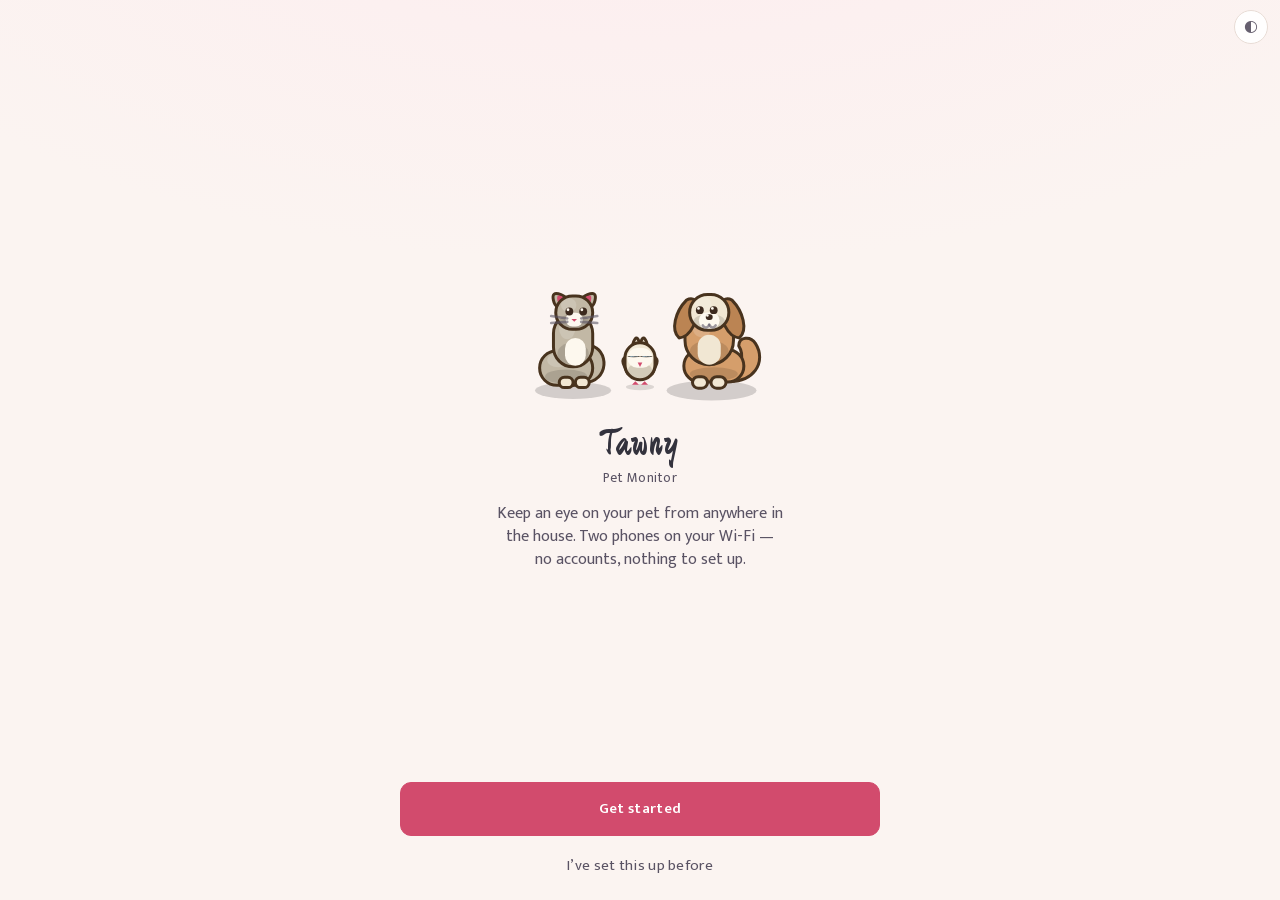
<file: Tawny/Web/index.html>
<!doctype html>
<html lang="en" data-i18n-doc-title="w_doc_title">
<head>
<meta charset="utf-8">
<meta name="viewport" content="width=device-width, initial-scale=1, viewport-fit=cover">
<meta name="theme-color" content="#fbf4f1" media="(prefers-color-scheme: light)">
<meta name="theme-color" content="#191410" media="(prefers-color-scheme: dark)">
<meta name="color-scheme" content="light dark">
<meta name="referrer" content="no-referrer">
<meta http-equiv="Content-Security-Policy" content="default-src 'none'; script-src 'self'; style-src 'self'; img-src 'self' data: blob:; media-src 'self' blob:; font-src 'self'; manifest-src 'self'; connect-src __TAWNY_CONNECT_SRC__; base-uri 'none'; form-action 'none'">
<meta name="mobile-web-app-capable" content="yes">
<meta name="apple-mobile-web-app-capable" content="yes">
<meta name="apple-mobile-web-app-status-bar-style" content="black-translucent">
<title>Tawny — Pet Monitor</title>
<link rel="icon" href="icon.svg" type="image/svg+xml">
<link rel="manifest" href="manifest.webmanifest">
<link rel="apple-touch-icon" href="icon-192.png">
<link rel="stylesheet" href="style.css">
</head>
<body>

<!-- ========================== WELCOME ==========================
     Every screen before the call is laid out the way the native shell lays
     one out (MainActivity: column() + mountCentered() + a pinned primary()):
     an optional app bar, one scrolling body, and the primary action parked in
     thumb reach at the bottom above the gesture inset. -->
<main id="welcome" class="screen app hero" tabindex="-1" hidden>
  <div class="screen-body">
   <div class="wrap">
  <!-- The cat, Tawny the owlet and the dog: drawn by scene.js, a port of the
       native PetSceneView. Tap one and it reacts. -->
  <canvas class="scene pet-scene" width="520" height="376" aria-hidden="true"></canvas>

  <header class="brand">
    <div>
      <h1 translate="no">Tawny</h1>
      <p class="sub" data-i18n="w_pet_monitor">Pet Monitor</p>
    </div>
  </header>

  <p class="welcome-lede" data-i18n="w_welcome_lede">Keep an eye on your pet from anywhere in the house.
    Two phones on your Wi-Fi — no accounts, nothing to set up.</p>
   </div>
  </div>

  <div class="screen-foot">
    <div class="wrap">
      <button id="welcome-go" class="wide primary" type="button" data-i18n="w_welcome_go">Get started</button>
      <button id="welcome-skip" class="linkbtn" type="button" data-i18n="w_welcome_skip">I’ve set this up before</button>
    </div>
  </div>
</main>

<!-- ======================= SETUP · ROLE ======================== -->
<main id="setup-role" class="screen app" tabindex="-1" hidden>
  <header class="appbar">
    <button id="setup-back" class="appbar-back" type="button" aria-label="Back" data-i18n-aria="w_back">
      <svg viewBox="0 0 24 24" aria-hidden="true"><path d="M15 4.5 7.8 12 15 19.5"/></svg>
    </button>
    <div class="appbar-titles">
      <h1 data-i18n="w_setup_title">This device</h1>
      <p class="appbar-sub" data-i18n="w_setup_sub">Which job is it doing?</p>
    </div>
    <span class="appbar-slot"></span>
  </header>

  <div class="screen-body">
   <div class="wrap">
    <div class="roles">
      <button id="setup-watcher" class="role-card big" type="button">
        <span class="role-critter" aria-hidden="true">
          <svg viewBox="0 0 64 64">
            <path d="M16 27 L12.5 7 L29 18 Z M48 27 L51.5 7 L35 18 Z"/>
            <circle cx="32" cy="35" r="18"/>
          </svg>
        </span>
        <span class="role-emoji" aria-hidden="true">
          <svg viewBox="0 0 48 48">
            <rect x="12" y="9" width="13" height="7" rx="3" fill="var(--acc)"/>
            <rect x="5" y="14" width="38" height="25" rx="6" fill="var(--acc)"/>
            <circle cx="24" cy="26.5" r="8" fill="var(--panel)"/>
            <circle cx="24" cy="26.5" r="4.2" fill="var(--acc)"/>
            <circle cx="21.6" cy="24.1" r="1.5" fill="var(--panel)"/>
            <circle cx="37" cy="19.5" r="1.8" fill="var(--panel)"/>
          </svg>
        </span>
        <span class="role-tag" data-i18n="w_role_monitor">The Monitor</span>
        <strong data-i18n="w_setup_monitor_line">Stays with your pet</strong>
        <em data-i18n="w_setup_monitor_blurb">Plug it in and point the camera. It sends video and sound, answers on
          its own, and shows a code for the Viewer to scan.</em>
        <span class="role-go" aria-hidden="true">
          <svg viewBox="0 0 24 24"><path d="M9 4.5 16.2 12 9 19.5"/></svg>
        </span>
      </button>

      <button id="setup-handheld" class="role-card big" type="button">
        <span class="role-critter" aria-hidden="true">
          <svg viewBox="0 0 64 64">
            <path d="M16 19 C 8 23 8 45 18 47 C 21 38 19 25 22 21 Z
                     M48 19 C 56 23 56 45 46 47 C 43 38 45 25 42 21 Z"/>
            <circle cx="32" cy="33" r="17"/>
          </svg>
        </span>
        <span class="role-emoji" aria-hidden="true">
          <svg viewBox="0 0 48 48">
            <rect x="13" y="4" width="22" height="40" rx="6" fill="var(--acc)"/>
            <rect x="16.5" y="9.5" width="15" height="26" rx="3" fill="var(--panel)"/>
            <rect x="20.5" y="39.2" width="7" height="2" rx="1" fill="var(--panel)"/>
            <circle cx="24" cy="6.6" r="1" fill="var(--panel)"/>
          </svg>
        </span>
        <span class="role-tag" data-i18n="w_role_viewer">The Viewer</span>
        <strong data-i18n="w_setup_viewer_line">Comes with you</strong>
        <em data-i18n="w_setup_viewer_blurb">See what the Monitor sees, listen in, hold to talk back, ring a chime,
          or save a snapshot.</em>
        <span class="role-go" aria-hidden="true">
          <svg viewBox="0 0 24 24"><path d="M9 4.5 16.2 12 9 19.5"/></svg>
        </span>
      </button>
    </div>

    <p id="setup-note" class="note" hidden></p>
   </div>
  </div>
</main>

<!-- ==================== SETUP · WATCHER QR ==================== -->
<main id="watch-pair" class="screen app" tabindex="-1" hidden>
  <header class="appbar">
    <button id="wp-back" class="appbar-back" type="button" aria-label="Back" data-i18n-aria="w_back">
      <svg viewBox="0 0 24 24" aria-hidden="true"><path d="M15 4.5 7.8 12 15 19.5"/></svg>
    </button>
    <div class="appbar-titles">
      <h1 data-i18n="w_role_monitor">The Monitor</h1>
      <p class="appbar-sub" data-i18n="w_wp_sub">Show this to the Viewer</p>
    </div>
    <span class="appbar-slot"></span>
  </header>

  <div class="screen-body">
   <div class="wrap center-text">
    <canvas id="wp-qr" class="qr" width="300" height="300"></canvas>

    <p id="wp-warn" class="warn" hidden></p>

    <p class="hint" data-i18n-rich="w_wp_hint">On the other phone, open Tawny, choose <b>The Viewer</b>,
      and point its camera at this code.</p>

    <div class="wp-share">
      <p class="wp-share-label" data-i18n="w_wp_share">Can’t scan? Send this link instead</p>
      <code id="wp-url" class="pair-url"></code>
      <button id="wp-copy" class="wide ghost" type="button" data-i18n="w_wp_copy">Copy pairing link</button>

      <details id="wp-relay" class="relay-hint" hidden>
        <summary data-i18n="w_relay_summary">Pairing with the Tawny app?</summary>
        <div class="relay-hint-body">
          <p data-i18n-rich="w_relay_body">The app can’t open a web link. On that phone, open Tawny, press and
            hold the version number at the bottom of the first screen, then choose
            <b>Servers</b> and paste this into <b>Rendezvous</b>.</p>
          <code id="wp-relay-addr" class="pair-url"></code>
          <button id="wp-relay-copy" class="wide ghost" type="button" data-i18n="w_relay_copy">Copy server address</button>
          <p class="fine" data-i18n="w_relay_fine">Both devices have to use the same server to find each other.</p>
        </div>
      </details>
    </div>

    <div class="wp-wait">
      <span class="spinner" aria-hidden="true"><i></i><i></i><i></i></span>
      <span id="wp-status" data-i18n="w_wp_waiting">Waiting for the Viewer</span>
    </div>
   </div>
  </div>

  <div class="screen-foot">
    <div class="wrap">
      <button id="wp-start" class="wide primary" type="button" data-i18n="w_wp_start">Start watching now</button>
      <button id="wp-later" class="linkbtn" type="button" data-i18n="w_wp_later">Set up later</button>
    </div>
  </div>
</main>

<!-- ========================== CHANNELS ========================== -->
<main id="channels" class="screen app" tabindex="-1" hidden>
  <header class="appbar">
    <img class="appbar-mark" src="icon.svg" alt="" width="30" height="30">
    <div class="appbar-titles">
      <h1 class="wordmark" translate="no">Tawny</h1>
      <p class="appbar-sub" data-i18n="w_pet_monitor">Pet Monitor</p>
    </div>
    <button id="ch-support" class="appbar-action appbar-heart" type="button" data-support
            aria-label="Support Tawny" title="Support Tawny"
            data-i18n-aria="w_support_title" data-i18n-title="w_support_title">
      <svg viewBox="0 0 24 24" aria-hidden="true"><path d="M12 20.3C6.2 16.1 3 12.9 3 9.3 3 6.6 5.1 4.6 7.6 4.6c1.8 0 3.3 1 4.4 2.5 1.1-1.5 2.6-2.5 4.4-2.5 2.5 0 4.6 2 4.6 4.7 0 3.6-3.2 6.8-9 11z"/></svg>
    </button>
    <button id="ch-add" class="appbar-action" type="button" aria-label="New channel"
            title="New channel" data-i18n-aria="w_ch_new" data-i18n-title="w_ch_new">
      <svg viewBox="0 0 24 24" aria-hidden="true"><path d="M12 5.5v13M5.5 12h13"/></svg>
    </button>
  </header>

  <div class="screen-body">
   <div class="wrap">
    <section class="block">
      <div class="block-head">
        <h2 data-i18n="w_ch_title">Channels</h2>
      </div>

      <ul id="ch-list" class="ch-list"></ul>

      <div id="ch-empty" class="empty-state" hidden>
        <svg class="doze" viewBox="0 0 160 110" aria-hidden="true">
          <ellipse class="doze-shadow" cx="80" cy="93" rx="46" ry="7"/>
          <g class="doze-cat">
            <path class="doze-body" d="M34 92 C 30 66 48 54 74 56 C 104 58 124 70 126 84 C 127 90 120 92 112 92 Z"/>
            <circle class="doze-head" cx="44" cy="66" r="17"/>
            <path class="doze-body" d="M32 54 L29 40 L42 50 Z M56 54 L59 40 L46 50 Z"/>
            <path class="doze-line" d="M36 68 q4 4 8 0" />
            <path class="doze-line" d="M48 68 q4 4 8 0" />
            <path class="doze-tail" d="M126 86 C 140 84 142 70 132 64"/>
          </g>
          <g class="doze-z">
            <text x="98" y="42" class="z1">z</text>
            <text x="112" y="30" class="z2">z</text>
            <text x="126" y="20" class="z3">z</text>
          </g>
        </svg>
        <p data-i18n="w_ch_empty_title">Nothing paired yet</p>
        <span data-i18n="w_ch_empty_body">Set up the phone that stays with your pet as The Monitor, then scan
          its pairing code on this one.</span>
        <button id="ch-empty-go" class="wide primary" type="button" data-i18n="w_ch_empty_go">Set this up</button>
      </div>
    </section>

    <section class="block">
      <div class="block-head"><h2 data-i18n="w_ch_join_title">Join a Monitor</h2></div>
      <p class="hint" data-i18n="w_ch_join_hint">Point your phone’s camera at the pairing code shown by The
        Monitor. It opens this page already set up.</p>
      <button id="ch-scan" class="wide" type="button" hidden data-i18n="w_scan_code">Scan pairing code</button>
    </section>

    <p id="ch-note" class="note" hidden></p>

    <footer class="fine">
    <span data-i18n="w_foot_private">Video and audio travel straight between your devices. The server only
    introduces the two phones to each other, and never gets the key that
    unlocks the picture.</span>
    <br>
    <span data-i18n="w_foot_free">Tawny is free and unlocks nothing for money — chipping in only helps pay the
    running costs.</span>

    <!-- One card into the Support sheet (tip.js). Ko-fi stays a plain link
         inside it: the official widget is a third-party <script> plus inline
         init, and this page shares the WebView with the TawnyNative bridge
         under `script-src 'self'` (SECURITY.md, "WebView hardening"). -->
    <button id="ch-support-card" class="support-card" type="button" data-support>
      <span class="support-card-ico" aria-hidden="true">
        <canvas class="pet-scene" data-cast="owlet" width="96" height="86"></canvas>
        <svg class="support-card-heart" viewBox="0 0 24 24"><path d="M12 20.3C6.2 16.1 3 12.9 3 9.3 3 6.6 5.1 4.6 7.6 4.6c1.8 0 3.3 1 4.4 2.5 1.1-1.5 2.6-2.5 4.4-2.5 2.5 0 4.6 2 4.6 4.7 0 3.6-3.2 6.8-9 11z"/></svg>
      </span>
      <span class="support-card-tt">
        <b data-i18n="w_support_title">Support Tawny</b>
        <span data-i18n="w_support_card_sub">Buy a coffee, or tip in Bitcoin</span>
      </span>
      <span class="support-card-go" aria-hidden="true"><svg viewBox="0 0 24 24"><path d="M9 4.5 16.2 12 9 19.5"/></svg></span>
    </button>
    <!-- Only where the host can keep settings (Tawny Desktop); Android has its
         own Servers screen behind the diagnostics hatch. -->
    <button id="ch-servers" class="servers-link" type="button" hidden data-i18n="w_srv_open">Servers (advanced)</button>
    </footer>
   </div>
  </div>
</main>

<!-- ============================ ROLE ============================ -->
<main id="role" class="screen app" tabindex="-1" hidden>
  <header class="appbar">
    <button id="role-back" class="appbar-back" type="button" aria-label="Back to channels" data-i18n-aria="w_back_channels">
      <svg viewBox="0 0 24 24" aria-hidden="true"><path d="M15 4.5 7.8 12 15 19.5"/></svg>
    </button>
    <div class="appbar-titles">
      <h1 id="role-name">Living room</h1>
      <p class="appbar-sub" data-i18n="w_role_sub">Pick this device’s job</p>
    </div>
    <span class="appbar-slot"></span>
  </header>

  <div class="screen-body">
   <div class="wrap">
    <div class="roles">
      <button id="pick-station" class="role-card" type="button">
        <span class="role-critter" aria-hidden="true">
          <svg viewBox="0 0 64 64">
            <path d="M16 27 L12.5 7 L29 18 Z M48 27 L51.5 7 L35 18 Z"/>
            <circle cx="32" cy="35" r="18"/>
          </svg>
        </span>
        <span class="role-emoji" aria-hidden="true">
          <svg viewBox="0 0 48 48">
            <rect x="12" y="9" width="13" height="7" rx="3" fill="var(--acc)"/>
            <rect x="5" y="14" width="38" height="25" rx="6" fill="var(--acc)"/>
            <circle cx="24" cy="26.5" r="8" fill="var(--panel)"/>
            <circle cx="24" cy="26.5" r="4.2" fill="var(--acc)"/>
            <circle cx="21.6" cy="24.1" r="1.5" fill="var(--panel)"/>
            <circle cx="37" cy="19.5" r="1.8" fill="var(--panel)"/>
          </svg>
        </span>
        <span class="role-tag" data-i18n="w_role_monitor">The Monitor</span>
        <strong data-i18n="w_role_monitor_line">Leave it with the pet</strong>
        <em data-i18n="w_role_monitor_blurb">Sends camera and microphone, answers on its own, plays chimes, and
          shows a pairing code for your phone.</em>
        <span class="role-go" aria-hidden="true">
          <svg viewBox="0 0 24 24"><path d="M9 4.5 16.2 12 9 19.5"/></svg>
        </span>
      </button>

      <button id="pick-viewer" class="role-card" type="button">
        <span class="role-critter" aria-hidden="true">
          <svg viewBox="0 0 64 64">
            <path d="M16 19 C 8 23 8 45 18 47 C 21 38 19 25 22 21 Z
                     M48 19 C 56 23 56 45 46 47 C 43 38 45 25 42 21 Z"/>
            <circle cx="32" cy="33" r="17"/>
          </svg>
        </span>
        <span class="role-emoji" aria-hidden="true">
          <svg viewBox="0 0 48 48">
            <rect x="13" y="4" width="22" height="40" rx="6" fill="var(--acc)"/>
            <rect x="16.5" y="9.5" width="15" height="26" rx="3" fill="var(--panel)"/>
            <rect x="20.5" y="39.2" width="7" height="2" rx="1" fill="var(--panel)"/>
            <circle cx="24" cy="6.6" r="1" fill="var(--panel)"/>
          </svg>
        </span>
        <span class="role-tag" data-i18n="w_role_viewer">The Viewer</span>
        <strong data-i18n="w_role_viewer_line">Keep it with you</strong>
        <em data-i18n="w_role_viewer_blurb">Watch and listen, hold to talk, ring a chime, save a snapshot.</em>
        <span class="role-go" aria-hidden="true">
          <svg viewBox="0 0 24 24"><path d="M9 4.5 16.2 12 9 19.5"/></svg>
        </span>
      </button>
    </div>

    <p id="role-note" class="note" hidden></p>
   </div>
  </div>
</main>

<!-- ============================ JOIN ============================ -->
<main id="join" class="screen app hero" tabindex="-1" hidden>
  <div class="screen-body">
   <div class="wrap center-text">
    <span class="join-seal" aria-hidden="true">
      <img class="join-mark" src="icon.svg" alt="" width="60" height="60">
    </span>
    <h1 class="hero-title" data-i18n="w_join_title">Pairing code accepted</h1>
    <p class="join-body"><span data-i18n="w_join_pre">You’re about to join</span>
      <b id="join-name">the monitor</b> <span data-i18n="w_join_post">as a Viewer.</span></p>
    <p id="join-note" class="warn" hidden></p>
   </div>
  </div>

  <div class="screen-foot">
    <div class="wrap">
      <button id="join-go" class="wide primary" type="button" data-i18n="w_join_go">Join now</button>
      <button id="join-cancel" class="wide ghost" type="button" data-i18n="w_not_now">Not now</button>
    </div>
  </div>
</main>

<!-- ============================ LIVE ============================ -->
<main id="live" class="screen" hidden>
  <div class="stage">
    <!-- The Viewer's zoom moves this layer; the picture inside keeps its turn. -->
    <div id="remote-zoom">
      <video id="remote" playsinline autoplay muted hidden></video>
    </div>
    <!-- Remote audio rides its own element: Android WebView will not reliably
         play an audio-only stream out of a hidden <video>. -->
    <audio id="remote-audio" autoplay></audio>
    <!-- The Watcher mounts one hidden <audio> per connected Handheld for
         talk-back; empty on the Handheld. -->
    <div id="peer-audio" hidden></div>

    <div id="loader" class="loader" role="status" aria-label="Connecting" data-i18n-aria="w_aria_connecting" hidden>
      <i></i><i></i><i></i><i></i><i></i>
    </div>

    <video id="local" playsinline autoplay muted hidden></video>

    <div id="rail" class="rail">
      <div class="rail-left">
        <span id="dot" class="dot"></span>
        <span id="statusline" data-i18n="w_status_connecting">Connecting</span>
      </div>
      <div id="meter" class="meter" role="img" aria-label="Sound level at the far end" data-i18n-aria="w_aria_sound_level"></div>
      <div class="rail-right">
        <!-- Monitor only, when its "Announce viewers" switch is on: says to
             anyone in the room that every phone that starts watching is
             announced with a sound. -->
        <span id="announcechip" hidden role="img" aria-label="Viewers are announced with a sound" data-i18n-aria="w_aria_announce">
          <svg viewBox="0 0 24 24" aria-hidden="true"><path d="M6 16.5V11a6 6 0 0 1 12 0v5.5l1.6 1.8H4.4Z"/><path d="M10 20.6a2.2 2.2 0 0 0 4 0"/></svg><b data-i18n="w_announce_chip">Announced</b>
        </span>
        <button id="peercount" class="tag-count" type="button" hidden aria-label="Phones watching" data-i18n-aria="w_aria_phones_watching">
          <svg viewBox="0 0 24 24" aria-hidden="true"><rect x="6" y="2.5" width="12" height="19" rx="2.6"/><line x1="10.5" y1="18.4" x2="13.5" y2="18.4"/></svg><b></b>
        </button>
        <span id="peerlabel" class="tag-device" hidden></span>
        <!-- Handheld only: the Monitor's live battery, mirrored as it changes. -->
        <span id="battchip" class="tag-batt" hidden>
          <svg viewBox="0 0 30 14" aria-hidden="true" class="batt-ico">
            <rect x="1" y="2" width="24" height="10" rx="2.4" fill="none" stroke="currentColor" stroke-width="1.5"/>
            <rect x="26" y="4.6" width="2.6" height="4.8" rx="1" fill="currentColor"/>
            <rect class="batt-fill" x="3" y="4" width="20" height="6" rx="1" fill="currentColor"/>
          </svg>
          <svg viewBox="0 0 24 24" aria-hidden="true" class="batt-bolt"><path d="M13 2 5 13.5h5.5L9 22l9-12h-6l1-8Z" fill="currentColor"/></svg>
          <b class="batt-pct"></b>
        </span>
        <!-- Kept only so older references resolve: the safety code no longer
             sits in the rail, it is the first-connection card and nothing else. -->
        <span id="sas-chip" hidden></span>
        <span id="channel"></span>
      </div>
    </div>

    <!-- One centred message over the video. Two overlays fighting for the same
         spot is how the SAS card ended up on top of the picture-in-picture. -->
    <div id="stage-note" class="stage-note" hidden>
      <strong id="stage-note-title"></strong>
      <span id="stage-note-body"></span>
    </div>

    <div id="talkflag" class="talkflag" data-i18n="w_listening_to_you" hidden>Listening to you</div>

    <!-- Lens selector — shown when the monitor has multiple cameras -->
    <div id="lens-bar" class="lens-bar" hidden></div>
    <!-- Zoom level indicator — appears during pinch, fades out -->
    <div id="zoom-chip" class="zoom-chip" hidden></div>

    <!-- Hold-to-talk: a floating key of its own, big enough for a thumb to
         hold without hunting for it — see the .talk-fab note in style.css
         for why this moved out of the control row. Viewer only; CSS keys
         its visibility off #live[data-role]. -->
    <button id="btn-talk" class="talk-fab" type="button" aria-label="Hold to talk" data-i18n-aria="w_hold_to_talk">
      <svg class="talk-mic" viewBox="0 0 24 24" fill="none" stroke="currentColor" stroke-width="2" stroke-linecap="round" stroke-linejoin="round" aria-hidden="true"><rect x="9" y="3" width="6" height="11" rx="3"/><path d="M6 11a6 6 0 0 0 12 0"/><path d="M12 17v4M9 21h6"/></svg>
      <span class="talk-state" data-i18n="w_hold_to_talk">Hold to talk</span>
    </button>

    <div id="sas" class="sas" hidden>
      <!-- Replaced from app.js before this card is ever shown: the Monitor is
           asking about one named phone, a Handheld about its own connection. -->
      <p id="sas-note" data-i18n="w_sas_note_default">Check this code matches the one on the other phone:</p>
      <strong id="sas-code" class="sas-code"></strong>
      <div class="sas-actions">
        <button id="sas-ok" type="button" class="wide primary" data-i18n="w_sas_looks_right">Looks right</button>
        <button id="sas-no" type="button" class="wide ghost" data-i18n="w_sas_disconnect">Disconnect</button>
      </div>
    </div>
  </div>

  <nav id="controls-viewer" class="controls" hidden>
    <button id="btn-chime" class="ctl" type="button">
      <span class="ico"><svg viewBox="0 0 24 24" fill="none" stroke="currentColor" stroke-width="2" stroke-linecap="round" stroke-linejoin="round"><path d="M6 16V11a6 6 0 0 1 12 0v5l2 3H4l2-3Z"/><path d="M10 20a2 2 0 0 0 4 0"/></svg></span>
      <span data-i18n="w_ctl_chime">Chime</span>
    </button>
    <button id="btn-torch" class="ctl" type="button" aria-pressed="false">
      <span class="ico"><svg viewBox="0 0 24 24" fill="none" stroke="currentColor" stroke-width="2" stroke-linecap="round" stroke-linejoin="round"><path d="M8 5.6h8l-1.3 3.8H9.3L8 5.6Z"/><path d="M9.3 9.4h5.4v10.2a1.8 1.8 0 0 1-1.8 1.8h-1.8a1.8 1.8 0 0 1-1.8-1.8V9.4Z"/><path d="M9.7 13.4h4.6"/><g class="beam"><path d="M12 3.4V1.6"/><path d="M6.9 4.5 5.7 3"/><path d="m17.1 4.5 1.2-1.5"/></g></svg></span>
      <span data-i18n="w_ctl_light">Light</span>
    </button>
    <button id="btn-mute-viewer" class="ctl" type="button" aria-pressed="false">
      <span class="ico"><svg viewBox="0 0 24 24" fill="none" stroke="currentColor" stroke-width="2" stroke-linecap="round" stroke-linejoin="round"><path d="M4 9v6h4l5 4V5L8 9H4Z"/><line class="slash" x1="3" y1="3" x2="21" y2="21"/></svg></span>
      <span data-i18n="w_ctl_mute_listen">Mute</span>
    </button>
    <button id="btn-cam" class="ctl" type="button">
      <span class="ico"><svg viewBox="0 0 24 24" fill="none" stroke="currentColor" stroke-width="2" stroke-linecap="round" stroke-linejoin="round"><rect x="3" y="6" width="13" height="12" rx="2"/><path d="m16 10.5 5-2.5v8l-5-2.5"/></svg></span>
      <span data-i18n="w_ctl_my_camera">My camera</span>
    </button>
    <button id="btn-snap" class="ctl" type="button">
      <span class="ico"><svg viewBox="0 0 24 24" fill="none" stroke="currentColor" stroke-width="2" stroke-linecap="round" stroke-linejoin="round"><path d="M4 8h3l1.5-2h7L18 8h2a1 1 0 0 1 1 1v9a1 1 0 0 1-1 1H4a1 1 0 0 1-1-1V9a1 1 0 0 1 1-1Z"/><circle cx="12" cy="13" r="3.5"/></svg></span>
      <span data-i18n="w_ctl_snapshot">Snapshot</span>
    </button>
    <button id="btn-video" class="ctl" type="button" aria-pressed="false">
      <span class="ico"><svg viewBox="0 0 24 24" fill="none" stroke="currentColor" stroke-width="2" stroke-linecap="round" stroke-linejoin="round"><circle cx="12" cy="12" r="9.5"/><circle class="rec-dot" cx="12" cy="12" r="6.5" fill="currentColor" stroke="none"/></svg></span>
      <span data-i18n="w_ctl_record">Record</span>
    </button>
    <button id="btn-leave" class="ctl danger" type="button">
      <span class="ico"><svg viewBox="0 0 24 24" fill="currentColor" stroke="none"><path transform="rotate(135 12 12)" d="M12 9c-2.4 0-4.7.37-6.86 1.05-.9.28-1.53 1.09-1.62 2.02l-.15 1.52a1.5 1.5 0 0 0 1.02 1.57l2.53.84a1.5 1.5 0 0 0 1.9-.98l.5-1.6c1.98-.6 4.42-.6 6.4 0l.5 1.6a1.5 1.5 0 0 0 1.9.98l2.53-.84a1.5 1.5 0 0 0 1.02-1.57l-.15-1.52c-.09-.93-.72-1.74-1.62-2.02A23.2 23.2 0 0 0 12 9Z"/></svg></span>
      <span data-i18n="w_ctl_hang_up">Hang up</span>
    </button>
  </nav>

  <nav id="controls-station" class="controls" hidden>
    <button id="btn-flip" class="ctl" type="button">
      <span class="ico"><svg viewBox="0 0 24 24" fill="none" stroke="currentColor" stroke-width="2" stroke-linecap="round" stroke-linejoin="round"><rect x="3" y="7" width="18" height="13" rx="2"/><circle cx="12" cy="13.5" r="3"/><path d="M9 4h6"/><path d="M15.5 12.5a3.5 3.5 0 0 0-6-2M8.5 14.5a3.5 3.5 0 0 0 6 2"/></svg></span>
      <span data-i18n="w_ctl_flip_camera">Flip camera</span>
    </button>
    <button id="btn-mute" class="ctl" type="button">
      <span class="ico"><svg viewBox="0 0 24 24" fill="none" stroke="currentColor" stroke-width="2" stroke-linecap="round" stroke-linejoin="round"><rect x="9" y="3" width="6" height="11" rx="3"/><path d="M6 11a6 6 0 0 0 12 0"/><path d="M12 17v4M9 21h6"/><line class="slash" x1="4" y1="3.5" x2="20" y2="20.5"/></svg></span>
      <span data-i18n="w_ctl_mute_mic">Mute mic</span>
    </button>
    <button id="btn-dim" class="ctl" type="button">
      <span class="ico"><svg viewBox="0 0 24 24" fill="none" stroke="currentColor" stroke-width="2" stroke-linecap="round" stroke-linejoin="round"><path d="M20 13A8 8 0 1 1 11 4a6 6 0 0 0 9 9Z"/></svg></span>
      <span data-i18n="w_ctl_dim_screen">Dim screen</span>
    </button>
    <button id="btn-stop" class="ctl danger" type="button">
      <span class="ico"><svg viewBox="0 0 24 24" fill="currentColor" stroke="none"><path transform="rotate(135 12 12)" d="M12 9c-2.4 0-4.7.37-6.86 1.05-.9.28-1.53 1.09-1.62 2.02l-.15 1.52a1.5 1.5 0 0 0 1.02 1.57l2.53.84a1.5 1.5 0 0 0 1.9-.98l.5-1.6c1.98-.6 4.42-.6 6.4 0l.5 1.6a1.5 1.5 0 0 0 1.9.98l2.53-.84a1.5 1.5 0 0 0 1.02-1.57l-.15-1.52c-.09-.93-.72-1.74-1.62-2.02A23.2 23.2 0 0 0 12 9Z"/></svg></span>
      <span data-i18n="w_ctl_end_call">End call</span>
    </button>
  </nav>

  <div id="chimes" class="chimes" hidden>
    <button type="button" data-sound="bark" data-i18n="w_chime_bark">Dog toy</button>
    <button type="button" data-sound="pspsps" data-i18n="w_chime_pspsps">Psp psp psp</button>
    <button type="button" data-sound="meow" data-i18n="w_chime_meow">Meow</button>
    <button type="button" data-sound="goodboy" data-i18n="w_chime_goodboy">Good boy</button>
    <button type="button" data-sound="bell" data-i18n="w_chime_bell">Bell</button>
  </div>
</main>

<!-- ========================== PAIRING ===========================
     The three sheets below slide up from the bottom edge behind a fading
     scrim, the way a phone presents a modal — see openSheet()/closeSheet()
     in app.js and the `.sheet` block in style.css. -->
<div id="pair" class="sheet" hidden>
  <div class="sheet-card" role="dialog" aria-modal="true" aria-labelledby="pair-title">
    <span class="sheet-grip" aria-hidden="true"></span>
    <h2 id="pair-title" data-i18n="w_pair_title">Pair a Viewer</h2>
    <p class="hint"><span data-i18n="w_pair_hint">Point your phone’s camera at this code. It opens Tawny
      already joined to</span> <b id="pair-name"></b>.</p>

    <canvas id="qr" class="qr" width="300" height="300"></canvas>

    <p id="pair-expiry" class="hint"></p>

    <label class="field">
      <span data-i18n="w_pair_profile">Address the Viewer will use</span>
      <select id="pair-profile"></select>
    </label>

    <div id="pair-custom-wrap" class="field" hidden>
      <span id="pair-custom-label" data-i18n="w_pair_address">Address</span>
      <input id="pair-custom" aria-labelledby="pair-custom-label" type="url" inputmode="url" autocomplete="off" spellcheck="false" autocapitalize="off"
             placeholder="https://tawny.example.net">
    </div>

    <p id="pair-warn" class="warn" hidden></p>

    <code id="pair-url" class="pair-url"></code>

    <details id="pair-relay" class="relay-hint" hidden>
      <summary data-i18n="w_relay_summary">Pairing with the Tawny app?</summary>
      <div class="relay-hint-body">
        <p data-i18n-rich="w_relay_body">The app can’t open a web link. On that phone, open Tawny, press and
          hold the version number at the bottom of the first screen, then choose
          <b>Servers</b> and paste this into <b>Rendezvous</b>.</p>
        <code id="pair-relay-addr" class="pair-url"></code>
        <button id="pair-relay-copy" class="wide ghost" type="button" data-i18n="w_relay_copy">Copy server address</button>
        <p class="fine" data-i18n="w_relay_fine">Both devices have to use the same server to find each other.</p>
      </div>
    </details>

    <div class="sheet-actions">
      <button id="pair-copy" class="wide ghost" type="button" data-i18n="w_pair_copy">Copy link</button>
      <button id="pair-close" class="wide" type="button" data-i18n="w_done">Done</button>
    </div>
  </div>
</div>

<!-- ========================= UPDATE BOARD =======================
     Once per version, after an update: a glowing hero (the icon on slow
     rays, the version on a tag), the changes that matter most as cards, what
     the update kept, "Let's go", the changelog, and a quiet line about
     support. Filled from `release` in config.json, which each platform writes
     for itself (Tawny Docker's whatsnew.json). The Android app and the native
     Desktop draw their own (MainActivity.showWhatsNew, WhatsNewSheet). -->
<div id="whatsnew" class="sheet whatsnew" hidden>
  <canvas id="wn-confetti" class="wn-confetti" aria-hidden="true"></canvas>
  <div class="sheet-card wn-card" role="dialog" aria-modal="true" aria-labelledby="wn-title" aria-describedby="wn-eyebrow">
    <div class="wn-hero" aria-hidden="true">
      <span class="wn-glow"><span class="wn-rays"></span></span>
      <img class="wn-medal" src="icon.svg" alt="">
      <span id="wn-tag" class="wn-tag"></span>
    </div>
    <p id="wn-eyebrow" class="sr-only"></p>
    <h2 id="wn-title" class="wn-title" data-i18n="w_whatsnew_title">Tawny just got better</h2>
    <p class="wn-sub" data-i18n="w_whatsnew_sub">Here’s what’s new for you and your pet.</p>
    <ul id="wn-notes" class="wn-notes"></ul>
    <p id="wn-kept" class="wn-kept" hidden>
      <svg viewBox="0 0 24 24" aria-hidden="true"><path d="m4 12.5 5 5L20 6.5"/></svg><span></span>
    </p>
    <div class="sheet-actions">
      <button id="wn-done" class="wide primary" type="button" data-i18n="w_whatsnew_done">Let’s go</button>
    </div>
    <a id="wn-changelog" class="wn-changelog" href="#" target="_blank" rel="noopener noreferrer">
      <span data-i18n="w_whatsnew_changelog">See everything that changed</span> ↗</a>
    <p class="wn-thanks"><span data-i18n="w_whatsnew_thanks">Tawny stays free because of people like you.</span>
      <button id="wn-support" class="wn-support" type="button" data-support data-i18n="w_support_title">Support Tawny</button></p>
  </div>
</div>

<!-- ========================= TIP IN BITCOIN =====================
     Opened by every "Tip in Bitcoin" button (tip.js). Pick an amount, scan or
     open the invoice; when its zap receipt shows up the sheet says thank you. -->
<div id="tip" class="sheet" hidden>
  <div class="sheet-card tip-card" role="dialog" aria-modal="true" aria-labelledby="hub-title">
    <span class="sheet-grip" aria-hidden="true"></span>
    <div id="tip-hub" class="tip-hub">
      <!-- The welcome trio, live on a stage of their own: tap one and it does
           its thing. -->
      <div class="hub-stage">
        <canvas class="pet-scene hub-scene" width="520" height="376" aria-hidden="true"></canvas>
      </div>
      <h2 id="hub-title" data-i18n="w_support_title">Support Tawny</h2>
      <p class="hub-intro" data-i18n="w_support_intro">Tawny is free, has no ads and doesn’t collect anything about you. If you enjoy it, you can help keep it that way.</p>
      <!-- Two picture-first cards, side by side: a plate with the drawing,
           then a title and one line beneath. -->
      <div class="hub-rows">
        <a class="hub-card hub-kofi" href="https://ko-fi.com/tawnyone" target="_blank" rel="noopener noreferrer">
          <span class="hub-plate" aria-hidden="true">
            <svg class="hub-art" viewBox="0 0 80 80">
              <path class="steam s1" d="M30 22c-4-5 4-8 0-14"/>
              <path class="steam s2" d="M40 22c-4-5 4-8 0-14"/>
              <path class="steam s3" d="M50 22c-4-5 4-8 0-14"/>
              <path class="mug" d="M16 28h48v22a18 18 0 0 1-18 18H34a18 18 0 0 1-18-18z"/>
              <path class="mug" d="M64 33h4a9 9 0 0 1 0 18h-4v-6h4a3 3 0 0 0 0-6h-4z"/>
              <path class="mug-heart" d="M40 55c-6-4-9-7-9-10.5 0-2.6 2-4.5 4.4-4.5 1.9 0 3.4 1 4.6 2.6 1.2-1.6 2.7-2.6 4.6-2.6 2.4 0 4.4 1.9 4.4 4.5 0 3.5-3 6.5-9 10.5z"/>
            </svg>
          </span>
          <b data-i18n="w_support_kofi">Buy a coffee</b>
          <small><span data-i18n="w_support_kofi_sub">Card or PayPal on Ko-fi</span> ↗</small>
        </a>
        <button id="hub-lightning" class="hub-card hub-bolt" type="button">
          <span class="hub-plate" aria-hidden="true">
            <span class="hub-orb"><svg viewBox="0 0 80 80"><path class="bolt" d="M48 4 18 44h18l-6 32 32-42H44z"/></svg></span>
          </span>
          <b data-i18n="w_tip_title">Tip in Bitcoin</b>
          <small data-i18n="w_support_ln_sub">Over Lightning with any wallet, or on strike.me</small>
        </button>
      </div>
      <p class="hub-foot" data-i18n="w_support_thanks_line">Thank you for being here.</p>
      <button id="hub-close" class="linkbtn tip-close" type="button" data-i18n="w_not_now">Not now</button>
    </div>
    <div id="tip-pick" hidden>
      <div class="tip-head">
        <button id="tip-back" class="tip-back" type="button" aria-label="Back" data-i18n-aria="w_back">
          <svg viewBox="0 0 24 24" aria-hidden="true"><path d="M15 4.5 7.8 12 15 19.5"/></svg>
        </button>
        <div>
          <h2 id="tip-title" data-i18n="w_tip_title">Tip in Bitcoin</h2>
          <p id="tip-sub" class="hint" data-i18n="w_tip_sub">Over Lightning, with any wallet. Tawny stays free either way.</p>
        </div>
      </div>
      <div id="tip-amounts" class="tip-amounts" role="radiogroup" data-i18n-aria="w_tip_amount" aria-label="Amount">
        <button class="tip-amt" type="button" role="radio" data-i="0"><b>$2</b><small></small></button>
        <button class="tip-amt" type="button" role="radio" data-i="1"><b>$5</b><small></small></button>
        <button class="tip-amt" type="button" role="radio" data-i="2"><b>$10</b><small></small></button>
        <button class="tip-amt" type="button" role="radio" data-i="3"><b data-i18n="w_tip_other">Other</b><small data-i18n="w_tip_any">any amount</small></button>
      </div>
      <form id="tip-other" class="tip-other" hidden>
        <span id="tip-other-cur">$</span>
        <input id="tip-other-input" inputmode="decimal" autocomplete="off" spellcheck="false" data-i18n-aria="w_tip_amount" aria-label="Amount">
        <button class="wide" type="submit" data-i18n="w_tip_create">Create code</button>
      </form>
      <div id="tip-qr" class="tip-qr" data-state="loading">
        <canvas class="pet-scene tip-owl" data-cast="owlet" width="144" height="128" aria-hidden="true"></canvas>
        <div id="tip-qr-img" class="tip-qr-img"></div>
        <span class="tip-qr-badge" aria-hidden="true"><svg viewBox="0 0 24 24"><path d="M15 1.8 5.8 13.2h5.2L9 22.2l9.2-11.4H13z"/></svg></span>
        <div class="tip-qr-state"><span class="tip-spin" aria-hidden="true"></span><span id="tip-qr-msg"></span>
          <button id="tip-retry" class="linkbtn" type="button" hidden data-i18n="w_tip_retry">Try again</button></div>
      </div>
      <p class="tip-scan" data-i18n="w_tip_scan">Scan with any Bitcoin wallet on your phone</p>
      <p id="tip-waiting" class="tip-waiting"><span class="tip-spin small" aria-hidden="true"></span><span data-i18n="w_tip_waiting">Waiting for payment…</span></p>
      <div class="sheet-actions tip-actions">
        <a id="tip-wallet" class="wide primary" href="#" data-i18n="w_tip_open_wallet">Open wallet</a>
        <a id="tip-strike" class="wide" href="https://strike.me/@loustrikes" target="_blank" rel="noopener noreferrer" data-i18n="w_tip_strike">Pay on strike.me</a>
      </div>
      <div class="tip-codeline">
        <span id="tip-code" class="tip-code">—</span>
        <button id="tip-copy" class="linkbtn" type="button" data-i18n="w_tip_copy">Copy invoice</button>
      </div>
      <button id="tip-close" class="linkbtn tip-close" type="button" data-i18n="w_tip_close">Not now</button>
    </div>
    <div id="tip-thanks" class="tip-thanks" hidden>
      <div id="tip-hearts" class="tip-hearts" aria-hidden="true"></div>
      <div class="tip-party">
        <canvas id="tip-party-scene" class="pet-scene" width="520" height="376" aria-hidden="true"></canvas>
        <svg class="tip-check" viewBox="0 0 52 52" aria-hidden="true"><circle cx="26" cy="26" r="24"/><path d="M15 27 l7 7 l15 -16"/></svg>
      </div>
      <h2 data-i18n="w_tip_thanks">Thank you!</h2>
      <p class="tip-big" aria-hidden="true"><b id="tip-big-amt"></b><span id="tip-big-sats"></span></p>
      <p id="tip-got" class="tip-got sr-only"></p>
      <p class="hint" data-i18n="w_tip_thanks_body">You’re making Tawny better for everyone.</p>
      <div class="sheet-actions"><button id="tip-done" class="wide primary" type="button" data-i18n="w_tip_done">Done</button></div>
    </div>
  </div>
</div>

<!-- ========================= WHO'S HERE =========================
     Opened from the phone-count chip in the live rail, on the Monitor and on
     every Viewer: everyone on this camera right now, by the name each person
     gave and the phone they are on. The Monitor is the source of the list;
     a Viewer shows what the Monitor last sent. -->
<div id="who" class="sheet" hidden>
  <div class="sheet-card" role="dialog" aria-modal="true" aria-labelledby="who-title">
    <span class="sheet-grip" aria-hidden="true"></span>
    <h2 id="who-title" data-i18n="w_who_title">Who’s here</h2>
    <ul id="who-list" class="who-list"></ul>
    <p id="who-old" class="hint" hidden data-i18n="w_who_old">The Monitor is on an older Tawny, so it can’t share who else is watching.</p>
    <div class="sheet-actions">
      <button id="who-rename" class="wide ghost" type="button" data-i18n="w_who_rename">Change my name</button>
      <button id="who-close" class="wide primary" type="button" data-i18n="w_who_close">Done</button>
    </div>
  </div>
</div>

<!-- ======================= WHAT TO CALL YOU ======================
     Asked once, the first time this device goes live (the Android app asks in
     its own dialog instead), and again from "Change my name". -->
<div id="myname" class="sheet" hidden>
  <div class="sheet-card" role="dialog" aria-modal="true" aria-labelledby="myname-title">
    <span class="sheet-grip" aria-hidden="true"></span>
    <h2 id="myname-title" data-i18n="w_myname_title">What should the others call you?</h2>
    <label class="field">
      <span data-i18n="w_myname_label">Your name</span>
      <input id="myname-input" maxlength="24" spellcheck="false" autocomplete="nickname">
    </label>
    <p class="hint" id="myname-hint" data-i18n="w_myname_hint">Everyone on this camera sees it next to this device. Leave it empty to show just the device.</p>
    <div class="sheet-actions">
      <button id="myname-skip" class="wide ghost" type="button" data-i18n="w_myname_skip">Not now</button>
      <button id="myname-save" class="wide primary" type="button" data-i18n="w_myname_save">Save</button>
    </div>
  </div>
</div>

<!-- =========================== SERVERS ========================== -->
<div id="servers" class="sheet" hidden>
  <div class="sheet-card" role="dialog" aria-modal="true" aria-labelledby="servers-title">
    <span class="sheet-grip" aria-hidden="true"></span>
    <h2 id="servers-title" data-i18n="w_srv_title">Servers</h2>
    <label class="field">
      <span data-i18n="w_srv_nostr">Nostr relays</span>
      <textarea id="servers-nostr" rows="3" spellcheck="false" autocomplete="off" autocapitalize="off" inputmode="url"></textarea>
    </label>
    <p class="hint" id="servers-hint" data-i18n="w_srv_hint">How your devices find each other. List your own relays (up to 5, one per line) to use only those. A relay only ever sees sealed envelopes: never your video, never your pairing key.</p>
    <div id="servers-health-wrap" class="relay-health" hidden>
      <h3 data-i18n="w_srv_h_title">Last check on this computer</h3>
      <ul id="servers-health"></ul>
    </div>
    <label class="only-row" for="servers-only">
      <input id="servers-only" type="checkbox">
      <span class="only-text">
        <span class="only-title" data-i18n="w_only_title">Use only my relays</span>
        <span class="only-sub" data-i18n="w_only_sub">Turns off Tawny’s backup server too. Your relays are tested before this is switched on.</span>
      </span>
    </label>
    <p class="note" id="servers-note" role="alert" hidden></p>
    <div class="sheet-actions">
      <button id="servers-cancel" class="wide ghost" type="button" data-i18n="w_srv_cancel">Cancel</button>
      <button id="servers-save" class="wide primary" type="button" data-i18n="w_srv_save">Save</button>
    </div>
  </div>
</div>

<!-- ====================== ONLY MY RELAYS ======================= -->
<div id="only" class="sheet" hidden>
  <div class="sheet-card" role="dialog" aria-modal="true" aria-labelledby="only-title">
    <span class="sheet-grip" aria-hidden="true"></span>
    <h2 id="only-title" data-i18n="w_only_title">Use only my relays</h2>
    <div class="relay-health only-results">
      <h3 data-i18n="w_only_results">Test from this computer, just now</h3>
      <ul id="only-list"></ul>
    </div>
    <p class="hint" id="only-verdict" role="status"></p>
    <ul class="only-terms" id="only-terms" hidden>
      <li data-i18n="w_only_term_backup">No backup. If your relays are down or out of reach, your devices do not connect until they are back.</li>
      <li data-i18n="w_only_term_both">Every device needs the same relays. Set them on the phone too (Diagnostics, then Servers), or the two will never meet.</li>
      <li data-i18n="w_only_term_video">Tawny’s video relay is switched off with it. Away from home, video then needs a direct connection or a video relay of your own.</li>
      <li data-i18n="w_only_term_undo">To undo it, clear the tick in Servers and save.</li>
    </ul>
    <div class="sheet-actions">
      <button id="only-cancel" class="wide ghost" type="button" data-i18n="w_only_cancel">Keep the backup</button>
      <button id="only-go" class="wide primary" type="button" data-i18n="w_only_go" hidden disabled>Use only my relays</button>
    </div>
  </div>
</div>

<!-- ========================= NEW CHANNEL ======================== -->
<div id="editor" class="sheet" hidden>
  <div class="sheet-card" role="dialog" aria-modal="true" aria-labelledby="editor-title">
    <span class="sheet-grip" aria-hidden="true"></span>
    <h2 id="editor-title" data-i18n="w_ch_new">New channel</h2>
    <label class="field">
      <span data-i18n="w_editor_name">Name</span>
      <input id="editor-name" name="channel-name" maxlength="40" spellcheck="false" autocomplete="off" placeholder="Living room" data-i18n-ph="w_editor_ph">
    </label>
    <p class="hint" id="editor-hint">A fresh key is generated for this channel.
      Only devices you pair can join it.</p>
    <div class="sheet-actions">
      <button id="editor-cancel" class="wide ghost" type="button" data-i18n="w_cancel">Cancel</button>
      <button id="editor-save" class="wide primary" type="button" data-i18n="w_save">Save</button>
    </div>
  </div>
</div>

<!-- ==================== CHANNEL ROW OVERFLOW ====================
     The trailing "⋯" on a channel row opens this, rather than parking two
     tiny glyph buttons on the row itself. Same shape as the native app's
     long-press menu on a session card (MainActivity.showSessionsHome). -->
<div id="row-menu" class="sheet" hidden>
  <div class="sheet-card menu-card" role="dialog" aria-modal="true" aria-labelledby="row-menu-title">
    <span class="sheet-grip" aria-hidden="true"></span>
    <h2 id="row-menu-title" data-i18n="w_menu_channel">Channel</h2>
    <div class="menu-list">
      <button id="row-rename" class="menu-item" type="button">
        <span class="menu-ico" aria-hidden="true">
          <svg viewBox="0 0 24 24"><path d="M4 20h4l10-10-4-4L4 16v4Z"/><path d="m14.5 5.5 4 4"/></svg>
        </span>
        <span data-i18n="w_menu_rename">Rename</span>
      </button>
      <button id="row-switch-role" class="menu-item" type="button">
        <span class="menu-ico" aria-hidden="true">
          <svg viewBox="0 0 24 24"><path d="M17 2.1 21 6l-4 3.9"/><path d="M3 11V9a4 4 0 0 1 4-4h14"/><path d="M7 21.9 3 18l4-3.9"/><path d="M21 13v2a4 4 0 0 1-4 4H3"/></svg>
        </span>
        <span data-i18n="w_menu_switch_role">Switch role</span>
      </button>
      <button id="row-delete" class="menu-item danger" type="button">
        <span class="menu-ico" aria-hidden="true">
          <svg viewBox="0 0 24 24"><path d="M5 7h14M10 7V4.5h4V7m-8 0 1 13h10l1-13"/></svg>
        </span>
        <span data-i18n="w_menu_delete">Delete channel</span>
      </button>
    </div>
    <div class="sheet-actions">
      <button id="row-cancel" class="wide ghost" type="button" data-i18n="w_cancel">Cancel</button>
    </div>
  </div>
</div>

<!-- ======================= DELETE CHANNEL ======================== -->
<div id="del-confirm" class="sheet" hidden>
  <div class="sheet-card" role="alertdialog" aria-modal="true" aria-labelledby="del-title" aria-describedby="del-body">
    <span class="sheet-grip" aria-hidden="true"></span>
    <h2 id="del-title">Delete channel?</h2>
    <p class="hint" id="del-body" data-i18n="w_del_body">Devices paired to it will stop connecting. You can pair them again later.</p>
    <div class="sheet-actions">
      <button id="del-cancel" class="wide ghost" type="button" data-i18n="w_cancel">Cancel</button>
      <button id="del-go" class="wide primary danger" type="button" data-i18n="w_del_go">Delete</button>
    </div>
  </div>
</div>

<!-- ========================== SCANNER =========================== -->
<div id="scanner" class="sheet" hidden>
  <div class="sheet-card" role="dialog" aria-modal="true" aria-labelledby="scan-title">
    <span class="sheet-grip" aria-hidden="true"></span>
    <h2 id="scan-title" data-i18n="w_scan_code">Scan pairing code</h2>
    <div class="scan-frame">
      <video id="scan-video" class="scan-video" playsinline autoplay muted></video>
      <span class="scan-reticle" aria-hidden="true"></span>
    </div>
    <p class="hint" id="scan-hint" data-i18n="w_scan_hint">Hold the Monitor’s code in frame.</p>
    <div class="sheet-actions">
      <button id="scan-paste" class="wide ghost" type="button" data-i18n="w_scan_paste">Paste link instead</button>
      <button id="scan-close" class="wide ghost" type="button" data-i18n="w_cancel">Cancel</button>
    </div>
  </div>
</div>

<div id="dimmer" class="dimmer" hidden>
  <div id="dim-meter" class="meter big"></div>
  <button id="dim-wake" class="dim-label" type="button" data-i18n="w_dim_wake">On air — tap to wake the screen</button>
</div>

<div id="toast" class="toast" hidden aria-hidden="true"></div>
<!-- What the toast and the live status say, for screen readers. The toast
     itself is shown and hidden, which a live region does not reliably survive,
     so this one stays put and only its text changes. -->
<div id="announcer" class="sr-only" role="status" aria-live="polite"></div>

<script src="i18n.js"></script>
<!-- QR decoder for the in-browser scanner. Bundled (no CDN). Used only when the
     native BarcodeDetector API is missing — i.e. desktop Chromium/Brave/Firefox. -->
<script src="vendor/jsqr.js"></script>
<script src="scene.js" defer></script>
<script src="app.js" type="module"></script>
</body>
</html>
</file>
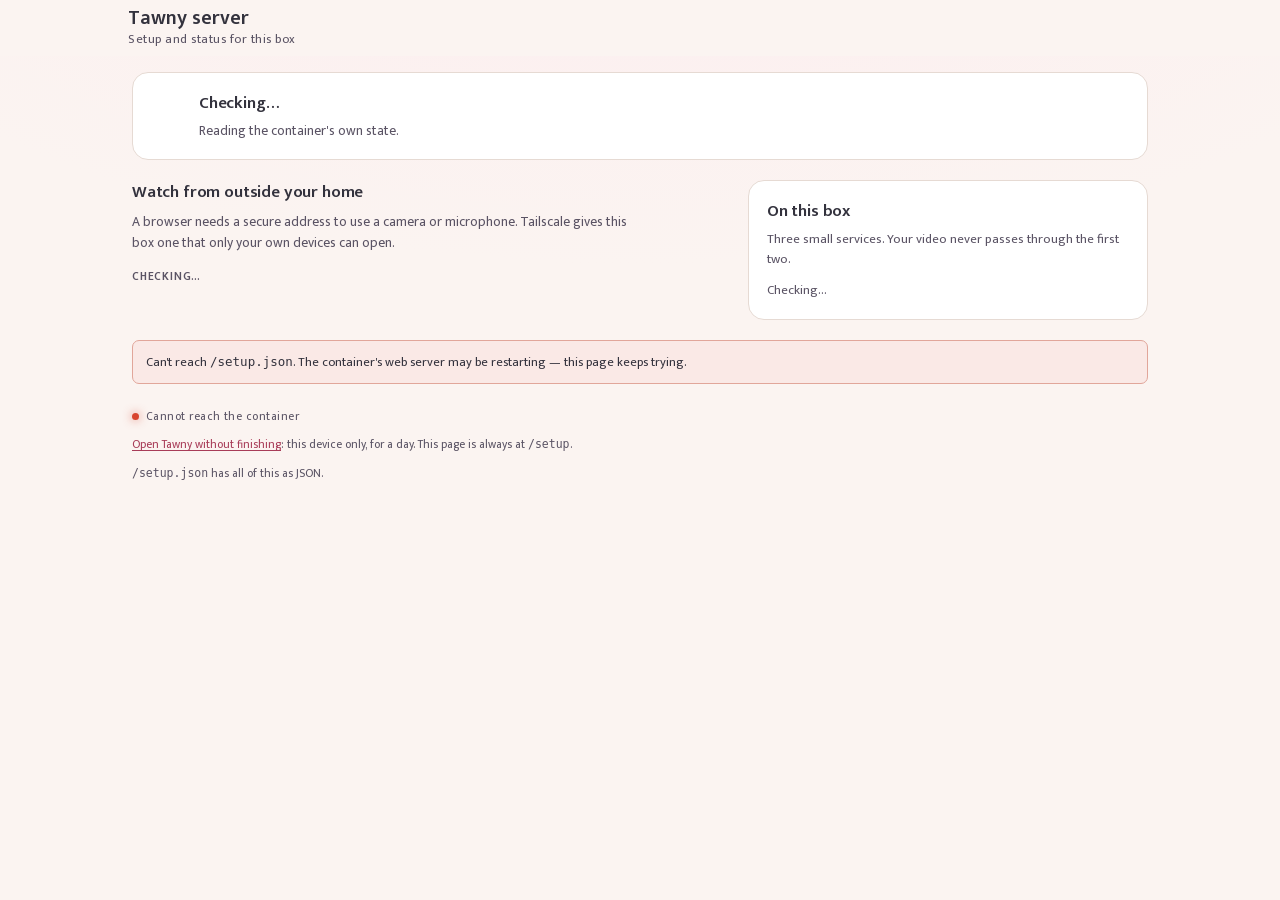
<file: Tawny/Web/setup.html>
<!doctype html>
<html lang="en">
<head>
<meta charset="utf-8">
<meta name="viewport" content="width=device-width, initial-scale=1, viewport-fit=cover">
<meta name="theme-color" content="#fbf4f1" media="(prefers-color-scheme: light)">
<meta name="theme-color" content="#191410" media="(prefers-color-scheme: dark)">
<meta name="color-scheme" content="light dark">
<meta name="referrer" content="no-referrer">
<meta http-equiv="Content-Security-Policy" content="default-src 'none'; script-src 'self'; style-src 'self'; img-src 'self' data:; font-src 'self'; connect-src __TAWNY_CONNECT_SRC__; manifest-src 'none'; base-uri 'none'; form-action 'none'; frame-ancestors 'none'">
<title>Tawny server</title>
<link rel="icon" href="icon.svg" type="image/svg+xml">
<link rel="stylesheet" href="style.css">
<link rel="stylesheet" href="setup.css">
</head>
<body>

<main class="screen app setup-page" tabindex="-1">
  <header class="appbar">
    <button id="setup-back" class="appbar-back" type="button" aria-label="Back one step" hidden>
      <svg viewBox="0 0 24 24" aria-hidden="true"><path d="M15 4.5 7.8 12 15 19.5"/></svg>
    </button>
    <div class="appbar-titles">
      <h1>Tawny server</h1>
      <p class="appbar-sub" id="appbar-sub">Setup and status for this box</p>
    </div>
    <span class="appbar-slot"></span>
  </header>

  <div class="screen-body">
    <div class="wrap setup-wrap">

      <div id="verdict" class="verdict">
        <span id="verdict-icon" class="verdict-icon" aria-hidden="true"></span>
        <div class="verdict-text">
          <h2 id="verdict-title">Checking…</h2>
          <p id="verdict-say">Reading the container's own state.</p>
          <div id="verdict-extra"></div>
        </div>
      </div>

      <div class="setup-grid">
        <section class="setup-main" aria-labelledby="steps-title">
          <h2 id="steps-title" class="sect-title">Watch from outside your home</h2>
          <p id="steps-sub" class="sect-sub">A browser needs a secure address to use a camera or microphone. Tailscale gives this box one that only your own devices can open.</p>
          <div class="progress">
            <span class="progress-label" id="progress-label">Checking…</span>
            <div class="progress-track" id="progress-track"></div>
          </div>
          <div id="steps" class="steps"></div>
        </section>

        <div class="setup-side">
          <section class="panel-card" aria-labelledby="box-title">
            <h2 id="box-title" class="sect-title">On this box</h2>
            <p class="sect-sub">Three small services. Your video never passes through the first two.</p>
            <div id="box-rows" class="svc-list"><p class="svc-wait">Checking…</p></div>
          </section>

          <section id="meet" class="panel-card" aria-labelledby="meet-title" hidden>
            <h2 id="meet-title" class="sect-title">Meeting points</h2>
            <p class="sect-sub" id="meet-sub">Where your devices find each other before the video connects. Each one is tested from this browser.</p>
            <ul id="meet-list" class="meet-list" aria-live="polite"></ul>
            <button id="meet-test" class="wide" type="button">Test again</button>
            <div id="meet-more"></div>
          </section>
        </div>
      </div>

      <section id="privacy" class="privacy" aria-labelledby="priv-title"></section>

      <p id="fetch-error" class="warn" hidden>Can't reach <code>/setup.json</code>.
        The container's web server may be restarting — this page keeps trying.</p>

      <div class="setup-foot">
        <div class="setup-refresh">
          <span id="refresh-dot" class="dot"></span>
          <span id="refresh-label">Checking…</span>
        </div>
        <!-- One sentence each. This footer used to run to seven lines of
             caveats under an already long page. -->
        <p class="fine" id="skip-line" hidden>
          Not using Tailscale? <a href="#" id="skip-link">Stop showing these steps</a>. Two
          phones with the Tawny app still pair without this box. A browser needs an
          <code>https</code> address, though, so this machine's plain address won't start
          a session anywhere but on the machine itself.
        </p>
        <p class="fine">
          <a href="#" id="leave-link">Open Tawny without finishing</a>: this device
          only, for a day. This page is always at <code>/setup</code>.
        </p>
        <p class="fine"><code>/setup.json</code> has all of this as JSON.</p>
      </div>

    </div>
  </div>
</main>

<div id="toast" class="toast" hidden aria-hidden="true"></div>
<!-- Screen-reader copy of the toast and of the verdict when it changes. -->
<div id="announcer" class="sr-only" role="status" aria-live="polite"></div>

<script src="setup.js"></script>
<script type="module" src="setup-relays.js"></script>
</body>
</html>
</file>
<file: Tawny/Web/style.css>
/* Tawny — Pet Monitor. Warm parchment-and-ink, warm saffron, a touch of
   Tawny-green. Fonts are bundled (assets/web/fonts): the station runs offline. */

@font-face {
  font-family: "Tawny Display";
  src: url("fonts/MaShanZheng.woff2") format("woff2");
  font-weight: 400;
  font-display: swap;
}
@font-face {
  font-family: "Tawny Text";
  src: url("fonts/Mukta-Regular.woff2") format("woff2");
  font-weight: 400;
  font-display: swap;
}
@font-face {
  font-family: "Tawny Text";
  src: url("fonts/Mukta-SemiBold.woff2") format("woff2");
  font-weight: 600;
  font-display: swap;
}

:root {
  /* LIGHT — "strawberry cheesecake" (names are roles, not literal hues) */
  --bg:      #fbf4f1;   /* cheesecake cream */
  --panel:   #ffffff;
  --raise:   #f2ecf1;
  --line:    #e6dad3;
  --fg:      #33323d;   /* primary text — near-black warm charcoal */
  --dim:     #5a5364;   /* secondary text — AA+ on cream */
  --berry:   #d24b6d;   /* strawberry — primary accent */
  --berry-d: #a83c58;
  --sky:     #5b93b8;   /* secondary accent */
  --sky-d:   #41708f;   /* ...and its deeper fill, the --berry-d of the sky */
  --live:    #d8452f;
  --stage:   #0c0d12;   /* live-video ground — always dark */
  --blush:   #fdecef;   /* faint top-of-page glow (light only) */
  --on-accent: #ffffff;  /* text on a --berry fill */
  /* An accent used as TEXT, not as a fill. --berry on white is 4.0:1 and
     --live is 3.9:1 — both under AA for the 11-13px labels, tags and links the
     setup flow is full of, and both are the exact sizes where it shows. These
     are the same hue carried to a contrast-safe lightness, and they flip with
     the theme so a dark panel keeps the brighter one. Fills keep --berry /
     --live: contrast there is the job of --on-accent. */
  --accent-ink: var(--berry-d);
  --live-ink:   #b23a22;
  --on-alert:   #3b2a06;  /* text on an --alert fill; amber wants dark ink in both themes */

  --display: "Tawny Display", "Herculanum", "Papyrus", fantasy;
  --text: "Tawny Text", ui-sans-serif, system-ui, -apple-system, "Segoe UI",
          Roboto, "Helvetica Neue", Arial, sans-serif;

  /* Corner scale — the same three tiers the native screens use (CARD 16dp /
     CONTROL 11dp / CHIP 7dp), so a Kotlin screen and a WebView screen round
     their corners by the same rule. */
  --r-card: 16px;   /* panels that hold other things: the SAS card, the note */
  --r-ctl:  11px;   /* things you press: control keys, chime keys, PiP */
  --r-chip:  7px;   /* things you only read: rail chips, tags */

  /* On-video overlay palette. The live view is the one place the theme does
     NOT decide the colours: these sit on top of an arbitrary camera frame and
     have to stay readable over a white wall and a black corridor alike, so
     they are dark in both palettes. They are, at least, *warm* dark now — the
     same 23/19/15 ground the rest of Tawny is built on, not a blue-grey. */
  --glass:      rgba(23, 19, 15, .68);   /* chip ground */
  --glass-deep: rgba(19, 15, 12, .90);   /* card ground — a safety code on it */
  --glass-line: rgba(255, 246, 236, .18);
  --glass-fg:   #f7f1e8;                 /* warm near-white */
  --glass-dim:  #d6c9b8;
  --glass-blur: blur(8px) saturate(1.15);
  --alert:      #e0a63c;                 /* "paused" amber — matches .dot.warn */
  /* The accents again, lifted towards white so they clear the dark overlay
     ground. Substitution is lazy, so the dark palette's brass and sage flow
     through these without a second definition. */
  --berry-lit: color-mix(in srgb, var(--berry) 76%, #ffffff);
  --sky-lit:   color-mix(in srgb, var(--sky)   76%, #ffffff);

  --pad: clamp(16px, 4vw, 32px);
  /* The Android shell runs the live view edge-to-edge under the status and
     navigation bars, but a WebView inside an app does not report
     env(safe-area-inset-*) — so the shell measures the real window insets and
     sets these two properties on <html>. env() stays as the fallback for the
     browser build. */
  --safe-t: env(safe-area-inset-top, 0px);
  --safe-b: env(safe-area-inset-bottom, 0px);
  /* Sideways too: a landscape phone with button navigation keeps its bar on
     one side, and the rail's chips used to sit under it, out of reach. */
  --safe-l: env(safe-area-inset-left, 0px);
  --safe-r: env(safe-area-inset-right, 0px);
  /* hairline around the live-view control keys; sits on --panel */
  --ctl-line: #e6dad3;

  /* The welcome pets (scene.js): CritterScene's palette in MainActivity.kt.
     Fixed rather than derived from the accents — the dog is biscuit and the
     tongue is pink in either theme. */
  --pet-dark: 0;
  --pet-cream: #f1e7d3;
  --pet-cream-hi: #fdf8ee;
  --pet-cream-lo: #ddccad;
  --pet-biscuit: #d59e6b;
  --pet-biscuit-lo: #bb8453;
  --pet-dove: #c2b8a5;
  --pet-ink: #3c2a1e;
  --pet-edge: #48331e;
  --pet-hair: var(--dim);
  --pet-tongue: #e8728f;
}

/* DARK — "brushed leather", neutral warm-bronze accent (never pink).
   Applied when the OS is dark AND the user hasn't forced light, or when the
   user explicitly picks dark. */
@media (prefers-color-scheme: dark) {
  :root:not([data-theme="light"]) {
    --bg:      #191410;
    --panel:   #241d16;
    --raise:   #2f261c;
    --line:    #4a3b2b;
    --fg:      #efe5d5;
    --dim:     #a99a85;
    --berry:   #c79b64;   /* aged brass / tan — the primary accent in dark mode */
    --berry-d: #a67f4c;
    --sky:     #a6b489;   /* muted sage */
    --sky-d:   #8a9770;
    --live:    #db5a4a;
    --on-accent: #191410;
    --blush:   transparent;
    --ctl-line: #4a3b2b;
    /* On a dark panel the *bright* end of each accent is the readable one, so
       the light palette's relationship inverts here. See :root. */
    --accent-ink: var(--berry);
    --live-ink:   var(--live);
    --pet-dark: 1;
    --pet-cream: #e7dbc1;
    --pet-cream-hi: #f4ead5;
    --pet-cream-lo: #c9b790;
    --pet-biscuit: #cc9a63;
    --pet-biscuit-lo: #a9784a;
    --pet-dove: #b6ad99;
    --pet-ink: #2e2116;
    --pet-edge: #3a2a1b;
    --pet-hair: #5b4634;
  }
}
:root[data-theme="dark"] {
  --bg:      #191410;
  --panel:   #241d16;
  --raise:   #2f261c;
  --line:    #4a3b2b;
  --fg:      #efe5d5;
  --dim:     #a99a85;
  --berry:   #c79b64;
  --berry-d: #a67f4c;
  --sky:     #a6b489;
  --sky-d:   #8a9770;
  --live:    #db5a4a;
  --on-accent: #191410;
  --blush:   transparent;
  --ctl-line: #4a3b2b;
  --accent-ink: var(--berry);
  --live-ink:   var(--live);
  --pet-dark: 1;
  --pet-cream: #e7dbc1;
  --pet-cream-hi: #f4ead5;
  --pet-cream-lo: #c9b790;
  --pet-biscuit: #cc9a63;
  --pet-biscuit-lo: #a9784a;
  --pet-dove: #b6ad99;
  --pet-ink: #2e2116;
  --pet-edge: #3a2a1b;
  --pet-hair: #5b4634;
}

* { box-sizing: border-box; }

html, body {
  margin: 0;
  height: 100%;
  background: var(--bg);
  color: var(--fg);
  font-family: var(--text);
  font-size: 17px;
  line-height: 1.5;
  -webkit-text-size-adjust: 100%;
  overscroll-behavior: none;
}

body {
  background-image:
    radial-gradient(130% 90% at 50% -20%, var(--blush) 0%, transparent 55%);
}

.screen { min-height: 100%; }
[hidden] { display: none !important; }

button { font: inherit; color: inherit; cursor: pointer; }

/* Read by screen readers, not drawn: the #announcer live region. */
.sr-only {
  position: absolute; width: 1px; height: 1px; margin: -1px; padding: 0;
  overflow: hidden; clip: rect(0 0 0 0); white-space: nowrap; border: 0;
}

:focus-visible {
  outline: 2px solid var(--berry);
  outline-offset: 2px;
}

/* ------------------------------------------------------------ setup */

.brand { display: flex; align-items: center; gap: 14px; }

.brand .mark { width: 40px; height: 40px; fill: var(--berry); flex: none; }

.brand h1 {
  margin: 0;
  font-family: var(--display);
  font-size: 38px;
  font-weight: 400;
  letter-spacing: .03em;
  line-height: 1.1;
}

.brand .sub { margin: 3px 0 0; color: var(--dim); font-size: 13.5px; letter-spacing: .04em; }

.field { display: block; }

.field > span {
  display: block;
  font-size: 11px;
  letter-spacing: .18em;
  text-transform: uppercase;
  color: var(--dim);
  margin-bottom: 8px;
}

.field input {
  width: 100%;
  min-height: 50px;
  padding: 13px 14px;
  background: var(--panel);
  border: 1px solid var(--line);
  border-radius: var(--r-ctl);
  color: var(--fg);
  font: inherit;
  letter-spacing: .04em;
}

/* The Servers sheet's relay list: same field, several lines. */
.field textarea {
  width: 100%;
  min-height: 92px;
  padding: 12px 14px;
  background: var(--panel);
  border: 1px solid var(--line);
  border-radius: var(--r-ctl);
  color: var(--fg);
  font: inherit;
  font-size: 14px;
  line-height: 1.5;
  resize: vertical;
}

.field textarea:focus,
.field input:focus {
  border-color: var(--berry);
  outline: 2px solid color-mix(in srgb, var(--berry) 30%, transparent);
  outline-offset: 1px;
}

.field small {
  display: block;
  margin-top: 7px;
  color: var(--dim);
  font-size: 11.5px;
}

/* 12dp between cards, 18dp inside one — roleCard()'s own numbers. */
.roles { display: grid; gap: 12px; }

.role-card {
  /* Each card carries its own accent, the way the native role screen gives
     the Monitor berry and the Viewer sky. The inline SVG glyphs fill from
     this too, so nothing has to be re-coloured per card. */
  --acc: var(--berry);
  position: relative;
  overflow: hidden;
  display: grid;
  grid-template-columns: 1fr auto;
  gap: 4px 12px;
  text-align: left;
  padding: 18px;
  background: var(--panel);
  border: 1px solid var(--line);
  border-radius: var(--r-card);
  -webkit-tap-highlight-color: transparent;
  transition: background .16s ease, border-color .16s ease,
              transform .13s cubic-bezier(.2, .8, .3, 1);
}
.role-card > .role-emoji,
.role-card > .role-tag,
.role-card > strong,
.role-card > em { grid-column: 1; }

/* The Viewer takes the secondary hue, mirroring the native role screen. */
#pick-viewer, #setup-handheld { --acc: var(--sky); }

.role-card:hover, .role-card:focus-visible {
  background: color-mix(in srgb, var(--acc) 7%, var(--panel));
  border-color: var(--acc);
}
/* A firm, quick dip — the CSS twin of pressable()'s ripple. */
.role-card:active {
  transform: scale(.975);
  background: color-mix(in srgb, var(--acc) 13%, var(--panel));
  border-color: var(--acc);
}

.role-tag {
  font-size: 13px;                /* Type.LABEL */
  letter-spacing: .16em;
  text-transform: uppercase;
  color: var(--acc);
}

.role-card strong { font-size: 20px; font-weight: 600; }   /* Type.CARD_TITLE */

.role-card em {
  font-style: normal;
  color: var(--dim);
  font-size: 15px;                /* Type.SUB */
  line-height: 1.45;
}

.note {
  margin: 0;
  padding: 12px 14px;
  border: 1px solid color-mix(in srgb, var(--live) 35%, var(--line));
  border-radius: var(--r-chip);
  background: color-mix(in srgb, var(--live) 12%, var(--panel));
  color: var(--fg);
  font-size: 12.5px;
}

.fine { color: var(--dim); font-size: 11.5px; margin: 0; }

/* Running-text links in the fine print. It used to be the only anchor in the
   app, so it had no styling at all and rendered as default browser
   blue-and-underline in the middle of a warm palette. The tip buttons below
   are anchors too, and are styled as buttons instead — hence the :not(). */
.fine a:not(.tip) {
  color: var(--berry);
  text-decoration: underline;
  text-underline-offset: 2px;
}

/* "Servers (advanced)" under the Support card: fine-print sized on purpose, so
   it is there for whoever looks for it and out of everyone else's way. The
   padding keeps a full 44px target around the small text. */
.servers-link {
  display: block;
  margin: 10px auto 0;
  min-height: 44px;
  padding: 12px 16px;
  background: none;
  border: 0;
  color: var(--dim);
  font: inherit;
  font-size: 12px;
  text-decoration: underline;
  text-underline-offset: 2px;
  cursor: pointer;
}
.servers-link:hover { color: var(--fg); }
.servers-link:focus-visible { outline: 2px solid var(--berry); outline-offset: 2px; border-radius: var(--r-chip); }

/* Servers sheet: what this device found the last time it tried each relay.
 * The words carry the verdict; the mark beside them only repeats it. */
.relay-health { margin: 14px 0 0; }
.relay-health h3 { margin: 0 0 6px; font-size: 15px; font-weight: 600; color: var(--fg); }
.relay-health ul { margin: 0; padding: 0; list-style: none; display: grid; gap: 6px; }
.relay-health li {
  position: relative;
  padding-left: 18px;
  color: var(--dim);
  font-size: 14px;
  line-height: 1.45;
  overflow-wrap: anywhere;
}
.relay-health li::before {
  content: "";
  position: absolute;
  left: 2px; top: .5em;
  width: 8px; height: 8px;
  border-radius: 50%;
  border: 1.5px solid var(--dim);
}
.relay-health li.relay-ok { color: var(--fg); }
.relay-health li.relay-ok::before { background: var(--sky-d); border-color: var(--sky-d); }
.relay-health li.relay-refused::before,
.relay-health li.relay-no-echo::before { background: var(--live-ink); border-color: var(--live-ink); }

/* Servers sheet: "use only my relays". A real checkbox, with the consequence
 * beside it; the whole row is the target. */
.only-row {
  display: flex; align-items: flex-start; gap: 12px;
  margin: 14px 0 0; padding: 12px 0; min-height: 48px;
  border-top: 1px solid var(--line);
  cursor: pointer;
}
.only-row input { flex: none; width: 22px; height: 22px; margin: 1px 0 0; accent-color: var(--sky-d); }
.only-row input:focus-visible { outline: 2px solid var(--sky-d); outline-offset: 3px; }
.only-text { display: grid; gap: 2px; }
.only-title { font-size: 15px; font-weight: 600; color: var(--fg); }
.only-sub { font-size: 14px; line-height: 1.45; color: var(--dim); }
.only-results { margin-top: 4px; }
.only-terms { margin: 10px 0 14px; padding: 0 0 0 18px; display: grid; gap: 8px; color: var(--fg); font-size: 14px; line-height: 1.45; }

/* --------------------------------------------------------- support
 *
 * "Support Tawny": a ♥ in the Channels app bar, a card under the channel list
 * and a button on the update board all open one sheet (tip.js). It starts on
 * a small hub — Buy a coffee on Ko-fi, or Tip in Bitcoin — the shape of
 * Nudge's Support box, in Tawny's palette: Ko-fi wears berry, Lightning sky.
 *
 * Ko-fi is a plain first-party link, NOT the official Ko-fi widget. That is a
 * remote <script> from storage.ko-fi.com plus an inline `kofiwidget2.init(...)`
 * call, and this page ships inside the WebView that also owns the
 * TawnyNative JS bridge under `default-src 'none'; script-src 'self'` (see
 * SECURITY.md, "WebView hardening"). Dropping it in means allowing a
 * third-party origin AND 'unsafe-inline' in the one document where a script
 * injection reaches native code. If someone later builds a hosted marketing
 * page outside the app, the widget's parameters are: brand blue #72a4f2,
 * widget/page id A6N425ZWFE, script Widget_2.js. Not in here.
 *
 * Each icon keeps the press character the old pills had, ported from the
 * native IconView: the coffee heart double-thumps (beat()), the bolt takes one
 * hard zap with a bloom behind it (strike()). [data-motion="off"] collapses it.
 */

/* Support Tawny — structure after the Airbnb system in the design-md
   library (picture-first cards, one accent used sparingly, selection in
   ink, flat surfaces with a single hover lift, one loud number), worn in
   Tawny's own palette, brush heading and pets.
     ink    → --fg          muted → --dim        hairline → --line
     soft   → --raise       accent (the only one) → --berry
   Radii: 8 buttons · 14 plates and cards · full for pills and orbs. */
:root {
  --heart: #e0344f;   /* the Support heart: red on every palette, never the accent */
  --sup-lift: 0 0 0 1px rgba(0, 0, 0, .02), 0 2px 6px rgba(0, 0, 0, .04), 0 4px 8px rgba(0, 0, 0, .1);
  --sup-plate: color-mix(in srgb, var(--berry) 9%, var(--raise));
}

.appbar-heart { color: var(--heart); }
.appbar-heart svg {
  width: 21px; height: 21px; fill: currentColor; stroke: none;
  transform-origin: 50% 55%;
  animation: heart-idle 9s 3s ease-in-out infinite;   /* a double beat now and then */
}
.appbar-heart:active svg { animation: tip-beat .52s linear; }
@keyframes heart-idle {
  0%, 88%, 100% { transform: scale(1); }
  90% { transform: scale(1.22); } 92% { transform: scale(1.02); } 94% { transform: scale(1.14); } 96% { transform: scale(1); }
}

/* ---- the card under the channel list: stands out by inverting the page — an
   ink card with paper text (dark on light, light on dark, ~11:1) — with the
   owlet and a red heart that beats softly. Compact. */
.support-card {
  display: grid; grid-template-columns: auto 1fr auto; align-items: center; gap: 0 12px;
  width: 100%; margin-top: 16px; padding: 8px 14px 8px 8px; min-height: 60px;
  text-align: left; font: inherit; color: var(--bg);
  background: var(--fg); border: 0; border-radius: 14px;
  -webkit-tap-highlight-color: transparent;
  transition: box-shadow .2s ease, transform .2s cubic-bezier(.2, .8, .3, 1);
}
.support-card:hover { box-shadow: var(--sup-lift); }
.support-card:active { transform: scale(.985); }
.support-card-ico {
  position: relative; display: grid; place-items: center;
  width: 44px; height: 44px; border-radius: 12px; background: color-mix(in srgb, var(--bg) 14%, transparent);
}
.support-card-ico canvas { width: 40px; height: 36px; }
.support-card-heart {
  position: absolute; right: -6px; bottom: -5px; width: 20px; height: 20px; fill: var(--heart);
  transform-origin: 50% 55%; animation: heart-soft 2.8s 1s ease-in-out infinite;
}
.support-card-tt { display: flex; flex-direction: column; gap: 2px; min-width: 0; }
.support-card-tt b { font-size: 15.5px; font-weight: 600; line-height: 1.25; }
.support-card-tt span { font-size: 13px; line-height: 1.35; opacity: .85; white-space: nowrap; overflow: hidden; text-overflow: ellipsis; }
.support-card-go svg {
  width: 20px; height: 20px; display: block;
  fill: none; stroke: currentColor; stroke-width: 2.2; stroke-linecap: round; stroke-linejoin: round;
}
.support-card-go { color: var(--bg); transition: transform .14s ease; }
.support-card:active { background: color-mix(in srgb, var(--fg) 88%, var(--bg)); }
@keyframes heart-soft { 0%, 70%, 100% { transform: scale(1); } 80% { transform: scale(1.18); } 90% { transform: scale(1.04); } }
.support-card:hover .support-card-go { transform: translateX(3px); }

/* ---- the update board's way in: a quiet link after the thanks */
.wn-support {
  display: inline-block; min-height: 44px; padding: 0 6px;
  font: inherit; font-weight: 600; white-space: nowrap;
  color: var(--accent-ink); background: none; border: 0;
  -webkit-tap-highlight-color: transparent;
}
.wn-support:hover { text-decoration: underline; }

/* ---- the hub */
.tip-hub { display: flex; flex-direction: column; gap: 8px; }

/* The trio's plate: the picture leads, as a photo would. */
.hub-stage {
  position: relative; overflow: hidden;
  aspect-ratio: 16 / 7; min-height: 150px; margin-bottom: 8px; border-radius: 14px;
  background: var(--sup-plate);
}
.hub-scene {
  position: absolute; left: 50%; bottom: -14px; width: 330px; height: 236px;
  transform: translateX(-50%); cursor: pointer;
}

/* Modest heading, as the system keeps them; Tawny's brush face carries it. */
.sheet-card .tip-hub h2 {
  margin: 4px 0 0; font-family: var(--display); font-weight: 400;
  font-size: 34px; line-height: 1.1; letter-spacing: 0; color: var(--fg);
}
.hub-intro { margin: 0 0 8px; font-size: 16px; line-height: 1.5; color: var(--fg); text-wrap: pretty; }

/* Two cards, 2-up: plate, then title and one line. No border; the plate is the card. */
.hub-rows { display: grid; grid-template-columns: 1fr 1fr; gap: 16px 12px; }
.hub-card {
  display: flex; flex-direction: column; align-items: stretch; gap: 2px;
  padding: 0; text-align: left; text-decoration: none; font: inherit; color: var(--fg);
  background: none; border: 0; border-radius: 14px;
  -webkit-tap-highlight-color: transparent;
}
.hub-card:focus-visible { outline: 2px solid var(--fg); outline-offset: 4px; }
.hub-plate {
  position: relative; display: grid; place-items: center; overflow: hidden;
  aspect-ratio: 4 / 3; margin-bottom: 8px; border-radius: 14px;
  background: var(--sup-plate);
  transition: box-shadow .2s ease, transform .2s cubic-bezier(.2, .8, .3, 1);
}
.hub-card:hover .hub-plate { box-shadow: var(--sup-lift); transform: translateY(-2px); }
.hub-card:active .hub-plate { transform: scale(.97); }
.hub-card b { font-size: 16px; font-weight: 600; line-height: 1.25; }
.hub-card small { font-size: 14px; line-height: 1.43; color: var(--dim); }

.hub-art { width: 62%; height: auto; }
.hub-kofi .mug { fill: var(--fg); }
.hub-kofi .mug-heart { fill: var(--heart); transform-origin: 40px 48px; animation: heart-idle 5s 2s ease-in-out infinite; }
.hub-kofi .steam {
  fill: none; stroke: var(--dim); stroke-width: 3.2; stroke-linecap: round;
  opacity: 0; animation: steam 2.6s ease-out infinite;
}
.hub-kofi .s2 { animation-delay: .85s; }
.hub-kofi .s3 { animation-delay: 1.7s; }
@keyframes steam {
  0%   { opacity: 0; transform: translateY(6px); }
  35%  { opacity: .8; }
  100% { opacity: 0; transform: translateY(-8px); }
}
.hub-kofi:active .mug-heart { animation: tip-beat .52s linear; }

/* The accent's one round moment on the hub: the bolt in an orb. */
.hub-orb {
  display: grid; place-items: center; width: 44%; aspect-ratio: 1;
  border-radius: 9999px; background: var(--berry);
}
.hub-orb svg { width: 56%; height: 56%; }
.hub-orb .bolt { fill: var(--on-accent); transform-origin: 40px 40px; animation: bolt-idle 4.6s 1.2s ease-in-out infinite; }
@keyframes bolt-idle {
  0%, 84%, 100% { transform: none; }
  87% { transform: translateX(3px) scale(1.06); } 90% { transform: translateX(-3px); } 93% { transform: translateX(1.5px); }
}
.hub-bolt:active .bolt { animation: tip-zap .38s linear; }

.hub-foot { margin: 8px 0 0; font-size: 14px; color: var(--dim); }
/* "Not now": tertiary text, underlined on hover. */
#tip .tip-close { color: var(--fg); font-weight: 500; }
#tip .tip-close:hover { text-decoration: underline; color: var(--fg); }

/* Each page comes up in a short stagger. */
.tip-hub.enter > *, #tip-pick.enter > *, .tip-thanks.enter > * { animation: page-in .4s cubic-bezier(.2, .8, .3, 1) both; }
.tip-hub.enter > :nth-child(2), #tip-pick.enter > :nth-child(2) { animation-delay: .06s; }
.tip-hub.enter > :nth-child(3), #tip-pick.enter > :nth-child(3) { animation-delay: .12s; }
.tip-hub.enter > :nth-child(4), #tip-pick.enter > :nth-child(4) { animation-delay: .18s; }
.tip-hub.enter > :nth-child(n+5), #tip-pick.enter > :nth-child(n+5) { animation-delay: .24s; }
.tip-hub.enter .hub-card:nth-child(2) { animation: page-in .4s .28s cubic-bezier(.2, .8, .3, 1) both; }
.tip-hub.enter .hub-card:nth-child(1) { animation: page-in .4s .2s cubic-bezier(.2, .8, .3, 1) both; }
@keyframes page-in { from { opacity: 0; transform: translateY(14px); } }

/* Back: the system's round icon button on the strong surface. */
.tip-back {
  flex: none; width: 40px; height: 40px; margin: 0 4px 0 -4px;
  display: grid; place-items: center; padding: 0;
  color: var(--fg); background: var(--raise); border: 0; border-radius: 9999px;
  -webkit-tap-highlight-color: transparent;
}
.tip-back:hover { background: color-mix(in srgb, var(--fg) 10%, var(--raise)); }
.tip-back svg {
  width: 18px; height: 18px;
  fill: none; stroke: currentColor; stroke-width: 2.4; stroke-linecap: round; stroke-linejoin: round;
}

/* Press characters, from the native IconView. */
@keyframes tip-beat {
  0%   { transform: scale(1); }
  22%  { transform: scale(1.28); }
  45%  { transform: scale(1.03); }
  68%  { transform: scale(1.15); }
  100% { transform: scale(1); }
}

@keyframes tip-zap {
  0%   { transform: translateX(0);      opacity: 1; }
  7%   { transform: translateX(1.7px);  opacity: .3; }
  18%  { transform: translateX(-1.5px); opacity: .55; }
  30%  { transform: translateX(1px);    opacity: .76; }
  42%  { transform: translateX(0);      opacity: .9; }
  100% { transform: translateX(0);      opacity: 1; }
}

@keyframes tip-bloom {
  0%   { transform: scale(.55); opacity: .45; }
  100% { transform: scale(2);   opacity: 0; }
}


/* ------------------------------------------------------------- live */

#live {
  height: 100dvh;
  display: flex;
  flex-direction: column;
}

.stage {
  position: relative;
  flex: 1;
  min-height: 0;
  background: var(--stage);
  overflow: hidden;
}

/* The Viewer's digital zoom: app.js sets translate + scale here, about the
   top-left, and keeps the picture's edges at the stage's (clampZoomPan).
   touch-action: none, so a pinch on the picture zooms the picture, not the
   page. */
#remote-zoom {
  position: absolute;
  inset: 0;
  transform-origin: 0 0;
  touch-action: none;
}
#remote-zoom.dragging { cursor: grabbing; }

#remote {
  width: 100%;
  height: 100%;
  /* Always the whole frame, every orientation — turning to landscape is when
     you want to see all of the room, not have its top cropped to lose a bar.
     app.js matches the capture shape to how the sending phone is held, which is
     what keeps the bars small (or gone, when both ends face the same way). */
  object-fit: contain;
  background: var(--stage);
  display: block;
}

#local {
  position: absolute;
  right: 12px;
  bottom: 12px;
  width: 27vw;
  max-width: 150px;
  aspect-ratio: 3 / 4;
  object-fit: cover;
  border: 1px solid var(--glass-line);
  border-radius: var(--r-ctl);
  box-shadow: 0 6px 18px rgba(0, 0, 0, .38);
  background: #000;
  transform: scaleX(-1);
}

/* ---- which way up the picture is -------------------------------------------
   The camera hands the page frames turned to the *window*, and the window is
   not always the phone: with auto-rotate off a Monitor lying on its side keeps
   a portrait window, so the room arrives on its side. app.js works out the
   difference (see the orientation section) and sets --rot here; the Monitor's
   own preview and every Viewer's stage carry the same turn.

   A quarter turn also swaps the box. `object-fit: contain` fits the picture
   into the box it is given and the rotation happens after, so a stage-shaped
   box turned 90° lands a picture wider than the stage and `overflow: hidden`
   crops it — the one thing this app never does. --rot-w / --rot-h are the
   stage's dimensions transposed, so the fit is computed against the space the
   picture will actually occupy. */
#remote.rot,
#local.fill.rot { transform: rotate(var(--rot, 0deg)); }

#remote.rot-q,
#local.fill.rot-q {
  position: absolute;
  top: 50%;
  left: 50%;
  right: auto;
  bottom: auto;
  width: var(--rot-w, 100%);
  height: var(--rot-h, 100%);
  transform: translate(-50%, -50%) rotate(var(--rot, 0deg));
}

/* The Watcher's own camera, shown full-frame so it can be aimed. */
#local.fill {
  inset: 0;
  right: auto;
  bottom: auto;
  width: 100%;
  height: 100%;
  max-width: none;
  aspect-ratio: auto;
  object-fit: contain;
  border: 0;
  border-radius: 0;
  background: var(--stage);
  transform: none;
}

/* connecting: an idle carrier meter, same language as the live sound meter,
   sat inside a warm lantern glow so a dark room still shows something happening.
   Only transform and opacity move — the old keyframe animated `background`
   between two solids, which is a repaint on every frame of the loop. */
.loader {
  position: absolute;
  inset: 0;
  display: flex;
  align-items: center;
  justify-content: center;
  gap: 7px;
  pointer-events: none;
}

.loader::before {
  content: "";
  position: absolute;
  inset: 0;
  margin: auto;               /* centres it without spending the transform */
  width: 176px;
  height: 176px;
  border-radius: 50%;
  background: radial-gradient(closest-side,
    color-mix(in srgb, var(--berry) 30%, transparent), transparent);
  animation: lantern 2.8s ease-in-out infinite;
}

.loader i {
  position: relative;
  width: 6px;
  height: 42px;
  border-radius: 99px;
  background: linear-gradient(180deg, var(--berry), var(--berry-d));
  transform-origin: 50% 50%;
  animation: carrier 1.4s ease-in-out infinite;
}
.loader i:nth-child(2) { animation-delay: .14s; }
.loader i:nth-child(3) { animation-delay: .28s; }
.loader i:nth-child(4) { animation-delay: .42s; }
.loader i:nth-child(5) { animation-delay: .56s; }

@keyframes carrier {
  0%, 100% { transform: scaleY(.26); opacity: .45; }
  50%      { transform: scaleY(1);   opacity: 1; }
}

@keyframes lantern {
  0%, 100% { transform: scale(.86); opacity: .5; }
  50%      { transform: scale(1.1); opacity: .95; }
}

.spinner { display: flex; gap: 6px; }

.spinner i {
  width: 6px; height: 22px;
  background: var(--berry-d);
  animation: pump 1.1s ease-in-out infinite;
}
.spinner i:nth-child(2) { animation-delay: .16s; }
.spinner i:nth-child(3) { animation-delay: .32s; }

@keyframes pump {
  0%, 100% { transform: scaleY(.35); background: var(--berry-d); }
  50%      { transform: scaleY(1);   background: var(--berry); }
}

/* top rail */

.rail {
  position: absolute;
  top: 0; left: 0; right: 0;
  display: flex;
  align-items: center;
  /* One line, always. The old rail wrapped to two rows of ALLCAPS chips on a
     portrait phone - that was the "all over the place". Everything here is now
     a glyph or a short word, so it fits. */
  flex-wrap: nowrap;
  gap: 0 7px;
  padding: calc(9px + var(--safe-t)) calc(12px + var(--safe-r)) 10px calc(12px + var(--safe-l));
  overflow: hidden;              /* a long label ellipsises, never spills the edge */
  /* a light warm wash, gone well before the middle of the picture */
  background: linear-gradient(rgba(10, 8, 5, .42), transparent 74%);
  text-transform: uppercase;
  /* nothing in the rail is tappable but the phone-count chip - never let it
     eat a touch meant for the video (pinch-zoom lives up here too) */
  pointer-events: none;
  transition: opacity .45s ease;
}
/* After a few quiet seconds the rail steps back to a whisper; any real change
   (a phone joins, the monitor pauses) snaps it back to full via bumpRail(). */
.rail.rail-rest { opacity: .3; }

/* ...except the pet's own name, which is a proper noun the user typed.
   "Mochi monitor" was rendering as MOCHI MONITOR. */
.rail #channel { text-transform: none; }

.rail-left, .rail-right {
  display: inline-flex;
  align-items: center;
  min-width: 0;
  font-family: var(--text);
  font-weight: 600;
  font-size: 10px;
  letter-spacing: .12em;
}

/* The status is the one glass chip up here — dot + a short word. Everything on
   the right (count, device name, room) is its own bare little tag, so the rail
   is a row of small marks, not a box stuffed inside a box. */
.rail-left {
  flex: none;
  max-width: 60%;
  gap: 6px;
  padding: 5px 9px;
  color: var(--glass-fg);
  background: var(--glass);
  border: 1px solid var(--glass-line);
  border-radius: var(--r-chip);
  backdrop-filter: var(--glass-blur);
  -webkit-backdrop-filter: var(--glass-blur);
}
.rail-left span { white-space: nowrap; overflow: hidden; text-overflow: ellipsis; }
.rail .meter { flex: none; }
.rail-right { flex: 0 1 auto; margin-left: auto; gap: 6px; color: var(--glass-dim); }
.rail-right #channel {
  white-space: nowrap; overflow: hidden; text-overflow: ellipsis;
  max-width: 30vw;
  padding: 3px 7px;
  border-radius: calc(var(--r-chip) - 2px);
  background: var(--glass);
  border: 1px solid var(--glass-line);
  backdrop-filter: var(--glass-blur);
  -webkit-backdrop-filter: var(--glass-blur);
}

/* Portrait: a nominal status is just the coloured dot - no word. Anything the
   user might need to act on (paused, reconnecting, offline) keeps its text. */
@media (orientation: portrait) {
  .rail.rail-ok .rail-left { padding: 6px; gap: 0; }
  .rail.rail-ok .rail-left #statusline { display: none; }
}
#live[data-role="station"] .rail #channel { display: none; }

/* Watcher rail, right side: how many phones are watching (glyph + number), and
   - when it is exactly one - that phone's own short name in place of a safety
   code nobody needs to keep reading. Each borrows its own accent so it does not
   read as a cream box on video. */
#peercount, #peerlabel, #battchip, #announcechip {
  flex: none;
  display: inline-flex;
  align-items: center;
  gap: 4px;
  padding: 3px 7px;
  border-radius: calc(var(--r-chip) - 2px);
  border: 1px solid transparent;
  backdrop-filter: var(--glass-blur);
  -webkit-backdrop-filter: var(--glass-blur);
}
#peercount {
  color: var(--berry-lit);
  border-color: color-mix(in srgb, var(--berry) 52%, transparent);
  background: color-mix(in srgb, var(--berry) 16%, transparent);
  letter-spacing: .06em;
}
#peercount svg {
  width: 11px; height: 11px;
  fill: none; stroke: currentColor; stroke-width: 2; stroke-linecap: round;
}
#peercount b { font-weight: 700; font-size: 10.5px; }
#peercount.is-busy {
  color: color-mix(in srgb, var(--live) 76%, #ffffff);
  border-color: color-mix(in srgb, var(--live) 60%, transparent);
  background: color-mix(in srgb, var(--live) 18%, transparent);
}
/* Monitor: viewers are announced with a sound. A bell and a word rather than
   the bell alone, so whoever is in the room can tell the setting is on without
   having to know the app. */
#announcechip {
  color: var(--glass-fg);
  border-color: var(--glass-line);
  background: color-mix(in srgb, #ffffff 8%, transparent);
  letter-spacing: .04em;
}
#announcechip svg {
  width: 11px; height: 11px;
  fill: none; stroke: currentColor; stroke-width: 2; stroke-linejoin: round; stroke-linecap: round;
}
#announcechip b { font-weight: 700; font-size: 10.5px; }
#peerlabel {
  color: var(--glass-fg);
  border-color: var(--glass-line);
  background: color-mix(in srgb, #ffffff 8%, transparent);
  text-transform: none;          /* "iPhone", "Galaxy A50" — real names, not shouting */
  letter-spacing: .01em;
  max-width: 38vw;
  white-space: nowrap; overflow: hidden; text-overflow: ellipsis;
}

/* Handheld: the Monitor's battery. Neutral while it runs on its own; green with
   a bolt when it is on power; amber when it is getting low unplugged. */
#battchip {
  color: var(--glass-fg);
  border-color: var(--glass-line);
  background: color-mix(in srgb, #ffffff 8%, transparent);
  letter-spacing: .02em;
  gap: 3px;
}
#battchip .batt-ico { width: 22px; height: 10px; flex: none; }
#battchip .batt-fill { transition: width .35s ease; }
#battchip .batt-bolt { display: none; width: 9px; height: 9px; margin: 0 -2px; flex: none; }
#battchip .batt-pct { font-weight: 700; font-size: 10px; }
#battchip.is-charging {
  color: color-mix(in srgb, var(--live) 82%, #ffffff);
  border-color: color-mix(in srgb, var(--live) 52%, transparent);
  background: color-mix(in srgb, var(--live) 15%, transparent);
}
#battchip.is-charging .batt-bolt { display: inline-block; }
#battchip.is-low {
  color: color-mix(in srgb, var(--alert) 85%, #ffffff);
  border-color: color-mix(in srgb, var(--alert) 52%, transparent);
  background: color-mix(in srgb, var(--alert) 15%, transparent);
}

#peer-audio { position: absolute; width: 0; height: 0; overflow: hidden; }

/* first-call safety-code confirmation (short authentication string) */
.sas {
  position: absolute;
  left: 50%; bottom: calc(16px + var(--safe-b));
  transform: translateX(-50%);
  width: min(88vw, 360px);
  /* over the video — stays dark, but the app's warm dark, not a blue-grey.
     The ground is the most opaque of the overlays on purpose: this is the one
     card whose text a user is asked to compare character by character. */
  background: var(--glass-deep);
  border: 1px solid var(--glass-line);
  border-radius: var(--r-card);
  backdrop-filter: blur(12px) saturate(1.1);
  -webkit-backdrop-filter: blur(12px) saturate(1.1);
  box-shadow: 0 14px 34px rgba(0, 0, 0, .42);
  padding: 18px;
  text-align: center;
  color: var(--glass-fg);
  animation: overlay-in .26s cubic-bezier(.2, .8, .3, 1);
}
.sas p { margin: 0 0 10px; font-size: 14px; color: var(--glass-dim); }
.sas-code {
  display: block;
  font-family: var(--text);
  font-size: 32px;
  letter-spacing: .18em;
  color: var(--sky-lit);
  margin-bottom: 14px;
}
.sas-actions { display: flex; gap: 9px; }

/* The two buttons are the shared .wide, which is drawn for a cream card. On
   this one the ghost half has to come from the overlay palette or it turns
   into a pale hairline box on a dark ground. */
.sas .wide {
  border-radius: var(--r-ctl);
  transition: transform .16s cubic-bezier(.2, .8, .3, 1), filter .12s ease;
}
.sas .wide.ghost {
  background: color-mix(in srgb, #ffffff 7%, transparent);
  border-color: var(--glass-line);
  color: var(--glass-fg);
}
.sas .wide:active { transform: scale(.965); }
.sas .wide.ghost:hover { border-color: var(--live); color: var(--live); }

/* One shot, and it ends on the resting state so the reduced-motion collapse
   below lands somewhere sensible. */
@keyframes overlay-in {
  from { opacity: 0; transform: translateX(-50%) translateY(8px) scale(.97); }
  to   { opacity: 1; transform: translateX(-50%) translateY(0)   scale(1); }
}

/* The generic `.warn` rule below has the same specificity and wins on source
   order, so it used to replace the card's dark background while leaving
   `.sas`'s near-white text alone — an invisible warning in the one state this
   card exists for. Scoped modifier instead. */
.sas--warn {
  border-color: var(--live);
  box-shadow: 0 0 0 1px var(--live), 0 14px 34px rgba(0, 0, 0, .42);
}
.sas--warn .sas-code { color: color-mix(in srgb, var(--live) 55%, #ffffff); }
.sas-actions .wide { flex: 1; margin: 0; }

/* Handheld's first-connection review: a full takeover instead of a card
   floating over live video, so verifying the Monitor reads as a step before
   the call rather than an interruption during one. The Monitor's per-phone
   ask (syncStationSas) never gets this class — it stays the compact card
   over the Monitor's own always-on self-view, which is a different thing to
   interrupt. */
.sas--gate {
  position: fixed;
  inset: 0;
  left: 0; bottom: 0; transform: none;
  width: 100%; height: 100%;
  max-width: none;
  display: flex;
  flex-direction: column;
  align-items: center;
  justify-content: center;
  border: none;
  border-radius: 0;
  backdrop-filter: none;
  -webkit-backdrop-filter: none;
  background: var(--bg);
  box-shadow: none;
  z-index: 50;
  padding: 24px;
  /* .sas's slide-in keyframes assume the bottom-centered card's own
     translateX(-50%) — reapplying that to a full-width fixed element would
     animate it sideways off-screen. A plain fade reads fine for a full
     takeover anyway. */
  animation: gate-in .2s ease;
}
@keyframes gate-in { from { opacity: 0; } to { opacity: 1; } }
.sas--gate .sas-code { font-size: 40px; }
.sas--gate .sas-actions, .sas--gate p { width: min(88vw, 360px); }

/* The takeover sits on the page's own ground, so it takes the page's ink too.
   It used to keep the over-video glass palette - near-white text on cream in
   light mode, which left "Disconnect" invisible until hovered and the note and
   code washed out. */
.sas--gate { color: var(--fg); }
.sas--gate p { color: var(--dim); }
.sas--gate .sas-code { color: var(--sky-d); }
.sas--gate.sas--warn .sas-code { color: var(--live-ink); }
.sas--gate .wide.ghost {
  background: none;
  border-color: color-mix(in srgb, var(--fg) 28%, transparent);
  color: var(--fg);
}
.sas--gate .wide.ghost:hover { border-color: var(--live-ink); color: var(--live-ink); }
@media (prefers-color-scheme: dark) {
  :root:not([data-theme="light"]) .sas--gate .sas-code { color: var(--sky-lit); }
}
:root[data-theme="dark"] .sas--gate .sas-code { color: var(--sky-lit); }

.dot {
  width: 8px; height: 8px;
  border-radius: 50%;
  background: var(--dim);
  flex: none;
}
.dot.on   { background: var(--berry);
            box-shadow: 0 0 10px color-mix(in srgb, var(--berry) 70%, transparent); }
.dot.live { background: var(--live);
            box-shadow: 0 0 10px color-mix(in srgb, var(--live) 70%, transparent);
            animation: breathe 2s ease-in-out infinite; }
/* capture paused: steady amber, deliberately not the breathing "live" dot */
.dot.warn { background: var(--alert);
            box-shadow: 0 0 10px color-mix(in srgb, var(--alert) 70%, transparent); }

/* The one centred message over the video: a paused monitor, or a connection
   that never came up. A frozen picture must never be mistaken for a live one. */
.stage-note {
  position: absolute;
  left: 50%; top: 50%;
  transform: translate(-50%, -50%);
  width: min(84vw, 340px);
  display: flex; flex-direction: column; gap: 6px;
  padding: 17px 19px;
  border-radius: var(--r-card);
  background: var(--glass-deep);
  border: 1px solid color-mix(in srgb, var(--alert) 55%, transparent);
  backdrop-filter: blur(10px) saturate(1.1);
  -webkit-backdrop-filter: blur(10px) saturate(1.1);
  box-shadow: 0 14px 32px rgba(0, 0, 0, .4);
  color: var(--glass-fg);
  text-align: center;
  animation: note-in .3s cubic-bezier(.2, .8, .3, 1);
}
.stage-note strong { font-size: 15px; color: var(--alert); }
.stage-note span { font-size: 13px; line-height: 1.5; color: var(--glass-dim); }

@keyframes note-in {
  from { opacity: 0; transform: translate(-50%, calc(-50% + 7px)) scale(.97); }
  to   { opacity: 1; transform: translate(-50%, -50%) scale(1); }
}

@keyframes breathe { 50% { opacity: .35; } }

/* signature element: carrier meter */

.meter { display: flex; gap: 3px; align-items: flex-end; height: 14px; }

/* Unlit bars used to be a bright cool grey and lit ones the accent, which in
   the dark palette made the *quiet* bars the loud ones. Now level reads twice:
   colour and height, and the height is a scaleY so it stays on the compositor
   while the meter repaints every frame. */
.meter i {
  width: 3px;
  height: 100%;
  border-radius: 99px;
  background: rgba(247, 241, 232, .24);
  transform: scaleY(.42);
  transform-origin: 50% 100%;
  transition: background .06s linear, transform .06s linear;
}
.meter i.lit  { background: var(--berry-lit); transform: scaleY(1); }
.meter i.peak { background: var(--live);      transform: scaleY(1); }

.meter.big { height: 46px; gap: 6px; }
.meter.big i { width: 6px; }

/* "Listening to you" is a status, so it now hangs off the status rail instead
   of the bottom edge. At the bottom it shared a centre line with the lens
   selector and sat underneath the chime tray — the two overlays you are most
   likely to have open at the exact moment you are holding the talk key. */
.talkflag {
  position: absolute;
  left: 50%;
  top: calc(92px + var(--safe-t));   /* clears a rail that has wrapped to two rows */
  transform: translateX(-50%);
  padding: 8px 15px;
  background: var(--live);
  color: #fff;
  font-size: 11px;
  font-weight: 600;
  letter-spacing: .16em;
  text-transform: uppercase;
  border-radius: var(--r-chip);
  box-shadow: 0 6px 18px color-mix(in srgb, var(--live) 40%, transparent);
  animation: flag-in .24s cubic-bezier(.2, .8, .3, 1);
}

@keyframes flag-in {
  from { opacity: 0; transform: translateX(-50%) translateY(-9px); }
  to   { opacity: 1; transform: translateX(-50%) translateY(0); }
}

/* controls */

/* Five keys, not five table cells. The hairline dividers were the loudest
   square thing on the screen; the icons now sit on their own rounded plate and
   the rule between them is gone. --ctl-line survives as that plate's rim. */
.controls {
  display: flex;
  gap: 3px;
  border-top: 1px solid var(--line);
  background: var(--panel);
  padding: 7px calc(6px + var(--safe-r)) calc(7px + var(--safe-b)) calc(6px + var(--safe-l));
}

.ctl {
  flex: 1;
  min-width: 0;
  display: grid;
  justify-items: center;
  gap: 5px;
  padding: 2px 1px 3px;
  background: none;
  border: 0;
  border-radius: var(--r-ctl);
  font-size: 11.5px;
  letter-spacing: .04em;
  text-transform: uppercase;
  color: var(--dim);
  -webkit-tap-highlight-color: transparent;
  transition: color .14s ease;
  /* every key carries its own accent; the row is not one colour repeated */
  --acc: var(--berry);
  --acc-d: var(--berry-d);
}

.ctl .ico {
  position: relative;
  isolation: isolate;
  display: grid;
  place-items: center;
  width: 100%;
  max-width: 58px;
  height: 34px;
  transition: transform .18s cubic-bezier(.2, .8, .3, 1);
}

/* the plate */
.ctl .ico::before {
  content: "";
  position: absolute;
  inset: 0;
  z-index: -1;
  border-radius: var(--r-ctl);
  background: var(--raise);
  border: 1px solid var(--ctl-line);
  transition: background .14s ease, border-color .14s ease;
}

/* the accent that blooms out from behind it on a press — the CSS cousin of
   IconView's ring, and, like it, transform + opacity only */
.ctl .ico::after {
  content: "";
  position: absolute;
  inset: -3px;
  z-index: -2;
  border-radius: calc(var(--r-ctl) + 3px);
  background: var(--acc);
  opacity: 0;
  pointer-events: none;
}

.ctl .ico svg { width: 25px; height: 25px; display: block; }
.ctl .ico .slash { display: none; }
.ctl[aria-pressed="true"] .ico .slash { display: block; stroke: var(--live); }

.ctl:hover { color: var(--fg); }
.ctl:hover .ico::before { background: color-mix(in srgb, var(--acc) 9%, var(--raise)); }

/* press: a scale-dip plus one bloom, then it settles back */
.ctl:active { color: var(--acc-d); }
.ctl:active .ico { transform: scale(.9); }
.ctl:active .ico::before {
  background: color-mix(in srgb, var(--acc) 20%, var(--panel));
  border-color: var(--acc);
}
.ctl:active .ico::after { animation: ctl-bloom .44s ease-out; }

@keyframes ctl-bloom {
  0%   { transform: scale(.82); opacity: .5; }
  100% { transform: scale(1.32); opacity: 0; }
}

/* latched on (camera sending, chime tray open, mic muted) */
.ctl[aria-pressed="true"] { color: var(--acc-d); }
.ctl[aria-pressed="true"] .ico::before {
  background: color-mix(in srgb, var(--acc) 18%, var(--panel));
  border-color: color-mix(in srgb, var(--acc) 60%, var(--ctl-line));
}

/* hang up / end call: the app's own warm red, and it wears it at rest so the
   thumb can find it without reading */
.ctl.danger { --acc: var(--live); --acc-d: var(--live); }
.ctl.danger .ico { color: var(--live); }
.ctl.danger .ico::before {
  background: color-mix(in srgb, var(--live) 11%, var(--panel));
  border-color: color-mix(in srgb, var(--live) 34%, var(--ctl-line));
}
.ctl.danger:hover { color: var(--live); }

/* a muted mic is a warning, not a preference */
#btn-mute[aria-pressed="true"] { --acc: var(--live); --acc-d: var(--live); }

/* a clip in progress reads the same warm red as everything else that means
   "this is live" — the halo pulses so it stays noticeable out of the corner
   of an eye, since nothing else on this key changes size or position. */
#btn-video[aria-pressed="true"] { --acc: var(--live); --acc-d: var(--live); }
#btn-video[aria-pressed="true"] .ico::after {
  background: var(--live);
  animation: talk-halo 1.5s ease-out infinite;
}

/* The monitor's light. --alert is the one warm amber that is fixed in both
   palettes, which is what a lit LED should read as — and it stays clear of the
   berry/brass every other key borrows. The beam only exists while the light
   does, the same trick #btn-mute plays with its slash. */
#btn-torch { --acc: var(--alert); --acc-d: var(--alert); }
.ctl .ico .beam { display: none; }
.ctl[aria-pressed="true"] .ico .beam { display: block; }

.ctl:disabled { opacity: .35; cursor: default; }
.ctl:disabled .ico { transform: none; }

/* Unavailable rather than disabled: the monitor's camera has no light, or it
   is on its front lens. The key looks inert but still takes the tap, because
   the tap is what surfaces the one-line reason (see updateTorchUI) — a key
   that silently swallows the press is how a control comes to look broken. */
.ctl.is-unavailable { opacity: .35; }
.ctl.is-unavailable:hover { color: var(--dim); }
.ctl.is-unavailable:hover .ico::before { background: var(--raise); }
.ctl.is-unavailable:active .ico { transform: none; }
.ctl.is-unavailable:active .ico::before {
  background: var(--raise);
  border-color: var(--ctl-line);
}
.ctl.is-unavailable:active .ico::after { animation: none; }

@keyframes talk-halo {
  0%   { transform: scale(.94); opacity: .55; }
  70%  { transform: scale(1.28); opacity: 0; }
  100% { transform: scale(1.28); opacity: 0; }
}

/* Hold-to-talk: a floating key of its own on the stage, not a sixth tile in
   the control row. A hold gesture needs a target a thumb can't slide off —
   the row's ~34px icons made this the one control people kept losing, and a
   stray pointerleave off a target that small is what read as "buggy".
   Deliberately minimal: one icon, translucent glass (the same ground
   #lens-bar and #zoom-chip already sit in over an arbitrary camera frame,
   so it reads in both themes without a colour of its own to get wrong).
   Sits low, clear of the row underneath it — and of #lens-bar, nudged up to
   bottom:104px so the two never collide when both are on screen (a
   multi-camera monitor + a Viewer who wants to talk). Viewer only — see
   #live[data-role] below. */
.talk-fab {
  display: none;
  position: absolute;
  /* Centred with margins, not translateX(-50%): the press and the motion-off
     rules below set `transform` outright, and a centring transform gets
     wiped with it — the key jumped half its width to the right on hold. */
  left: 0;
  right: 0;
  margin-inline: auto;
  bottom: 34px;
  z-index: 14;
  width: 68px;
  height: 68px;
  align-items: center;
  justify-content: center;
  border-radius: 50%;
  border: 1px solid var(--glass-line);
  background: var(--glass);
  backdrop-filter: var(--glass-blur);
  -webkit-backdrop-filter: var(--glass-blur);
  box-shadow: 0 8px 20px rgba(0, 0, 0, .3);
  color: var(--glass-fg);
  -webkit-tap-highlight-color: transparent;
  transition: background .14s ease, border-color .14s ease, transform .1s ease;
}
#live[data-role="viewer"] .talk-fab { display: flex; }

.talk-mic { width: 28px; height: 28px; }

/* Kept for screen readers ("Hold to talk" / "Talking") — the icon plus the
   colour change on .hot carries the state visually, so the label itself
   stays off-screen instead of crowding a deliberately small, quiet key. */
.talk-fab .talk-state {
  position: absolute;
  width: 1px;
  height: 1px;
  overflow: hidden;
  clip-path: inset(50%);
  white-space: nowrap;
}

.talk-fab:active { transform: scale(.94); }

/* held: filled in --live, with a slow halo pulsing off the ring so the
   microphone being open reads at a glance, not just on close inspection. */
.talk-fab.hot {
  background: var(--live);
  border-color: var(--live);
  color: #fff;
}
.talk-fab.hot::after {
  content: "";
  position: absolute;
  inset: -3px;
  z-index: -1;
  border-radius: 50%;
  background: var(--live);
  animation: talk-halo 1.5s ease-out infinite;
}

/* Five calls, not three, so this wraps into rows instead of running off the
   side of a phone. `right` as well as `left` is what gives it a width to wrap
   inside; without it the flex box is free to grow past the viewport. */
.chimes {
  position: absolute;
  left: 8px;
  right: 8px;
  /* Opens above the hold-to-talk key, not over it: the control row (~84px),
     then .talk-fab's bottom:34px + 68px, then a 10px gap. Sat at the top of
     the control row, the tray's second row landed exactly where the key
     floats, and the key (z-index 14) drew over the middle chime. The z-index
     keeps the open tray over #lens-bar too, which it can meet on a
     multi-camera Monitor. */
  bottom: calc(84px + 34px + 68px + 10px + var(--safe-b));
  z-index: 16;
  display: flex;
  flex-wrap: wrap;
  gap: 6px;
  /* one warm tray on the video instead of five pale cards floating on it */
  padding: 8px;
  background: var(--glass);
  border: 1px solid var(--glass-line);
  border-radius: var(--r-card);
  backdrop-filter: var(--glass-blur);
  -webkit-backdrop-filter: var(--glass-blur);
  box-shadow: 0 12px 28px rgba(0, 0, 0, .38);
  animation: tray-in .22s cubic-bezier(.2, .8, .3, 1);
}

.chimes button {
  padding: 10px 14px;
  background: color-mix(in srgb, #ffffff 9%, transparent);
  border: 1px solid var(--glass-line);
  border-radius: var(--r-ctl);
  color: var(--glass-fg);
  font-size: 11px;
  font-weight: 600;
  letter-spacing: .12em;
  text-transform: uppercase;
  /* Every one of these is a target for a thumb held over a pet's head. */
  min-height: 42px;
  -webkit-tap-highlight-color: transparent;
  transition: background .14s ease, border-color .14s ease, color .14s ease,
              transform .16s cubic-bezier(.2, .8, .3, 1);
}

.chimes button:hover {
  border-color: color-mix(in srgb, var(--berry) 65%, transparent);
  background: color-mix(in srgb, var(--berry) 16%, transparent);
  color: var(--berry-lit);
}

.chimes button:active {
  transform: scale(.94);
  background: var(--berry);
  border-color: var(--berry);
  color: var(--on-accent);
}

@keyframes tray-in {
  from { opacity: 0; transform: translateY(8px); }
  to   { opacity: 1; transform: translateY(0); }
}

/* On a narrow phone the labels are long enough ("Psp psp psp", "Good boy") that
   free wrapping leaves a ragged single button on the last row. Two even columns
   read as a deliberate pad instead. */
@media (max-width: 380px) {
  .chimes { display: grid; grid-template-columns: 1fr 1fr; }
  .chimes button { padding: 10px 8px; letter-spacing: .08em; }
  .chimes button:last-child { grid-column: 1 / -1; }
}

/* dim mode */

/* Dim mode. The overlay is opaque and the backlight is pinned near-black, so
   everything under it is invisible — but it was all still costing a compositor
   pass every frame, and the animated parts (the connecting loader, the
   talk-back halo, the "breathe" pulse) a style recalculation on top of that.
   Take the whole live screen out of rendering instead.

   Audio is deliberately untouched: `visibility` is a rendering property and
   does not reach the <audio> elements inside #live, so the Viewer's talk-back
   and the chimes keep playing exactly as before. The camera is untouched too —
   a <video> is only a sink, and the MediaStream track behind it goes on
   feeding the encoder. */
body.dimmed #live { visibility: hidden; }
body.dimmed #live *,
body.dimmed #live *::before,
body.dimmed #live *::after {
  animation: none !important;
  transition: none !important;
}
/* The theme toggle hangs off <body>, not #live, and outranks the dimmer's
   z-index — so it stayed lit in the corner of an otherwise black screen. On an
   AMOLED it was very nearly the only thing still drawing power. */
body.dimmed #theme-toggle { display: none; }

.dimmer {
  position: fixed;
  inset: 0;
  background: #000;
  display: grid;
  place-content: center;
  justify-items: center;
  gap: 22px;
  z-index: 20;
}

/* ===== lens selector + zoom indicator ===== */

#lens-bar {
  position: absolute;
  /* Raised clear of .talk-fab, which now sits low on the stage — see the
     note above .talk-fab in the hold-to-talk section. */
  bottom: 112px;
  left: 50%;
  transform: translateX(-50%);
  z-index: 12;
  display: flex;
  gap: 3px;
  padding: 4px;
  background: var(--glass);
  border: 1px solid var(--glass-line);
  border-radius: 20px;
  backdrop-filter: var(--glass-blur);
  -webkit-backdrop-filter: var(--glass-blur);
  box-shadow: 0 6px 18px rgba(0, 0, 0, .3);
  white-space: nowrap;
}

.lens-btn {
  padding: 5px 13px;
  background: transparent;
  border: none;
  border-radius: 16px;
  color: color-mix(in srgb, var(--glass-fg) 74%, transparent);
  font-family: var(--text);
  font-size: 12px;
  font-weight: 600;
  letter-spacing: .04em;
  cursor: pointer;
  transition: background .15s, color .15s,
              transform .16s cubic-bezier(.2, .8, .3, 1);
  -webkit-tap-highlight-color: transparent;
}
.lens-btn:hover  { color: var(--glass-fg); background: rgba(255, 246, 236, .14); }
.lens-btn:active { transform: scale(.92); }
.lens-btn.active { background: var(--berry); color: var(--on-accent); }

#zoom-chip {
  position: absolute;
  top: 50%;
  left: 50%;
  transform: translate(-50%, -50%);
  z-index: 13;
  padding: 9px 18px;
  background: var(--glass);
  border: 1px solid var(--glass-line);
  border-radius: var(--r-card);
  color: var(--glass-fg);
  font-size: 24px;
  font-weight: 700;
  letter-spacing: .04em;
  pointer-events: none;
  backdrop-filter: var(--glass-blur);
  -webkit-backdrop-filter: var(--glass-blur);
  box-shadow: 0 8px 22px rgba(0, 0, 0, .34);
}

.dim-label {
  margin: 0;
  padding: 8px 12px;
  background: none;
  border: 0;
  color: #7d6f5e;    /* warm, and still nearly nothing on a black screen */
  font-size: 10.5px;
  letter-spacing: .22em;
  text-transform: uppercase;
}

/* toast */

.toast {
  position: fixed;
  left: 50%;
  bottom: calc(96px + var(--safe-b));
  transform: translateX(-50%);
  z-index: 30;
  padding: 11px 18px;
  background: var(--raise);
  border: 1px solid var(--line);
  border-radius: 999px;
  font-size: 12px;
  box-shadow: 0 8px 24px -12px rgba(12, 13, 18, .35);
  max-width: min(90vw, 420px);
}

/* The Viewer's row carries six keys now that the monitor's light is one of
   them. On a small handset that is about 55px a key, so the labels give up a
   little tracking rather than wrapping the row to two lines. */
@media (max-width: 400px) {
  .controls { gap: 2px; }
  .ctl { font-size: 10.5px; letter-spacing: .02em; }
  .ctl .ico { max-width: 52px; }
}

@media (min-width: 720px) {
  .controls { gap: 6px; padding: 9px calc(10px + var(--safe-r)) calc(9px + var(--safe-b)) calc(10px + var(--safe-l)); }
  /* the taller row pushes .talk-fab up with it; keep the tray above the key */
  .chimes { bottom: calc(100px + 34px + 68px + 10px + var(--safe-b)); }
  .ctl { font-size: 13px; padding: 3px 2px 4px; }
  .ctl .ico { height: 40px; max-width: 72px; }
  .ctl .ico svg { width: 28px; height: 28px; }
  #local { width: 180px; max-width: 180px; }
}

/* Hold still.
   Keyed off an attribute rather than off `prefers-reduced-motion` directly,
   because two different things ask for this and only one of them is a media
   query: the OS setting, and Tawny's own Animations switch, which a WebView
   cannot see (it reads the media query from the system animator scale, the
   very thing that switch is meant to be independent of). applyMotion() in
   app.js sets the attribute for either, so the rules live in one place. */
[data-motion="off"] *,
[data-motion="off"] *::before,
[data-motion="off"] *::after {
  animation-duration: .001ms !important;
  animation-iteration-count: 1 !important;
  transition-duration: .001ms !important;
}

/* A collapsed loop stops on its last keyframe, which for the two live-view
   loops is "almost invisible" — the connecting bars at a quarter height, the
   talk halo at zero alpha. Park them somewhere that still reads instead. */
[data-motion="off"] .loader i { transform: scaleY(.72); opacity: .95; }
[data-motion="off"] .loader::before { transform: scale(1); opacity: .7; }
[data-motion="off"] .talk-fab.hot::after { opacity: .32; transform: scale(1.06); }
/* and no scale-dip at all, since it can no longer spring back */
[data-motion="off"] .ctl:active .ico,
[data-motion="off"] .talk-fab:active,
[data-motion="off"] .chimes button:active,
[data-motion="off"] .lens-btn:active,
[data-motion="off"] .sas .wide:active { transform: none; }

/* ------------------------------ shared primitives -----------------------
   Sizes and presses for these are set per context: the app screens and the
   sheets in the v4 block below, the SAS card over the video in the live
   section above. The base is deliberately neutral so both can dress it. */

.hint {
  margin: 0;
  color: var(--dim);
  font-size: 15px;      /* Type.SUB */
  line-height: 1.55;
}

.join-body { margin: 0; font-size: 16px; color: var(--dim); }
.join-body b { color: var(--berry); }

.wide {
  width: 100%;
  padding: 15px 16px;
  background: var(--raise);
  border: 1px solid var(--line);
  border-radius: var(--r-ctl);
  font-size: 13.5px;
  font-weight: 600;
  letter-spacing: .1em;
  text-transform: uppercase;
  transition: filter .12s ease, border-color .15s ease, color .15s ease;
}
.wide:hover { border-color: var(--berry); color: var(--berry); }
.wide.primary { background: var(--berry); color: var(--on-accent); border-color: var(--berry); }
.wide.primary:hover { filter: brightness(1.06); color: var(--on-accent); }
.wide.ghost { background: none; font-weight: 500; }
.wide.primary.danger { background: var(--live-ink); border-color: var(--live-ink); }
.wide.primary.danger:hover { color: var(--on-accent); }

.warn {
  margin: 0;
  padding: 11px 13px;
  border: 1px solid color-mix(in srgb, var(--live) 35%, var(--line));
  border-radius: var(--r-chip);
  background: color-mix(in srgb, var(--live) 12%, var(--panel));
  font-size: 12.5px;
  line-height: 1.55;
}

/* ============ v4: the pre-call screens, laid out like an app ============
 *
 * Everything before the video is now built the way MainActivity builds a
 * native screen, and in the same order:
 *
 *   .screen.app  →  clearScreen() + a root FrameLayout: a fixed-height column
 *   .appbar      →  backLink() + heading(), on one hairline-separated bar
 *   .screen-body →  the ScrollView from mountCentered(): the only thing that
 *                   scrolls, so the bar and the actions never move
 *   .screen-foot →  primary() pinned in thumb reach, above the gesture inset
 *
 * The proportions are the Kotlin ones read off MainActivity: 24dp column
 * padding, 12dp between cards, 18dp inside one, Type.TITLE 27 / CARD_TITLE 20
 * / BODY 16 / SUB 15 / LABEL 13, and a 48dp floor under anything you can hit.
 */

/* ------------------------------------------------------------ navigation */

.screen.app {
  display: flex;
  flex-direction: column;
  height: 100dvh;
  min-height: 100dvh;
}

/* While a push or a pop is playing, both screens are on screen at once, so
   each becomes its own layer over the page ground. #live never gets here —
   show() swaps to and from the live view instantly on purpose (app.js). */
.screen.nav-anim {
  position: fixed;
  inset: 0;
  z-index: 5;
  overflow: hidden;
  background: var(--bg);
  background-image:
    radial-gradient(130% 90% at 50% -20%, var(--blush) 0%, transparent 55%);
  will-change: transform, opacity;
}
.screen.nav-top { z-index: 6; }

/* Forward is a push from the right; back sends the same card back out that
   way and lets the one underneath settle in from the left. ~260ms on a firm
   ease-out — long enough to read as movement, short enough to stay ahead of
   the thumb. */
@keyframes nav-push-in {
  from { transform: translate3d(100%, 0, 0); opacity: .75; }
  to   { transform: translate3d(0, 0, 0);    opacity: 1; }
}
@keyframes nav-push-out {
  from { transform: translate3d(0, 0, 0);      opacity: 1; }
  to   { transform: translate3d(-22%, 0, 0);   opacity: .3; }
}
@keyframes nav-pop-in {
  from { transform: translate3d(-22%, 0, 0); opacity: .3; }
  to   { transform: translate3d(0, 0, 0);    opacity: 1; }
}
@keyframes nav-pop-out {
  from { transform: translate3d(0, 0, 0);    opacity: 1; }
  to   { transform: translate3d(100%, 0, 0); opacity: .75; }
}

.screen.nav-push-in  { animation: nav-push-in  .26s cubic-bezier(.22, .9, .28, 1) both; }
.screen.nav-push-out { animation: nav-push-out .26s cubic-bezier(.22, .9, .28, 1) both; }
.screen.nav-pop-in   { animation: nav-pop-in   .24s cubic-bezier(.22, .9, .28, 1) both; }
.screen.nav-pop-out  { animation: nav-pop-out  .24s cubic-bezier(.22, .9, .28, 1) both; }

/* ---------------------------------------------------------------- app bar */

.appbar {
  flex: none;
  position: relative;
  z-index: 3;
  display: flex;
  align-items: center;
  gap: 8px;
  /* The theme toggle is a fixed, page-level button in the same corner, so the
     bar keeps 54px clear on the right rather than parking an action under it. */
  padding: calc(6px + var(--safe-t)) 54px 6px 8px;
  min-height: calc(56px + var(--safe-t));
  background: var(--bg);
  box-shadow: 0 1px 0 0 transparent;
  transition: box-shadow .18s ease, background .18s ease;
}
/* The hairline is earned: it appears the moment the body is scrolled away
   from the top, which is how a phone tells you the bar is floating. */
.appbar.is-stuck {
  background: var(--panel);
  box-shadow: 0 1px 0 0 var(--line);
}

.appbar-titles { flex: 1; min-width: 0; }

.appbar-titles h1 {
  margin: 0;
  font-family: var(--text);
  font-size: 20px;
  font-weight: 600;
  letter-spacing: 0;
  line-height: 1.2;
  white-space: nowrap;
  overflow: hidden;
  text-overflow: ellipsis;
}
/* "Tawny" is the one string that wears the brush script. */
.appbar-titles h1.wordmark {
  font-family: var(--display);
  font-weight: 400;
  font-size: 28px;
  letter-spacing: .03em;
}

.appbar-sub {
  margin: 1px 0 0;
  color: var(--dim);
  font-size: 12.5px;
  letter-spacing: .04em;
  white-space: nowrap;
  overflow: hidden;
  text-overflow: ellipsis;
}

.appbar-mark {
  width: 30px; height: 30px;
  flex: none;
  margin-left: 6px;
  border-radius: 8px;
  box-shadow: 0 1px 3px rgba(12, 13, 18, .22);
}

.appbar-slot { width: 4px; flex: none; }

.appbar-back,
.appbar-action {
  flex: none;
  width: 48px;
  height: 48px;
  display: grid;
  place-items: center;
  padding: 0;
  background: none;
  border: 0;
  border-radius: 50%;
  color: var(--fg);
  -webkit-tap-highlight-color: transparent;
  transition: background .14s ease, color .14s ease,
              transform .13s cubic-bezier(.2, .8, .3, 1);
}
.appbar-action { color: var(--berry); }

.appbar-back svg,
.appbar-action svg {
  width: 22px;
  height: 22px;
  fill: none;
  stroke: currentColor;
  stroke-width: 2.2;
  stroke-linecap: round;
  stroke-linejoin: round;
}

.appbar-back:hover, .appbar-action:hover { background: var(--raise); }
.appbar-back:active, .appbar-action:active {
  background: color-mix(in srgb, var(--berry) 16%, transparent);
  color: var(--berry);
  transform: scale(.9);
}

/* ------------------------------------------------------- body + footer */

.screen-body {
  flex: 1;
  min-height: 0;
  overflow-y: auto;
  overscroll-behavior: contain;
  -webkit-overflow-scrolling: touch;
}

.wrap {
  max-width: 480px;
  margin: 0 auto;
  padding: 16px var(--pad) 28px;
  display: flex;
  flex-direction: column;
  gap: 22px;
}

.center-text { text-align: center; align-items: center; }

/* A hero screen (welcome, "code accepted") has no bar and centres its column
   optically, the way mountCentered()'s fillViewport ScrollView does. */
.screen.hero .screen-body { display: flex; }
.screen.hero .screen-body > .wrap {
  margin: auto;
  width: 100%;
  padding-top: calc(20px + var(--safe-t));
  text-align: center;
  align-items: center;
  gap: 14px;
}
.screen.hero .brand { justify-content: center; }

.screen-foot {
  flex: none;
  padding: 10px var(--pad) calc(10px + var(--safe-b));
  background: var(--bg);
  box-shadow: 0 -1px 0 0 transparent;
  transition: box-shadow .18s ease;
}
/* Same rule as the bar: the separator only shows when there is content
   running underneath it. */
.screen-foot.is-lifted {
  background: var(--panel);
  box-shadow: 0 -1px 0 0 var(--line);
}

.screen-foot .wrap {
  padding: 0;
  gap: 6px;
  max-width: 480px;
}

/* ------------------------------------------------------------- controls */

/* The shared .wide is also the live view's SAS card buttons, which are drawn
   for a dark overlay — so the app-screen sizing is scoped and never reaches
   them. 52px tall, sentence case: the native pill is primary() with dp(18)
   /dp(15) padding and Type.PILL, not a tracked-out all-caps web button. */
.screen.app .wide,
.sheet .wide {
  min-height: 52px;
  padding: 15px 18px;
  font-size: 15px;
  font-weight: 600;
  letter-spacing: .02em;
  text-transform: none;
  -webkit-tap-highlight-color: transparent;
  transition: background .14s ease, border-color .15s ease, color .15s ease,
              filter .12s ease, transform .13s cubic-bezier(.2, .8, .3, 1);
}
.screen.app .wide:active,
.sheet .wide:active { transform: scale(.97); }
.screen.app .wide.primary:active,
.sheet .wide.primary:active { filter: brightness(.94); }
.screen.app .wide:not(.primary):active,
.sheet .wide:not(.primary):active {
  background: color-mix(in srgb, var(--berry) 12%, var(--raise));
  border-color: var(--berry);
}

/* The quiet second action under a primary — "I've set this up before",
   "Set up later". A native link() row: no border, full width, 48dp tall. */
.linkbtn {
  display: block;
  width: 100%;
  min-height: 48px;
  padding: 12px 14px;
  background: none;
  border: 0;
  border-radius: var(--r-ctl);
  color: var(--dim);
  font-size: 15px;
  letter-spacing: .02em;
  -webkit-tap-highlight-color: transparent;
  transition: background .14s ease, color .14s ease,
              transform .13s cubic-bezier(.2, .8, .3, 1);
}
.linkbtn:hover { color: var(--berry); }
.linkbtn:active {
  background: color-mix(in srgb, var(--berry) 10%, transparent);
  color: var(--berry);
  transform: scale(.985);
}

.block { display: flex; flex-direction: column; gap: 12px; }

.block-head { display: flex; align-items: baseline; gap: 12px; }

.block-head h2 {
  margin: 0;
  font-size: 11.5px;
  font-weight: 600;
  letter-spacing: .18em;
  text-transform: uppercase;
  color: var(--dim);
}

.hero-title {
  margin: 0;
  font-size: 27px;               /* Type.TITLE */
  font-weight: 600;
  line-height: 1.2;
}

.join-seal {
  display: grid;
  place-items: center;
  width: 76px;
  height: 76px;
  border-radius: 20px;
  background: var(--panel);
  border: 1px solid var(--line);
  box-shadow: 0 10px 26px -14px rgba(12, 13, 18, .4);
}
.join-mark { width: 60px; height: 60px; margin: 0; border-radius: 15px; display: block; }

/* --------------------------------------------------------- channel list */

.ch-list {
  list-style: none;
  margin: 0;
  padding: 0;
  display: flex;
  flex-direction: column;
  gap: 10px;
}

.ch-row {
  display: flex;
  align-items: stretch;
  background: var(--panel);
  border: 1px solid var(--line);
  border-radius: var(--r-card);
  overflow: hidden;
  transition: border-color .16s ease, box-shadow .16s ease,
              transform .13s cubic-bezier(.2, .8, .3, 1);
}
.ch-row:hover { border-color: color-mix(in srgb, var(--berry) 55%, var(--line)); }
/* :active matches the ancestors of the pressed button too, so the whole card
   dips as one object — which is what a list row does on a phone. */
.ch-row:active { transform: scale(.985); }

.ch-open {
  flex: 1;
  min-width: 0;
  display: grid;
  grid-template-columns: auto 1fr auto;
  align-items: center;
  gap: 0 13px;
  text-align: left;
  padding: 13px 4px 13px 14px;
  min-height: 76px;
  background: none;
  border: 0;
  -webkit-tap-highlight-color: transparent;
  transition: background .14s ease;
}
.ch-open:active { background: color-mix(in srgb, var(--berry) 9%, transparent); }

.ch-avatar {
  grid-column: 1;
  grid-row: 1 / span 3;
  width: 44px;
  height: 44px;
  display: grid;
  place-items: center;
  border-radius: var(--r-ctl);
  background: color-mix(in srgb, var(--berry) 15%, var(--panel));
  color: var(--berry);
}
.ch-avatar svg { width: 24px; height: 24px; fill: currentColor; display: block; }

.ch-open strong {
  grid-column: 2;
  grid-row: 1;
  font-size: 16.5px;
  font-weight: 600;
  white-space: nowrap;
  overflow: hidden;
  text-overflow: ellipsis;
}

/* The one thing this row exists to say: tapping it is how you pick a job. */
.ch-cue {
  grid-column: 2;
  grid-row: 2;
  font-size: 12.5px;
  letter-spacing: .02em;
  color: var(--berry);
}

.ch-fp {
  grid-column: 2;
  grid-row: 3;
  font-size: 11px;
  letter-spacing: .08em;
  color: var(--dim);
}

.ch-chev {
  grid-column: 3;
  grid-row: 1 / span 3;
  display: grid;
  place-items: center;
  width: 22px;
  color: var(--dim);
  transition: color .15s ease, transform .13s cubic-bezier(.2, .8, .3, 1);
}
.ch-chev svg {
  width: 15px; height: 15px;
  fill: none; stroke: currentColor; stroke-width: 2.4;
  stroke-linecap: round; stroke-linejoin: round;
}
.ch-row:hover .ch-chev { color: var(--berry); transform: translateX(2px); }

/* One deliberate trailing control instead of two 15px glyphs. It opens the
   #row-menu sheet — rename / pairing code / delete. */
.ch-more {
  flex: none;
  width: 50px;
  display: grid;
  place-items: center;
  padding: 0;
  background: none;
  border: 0;
  border-left: 1px solid var(--line);
  color: var(--dim);
  -webkit-tap-highlight-color: transparent;
  transition: background .14s ease, color .14s ease;
}
.ch-more svg { width: 20px; height: 20px; fill: currentColor; display: block; }
.ch-more:hover { background: var(--raise); color: var(--berry); }
.ch-more:active { background: color-mix(in srgb, var(--berry) 16%, transparent); color: var(--berry); }

/* ---------------------------------------------------------- empty state */

.empty-state {
  display: flex;
  flex-direction: column;
  align-items: center;
  text-align: center;
  gap: 9px;
  padding: 10px 6px 2px;
}
.empty-state p { margin: 0; font-size: 17px; font-weight: 600; }
.empty-state span {
  max-width: 34ch;
  color: var(--dim);
  font-size: 14px;
  line-height: 1.6;
}
.empty-state .wide { margin-top: 8px; max-width: 280px; }

/* A cat asleep on the empty list — the restrained cousin of the native
   PlayfulSceneView that idles over the sessions home. */
.doze { width: min(62%, 186px); height: auto; display: block; }
.doze * { transform-box: fill-box; }

.doze-shadow { fill: color-mix(in srgb, var(--fg) 9%, transparent); }
.doze-body, .doze-head {
  fill: color-mix(in srgb, var(--berry) 15%, var(--panel));
  stroke: color-mix(in srgb, var(--berry) 60%, transparent);
  stroke-width: 2.4;
  stroke-linejoin: round;
}
.doze-line, .doze-tail {
  fill: none;
  stroke: color-mix(in srgb, var(--berry) 60%, transparent);
  stroke-width: 2.4;
  stroke-linecap: round;
}
.doze-tail { stroke-width: 5; }

.doze-cat { transform-origin: 50% 100%; animation: doze-breathe 4.4s ease-in-out infinite; }
.doze-tail { transform-origin: 0% 100%; animation: doze-flick 6s ease-in-out infinite; }

.doze-z text {
  fill: var(--berry);
  font-family: var(--text);
  font-size: 15px;
  font-weight: 600;
  opacity: 0;
}
.doze-z .z1 { animation: doze-z 3.6s ease-in-out infinite; }
.doze-z .z2 { animation: doze-z 3.6s ease-in-out infinite .5s; }
.doze-z .z3 { animation: doze-z 3.6s ease-in-out infinite 1s; }

@keyframes doze-breathe {
  0%, 100% { transform: scaleY(1); }
  50%      { transform: scaleY(1.025); }
}
@keyframes doze-flick {
  0%, 78%, 100% { transform: rotate(0deg); }
  86%           { transform: rotate(-9deg); }
  93%           { transform: rotate(4deg); }
}
@keyframes doze-z {
  0%   { opacity: 0;   transform: translateY(4px) scale(.8); }
  30%  { opacity: .55; }
  70%  { opacity: .35; }
  100% { opacity: 0;   transform: translateY(-8px) scale(1.05); }
}
/* Collapsed loops stop on their last frame, which for the z's is invisible.
   Park them somewhere legible instead. */
[data-motion="off"] .doze-z text { opacity: .4; transform: none; }

/* --------------------------------------------------------------- sheets */

.sheet {
  position: fixed;
  inset: 0;
  z-index: 40;
  display: flex;
  align-items: flex-end;
  justify-content: center;
  overflow: hidden;
  background: color-mix(in srgb, #0c0d12 66%, transparent);
  opacity: 0;
  -webkit-tap-highlight-color: transparent;
  transition: opacity .22s ease;
}
.sheet.is-open { opacity: 1; }

.sheet-card {
  width: min(480px, 100%);
  max-height: 100%;
  overflow-y: auto;
  overscroll-behavior: contain;
  display: flex;
  flex-direction: column;
  gap: 13px;
  padding: 7px 20px calc(20px + var(--safe-b));
  background: var(--panel);
  border: 1px solid var(--line);
  border-bottom: 0;
  border-radius: 22px 22px 0 0;
  box-shadow: 0 -16px 40px -20px rgba(0, 0, 0, .5);
  transform: translate3d(0, 100%, 0);
  transition: transform .27s cubic-bezier(.22, .9, .28, 1);
}
.sheet.is-open .sheet-card { transform: translate3d(0, 0, 0); }

.sheet-grip {
  flex: none;
  align-self: center;
  width: 38px;
  height: 4px;
  margin: 3px 0 3px;
  border-radius: 99px;
  background: var(--line);
}

.sheet-card h2 {
  margin: 0;
  font-size: 19px;
  font-weight: 600;
  letter-spacing: 0;
  text-transform: none;
  color: var(--fg);
}

.sheet-actions { display: flex; gap: 9px; margin-top: 2px; }
/* The card takes focus when a sheet opens so a screen reader starts at its
   title; it is not a control, so it draws no ring. */
.sheet-card:focus { outline: none; }
.sheet-actions .wide { flex: 1; }

/* On a tablet or a desktop window a bottom sheet reads as a stranded strip,
   so past the phone width it becomes a centred dialog again. */
@media (min-width: 720px) {
  .sheet { align-items: center; padding: 20px; }
  .sheet-card {
    border-bottom: 1px solid var(--line);
    border-radius: var(--r-card);
    padding-bottom: 20px;
    transform: translate3d(0, 12px, 0) scale(.985);
  }
  .sheet.is-open .sheet-card { transform: none; }
  .sheet-grip { display: none; }
}

/* the channel row's overflow menu */

.menu-card { gap: 9px; }
.menu-list { display: flex; flex-direction: column; gap: 2px; margin: 0 -8px; }

.menu-item {
  display: flex;
  align-items: center;
  gap: 14px;
  min-height: 54px;
  padding: 8px 12px;
  background: none;
  border: 0;
  border-radius: var(--r-ctl);
  text-align: left;
  font-size: 16px;
  color: var(--fg);
  -webkit-tap-highlight-color: transparent;
  transition: background .14s ease, transform .13s cubic-bezier(.2, .8, .3, 1);
}
.menu-item:hover { background: var(--raise); }
.menu-item:active {
  background: color-mix(in srgb, var(--berry) 13%, transparent);
  transform: scale(.985);
}
.menu-item.danger { color: var(--live); }

.menu-ico { flex: none; width: 24px; height: 24px; display: grid; place-items: center; color: var(--dim); }
.menu-item.danger .menu-ico { color: var(--live); }
.menu-ico svg {
  width: 21px; height: 21px;
  fill: none; stroke: currentColor; stroke-width: 1.9;
  stroke-linecap: round; stroke-linejoin: round;
}

/* --------------------------------------------------------- form fields */

.field select {
  width: 100%;
  min-height: 50px;
  padding: 12px 13px;
  background: var(--bg);
  border: 1px solid var(--line);
  border-radius: var(--r-ctl);
  color: var(--fg);
  font: inherit;
}

.qr {
  display: block;
  width: 100%;
  max-width: 292px;
  height: auto;
  margin: 0 auto;
  padding: 14px;
  background: #fff;
  border-radius: var(--r-card);
  image-rendering: pixelated;
}

.pair-url {
  display: block;
  padding: 10px 12px;
  background: var(--bg);
  border: 1px solid var(--line);
  border-radius: var(--r-ctl);
  font-size: 10.5px;
  line-height: 1.5;
  color: var(--dim);
  word-break: break-all;
  user-select: all;
}

/* the scanner's viewfinder: a real reticle over a dimmed frame */

.scan-frame {
  position: relative;
  overflow: hidden;
  border: 1px solid var(--line);
  border-radius: var(--r-card);
  background: #000;
}

.scan-video {
  display: block;
  width: 100%;
  aspect-ratio: 1;
  object-fit: cover;
  background: #000;
}

.scan-reticle {
  position: absolute;
  inset: 15%;
  border-radius: 16px;
  box-shadow:
    0 0 0 2px color-mix(in srgb, var(--berry) 85%, transparent),
    0 0 0 100vmax rgba(0, 0, 0, .3);
  animation: reticle 2.4s ease-in-out infinite;
  pointer-events: none;
}
@keyframes reticle {
  0%, 100% { opacity: .6; }
  50%      { opacity: 1; }
}

/* ================= welcome hero + the two role pickers ================= */

.welcome-lede {
  margin: 0;
  max-width: 32ch;
  color: var(--dim);
  font-size: 16px;                /* Type.BODY */
  line-height: 1.45;              /* Type.LEAD_BODY */
}

/* The welcome trio: a cat, Tawny the owlet and a dog, drawn on a canvas by
   scene.js (a port of the native PetSceneView). */

.scene {
  width: min(74vw, 300px);
  aspect-ratio: 260 / 188;   /* the scene plus scene.js's HEAD of sky */
  height: auto;
  display: block;
  margin: 0 auto;
  touch-action: manipulation;
  -webkit-tap-highlight-color: transparent;
}


/* the role picker */

.role-card.big { padding: 18px; }

.role-emoji { display: block; margin-bottom: 6px; }
.role-emoji svg { width: 42px; height: 42px; display: block; }

/* The silhouette tucked in the corner the header row leaves empty — the CSS
   twin of CritterSilhouetteView on the native role cards. It idles: a slow
   breath and, once in a while, a head-tilt. */
.role-critter {
  position: absolute;
  top: 12px;
  right: 12px;
  width: 62px;
  height: 62px;
  color: var(--acc);
  opacity: .17;
  pointer-events: none;
  transform-origin: 60% 80%;
  animation: critter-idle 7.5s ease-in-out infinite;
}
.role-critter svg { width: 100%; height: 100%; fill: currentColor; display: block; }
#setup-handheld .role-critter, #pick-viewer .role-critter { animation-delay: 2.6s; }

@keyframes critter-idle {
  0%, 100% { transform: translateY(0)     rotate(0deg); }
  45%      { transform: translateY(-2.5px) rotate(0deg); }
  84%      { transform: translateY(0)     rotate(0deg); }
  90%      { transform: translateY(0)     rotate(-5deg); }
  96%      { transform: translateY(0)     rotate(2deg); }
}

.role-go {
  grid-column: 2;
  /* The card has no explicit rows, so `1 / -1` would resolve against the
     explicit grid and collapse to a single row — span the four auto-placed
     children of column 1 instead. */
  grid-row: 1 / span 4;
  align-self: center;
  display: grid;
  place-items: center;
  width: 22px;
  color: var(--dim);
  transition: color .15s ease, transform .13s cubic-bezier(.2, .8, .3, 1);
}
.role-go svg {
  width: 15px; height: 15px;
  fill: none; stroke: currentColor; stroke-width: 2.4;
  stroke-linecap: round; stroke-linejoin: round;
}
.role-card:hover .role-go { color: var(--acc); transform: translateX(2px); }

/* watcher "show this code" screen */

.wp-wait {
  display: flex;
  align-items: center;
  justify-content: center;
  gap: 10px;
  color: var(--dim);
  font-size: 11px;
  letter-spacing: .16em;
  text-transform: uppercase;
}

.wp-wait .spinner i { width: 4px; height: 16px; }

.wp-share {
  display: grid;
  gap: 10px;
  margin-top: 18px;
  padding-top: 18px;
  border-top: 1px solid var(--line);
  text-align: left;
}
.wp-share-label {
  margin: 0;
  font-size: 11px;
  letter-spacing: .14em;
  text-transform: uppercase;
  color: var(--dim);
}

/* --------------------------------------------- "pairing with the app?"
   A disclosure, shut by default, on both screens that show a pairing link.
   The Android app cannot open a web link, so this is where the browser hands
   over the one thing the two builds must agree on: the relay address. Closed
   it is a single tappable row (48px, the same target as .linkbtn); open it is
   a hairline-boxed card in the sheet's own idiom. */
.relay-hint {
  border: 1px solid var(--line);
  border-radius: var(--r-ctl);
  background: none;      /* the nested address block is the one that gets a fill */
  text-align: left;
}

.relay-hint > summary {
  display: flex;
  align-items: center;
  gap: 8px;
  min-height: 48px;
  padding: 12px 14px;
  border-radius: var(--r-ctl);
  color: var(--dim);
  font-size: 14px;
  cursor: pointer;
  list-style: none;
  -webkit-tap-highlight-color: transparent;
}
.relay-hint > summary::-webkit-details-marker { display: none; }

/* The twisty, drawn rather than borrowed, so it turns with the disclosure. */
.relay-hint > summary::after {
  content: "";
  flex: none;
  margin-left: auto;
  width: 7px;
  height: 7px;
  border-right: 1.5px solid currentColor;
  border-bottom: 1.5px solid currentColor;
  transform: rotate(45deg) translate(-2px, -2px);
  transition: transform .16s cubic-bezier(.2, .8, .3, 1);
}
.relay-hint[open] > summary::after { transform: rotate(-135deg) translate(-2px, -2px); }

.relay-hint > summary:hover { color: var(--berry); }
.relay-hint[open] > summary { color: var(--fg); }

.relay-hint-body {
  display: grid;
  gap: 10px;
  padding: 0 14px 14px;
}

.relay-hint-body p {
  margin: 0;
  font-size: 13.5px;
  line-height: 1.5;
  color: var(--dim);
}

.relay-hint-body .pair-url { font-size: 12px; user-select: all; }

/* ------------------------------------------------- hold still, part two
   The global [data-motion="off"] block collapses every duration; these are
   the resting states that would otherwise be collapsed to somewhere wrong,
   plus the press dips, which cannot spring back once the transition is gone. */
[data-motion="off"] .role-critter,
[data-motion="off"] .sheet-card { transform: none; }
[data-motion="off"] .role-card:active,
[data-motion="off"] .ch-row:active,
[data-motion="off"] .ch-chev,
[data-motion="off"] .role-go,
[data-motion="off"] .menu-item:active,
[data-motion="off"] .linkbtn:active,
[data-motion="off"] .appbar-back:active,
[data-motion="off"] .appbar-action:active,
[data-motion="off"] .screen.app .wide:active,
[data-motion="off"] .sheet .wide:active { transform: none; }

/* ---------------------------------------------------- theme toggle (browser) */
:root { color-scheme: light; }
:root[data-theme="dark"] { color-scheme: dark; }
@media (prefers-color-scheme: dark) {
  :root:not([data-theme="light"]) { color-scheme: dark; }
}

#theme-toggle {
  position: fixed;
  top: calc(10px + var(--safe-t));
  right: 12px;
  z-index: 40;
  width: 34px; height: 34px;
  display: grid; place-content: center;
  padding: 0;
  font-size: 16px;
  color: var(--dim);
  background: var(--panel);
  border: 1px solid var(--line);
  border-radius: 50%;
  opacity: .92;
}
#theme-toggle:hover { color: var(--berry); border-color: var(--berry); }
/* Not on the live screen: there it sat just above End call, one slip from
   hanging up. The theme stays a tap away on every other screen. */
body:has(#live:not([hidden])) #theme-toggle { display: none; }

/* ------------------------------------------------------------ coach marks
   The first-call walkthrough (runCoach() in app.js): a ring cut out of a dim
   veil around one key, and a bubble saying what it does. The veil is the
   ring's own spread shadow, so there is one element to move, not four. */
.coach {
  position: fixed;
  inset: 0;
  z-index: 60;
  cursor: pointer;
}
.coach-ring {
  position: fixed;
  border-radius: calc(var(--r-ctl) + 6px);
  box-shadow: 0 0 0 2px var(--berry), 0 0 0 9999px rgba(8, 7, 10, .62);
  transition: left .28s ease, top .28s ease, width .28s ease, height .28s ease;
  pointer-events: none;
}
.coach-bubble {
  position: fixed;
  padding: 14px 16px 10px;
  background: var(--panel);
  color: var(--fg);
  border: 1px solid var(--line);
  border-radius: var(--r-card);
  box-shadow: 0 14px 34px -14px rgba(12, 13, 18, .55);
  animation: coach-in .26s ease-out;
  cursor: default;
}
.coach-text { margin: 0 0 8px; font-size: 15px; line-height: 1.45; }
.coach-row { display: flex; align-items: center; gap: 6px; }
.coach-count { flex: 1; font-size: 12px; color: var(--dim); letter-spacing: .04em; }
.coach-row button {
  min-height: 40px;
  padding: 0 14px;
  font: inherit;
  font-size: 14px;
  border-radius: var(--r-ctl);
  border: 0;
  cursor: pointer;
}
.coach-skip { background: transparent; color: var(--dim); }
.coach-next { background: var(--berry); color: var(--on-accent); font-weight: 600; }
@keyframes coach-in {
  from { opacity: 0; transform: translateY(6px); }
  to   { opacity: 1; transform: none; }
}

/* ---------------------------------------------------------- update board
   Once per version, after an update (app.js, maybeShowWhatsNew). The twin of
   MainActivity.showWhatsNew: star, version, a few short notes, the
   changelog, a thank-you and the footer's two tips. The confetti canvas
   spans the whole sheet and never takes a touch. */

.whatsnew { z-index: 45; }
.wn-confetti {
  position: absolute;
  inset: 0;
  width: 100%;
  height: 100%;
  z-index: 1;
  pointer-events: none;
}
.wn-card { align-items: center; text-align: center; gap: 0; padding-top: 0; }
/* The one bold moment: the icon on a glow and slow rays, the version on a tag. */
.wn-hero {
  position: relative; flex: none; align-self: stretch;
  height: 128px; margin: 0 -20px; overflow: hidden;
  border-radius: 21px 21px 0 0;
}
/* The glow and rays fade out before the hero ends, so it has no hard edge. */
.wn-glow {
  position: absolute; inset: 0; overflow: hidden;
  background: radial-gradient(120% 90% at 50% 100%, color-mix(in srgb, var(--berry) 34%, transparent), transparent 62%);
  -webkit-mask: linear-gradient(#000 60%, transparent);
  mask: linear-gradient(#000 60%, transparent);
}
.wn-rays {
  position: absolute; left: 50%; top: 100%; width: 520px; height: 520px;
  translate: -50% -56%;
  background: repeating-conic-gradient(from 0deg, color-mix(in srgb, var(--berry) 34%, transparent) 0 6deg, transparent 6deg 18deg);
  -webkit-mask: radial-gradient(circle, #000 18%, transparent 58%);
  mask: radial-gradient(circle, #000 18%, transparent 58%);
  opacity: .6;
  animation: wn-turn 72s linear infinite;
}
@keyframes wn-turn { to { rotate: 360deg; } }
.wn-medal {
  position: absolute; left: 50%; bottom: 10px; width: 84px; height: 84px;
  translate: -50% 0; border-radius: 24px;
  box-shadow: 0 0 0 5px var(--panel), 0 0 0 7px var(--berry), 0 14px 32px color-mix(in srgb, var(--berry) 40%, transparent);
}
.wn-tag {
  position: absolute; left: calc(50% + 30px); bottom: 76px;
  padding: 2px 10px 1px; border-radius: 9999px;
  font-size: 15px; font-weight: 600; color: var(--on-accent); background: var(--berry);
  rotate: 8deg; box-shadow: 0 4px 10px rgba(0, 0, 0, .25);
}
.wn-tag:empty { display: none; }
.sheet-card h2.wn-title {
  margin: 8px 0 0;
  font-family: var(--display);
  font-size: 34px;
  font-weight: 400;
  line-height: 1.1;
}
.wn-sub { margin: 8px 0 0; font-size: 15px; line-height: 1.35; color: var(--dim); }
.wn-notes {
  align-self: stretch;
  display: grid; gap: 8px;
  margin: 14px 0 0; padding: 0;
  list-style: none;
  text-align: left;
}
.wn-notes li {
  display: grid; grid-template-columns: 46px 1fr; gap: 12px; align-items: center;
  padding: 8px 12px;
  background: var(--bg);
  border: 1px solid var(--line);
  border-radius: 16px;
}
.wn-chip {
  width: 46px; height: 46px; border-radius: 14px;
  display: grid; place-items: center;
  color: var(--on-accent); background: var(--berry);
}
.wn-chip svg, .wn-kept svg {
  fill: none; stroke: currentColor; stroke-width: 2; stroke-linecap: round; stroke-linejoin: round;
}
.wn-chip svg { width: 26px; height: 26px; }
.wn-notes div b { display: block; font-size: 16.5px; font-weight: 600; line-height: 1.2; color: var(--fg); }
.wn-notes div span { display: block; margin-top: 1px; font-size: 14.5px; line-height: 1.3; color: var(--dim); }
.wn-notes li.plain div span { color: var(--fg); }
.wn-kept {
  display: flex; gap: 8px; align-items: center; justify-content: center;
  margin: 12px 0 0; font-size: 14px; color: var(--dim);
}
.wn-kept[hidden] { display: none; }
.wn-kept svg { width: 16px; height: 16px; flex: none; color: var(--berry); stroke-width: 2.6; }
.wn-card .sheet-actions { align-self: stretch; margin-top: 14px; }
.wn-changelog {
  margin-top: 6px;
  padding: 8px 10px;
  font-size: 15px;
  font-weight: 600;
  color: var(--accent-ink);
  text-decoration: none;
}
.wn-changelog:hover { text-decoration: underline; }
.wn-thanks {
  align-self: stretch;
  margin: 6px 0 0; padding-top: 10px;
  border-top: 1px solid var(--line);
  font-size: 13px;
  line-height: 1.4;
  color: var(--dim);
}
@media (prefers-reduced-motion: reduce) { .wn-rays { animation: none; } }
[data-motion="off"] .wn-rays { animation: none; }
/* On the dark panel a card lifts; on white it sits on cream. */
@media (prefers-color-scheme: dark) { :root:not([data-theme="light"]) .wn-notes li { background: var(--raise); } }
:root[data-theme="dark"] .wn-notes li { background: var(--raise); }

/* ------------------------------------------------------------ who's here */

/* Half the screen, as asked: enough to see everyone at a glance without
   losing the picture behind it. Still grows if a long list needs it. */
#who .sheet-card { min-height: 50vh; min-height: 50dvh; }
/* Opened over the live view, so above its floating keys (dim, z 50). */
#who, #myname { z-index: 55; }
/* The one thing in the rail that takes a touch (the rail itself passes them
   through to the video). A little extra hit area round a small chip. */
#peercount { pointer-events: auto; cursor: pointer; position: relative; font: inherit; margin: 0; }
#peercount::after { content: ""; position: absolute; inset: -9px -5px; }

.who-list {
  list-style: none;
  margin: 0;
  padding: 0;
  display: flex;
  flex-direction: column;
  gap: 4px;
}
.who-row {
  display: flex;
  align-items: center;
  gap: 13px;
  min-height: 58px;
  padding: 8px 12px;
  border-radius: var(--r-ctl);
}
.who-row.is-you { background: var(--raise); }
.who-badge {
  flex: none;
  width: 38px; height: 38px;
  border-radius: 50%;
  display: grid;
  place-items: center;
  font-weight: 700;
  font-size: 16px;
  color: #fff;
}
.who-badge.is-monitor { background: var(--berry); color: var(--on-accent); }
.who-badge.is-viewer { background: color-mix(in srgb, var(--fg) 46%, var(--panel)); }
.who-text {
  flex: 1;
  min-width: 0;
  display: flex;
  flex-direction: column;
  gap: 2px;
}
.who-text b {
  font-weight: 600;
  font-size: 16px;
  color: var(--fg);
  white-space: nowrap; overflow: hidden; text-overflow: ellipsis;
}
.who-text b.is-unnamed { font-weight: 500; font-style: italic; color: var(--dim); }
.who-text small {
  font-size: 13px;
  color: var(--dim);
  white-space: nowrap; overflow: hidden; text-overflow: ellipsis;
}
.who-you {
  flex: none;
  font-size: 11px;
  font-weight: 700;
  letter-spacing: .06em;
  text-transform: uppercase;
  color: var(--accent-ink);
}

/* ========================= TIP IN BITCOIN =========================
   tip.js. Calm on purpose: the app's own sheet, sky for Lightning (as on the
   footer button), one berry check when the tip lands. */
/* above the update board (.whatsnew, 45), which has its own Tip button */
#tip.sheet { z-index: 46; }
.tip-card { gap: 12px; }
.tip-head { display: flex; align-items: center; gap: 12px; }
.tip-head h2 { margin: 0 0 2px; }
.tip-head .hint { margin: 0; }
.tip-head-mark {
  flex: none; display: grid; place-items: center; width: 42px; height: 42px;
  border-radius: var(--r-ctl); color: var(--sky-d);
  background: color-mix(in srgb, var(--sky) 14%, var(--panel));
}
.tip-head-mark svg { width: 22px; height: 22px; fill: currentColor; }

.tip-amounts { display: grid; grid-template-columns: repeat(4, 1fr); gap: 8px; margin-top: 16px; }
/* Amount pills; the picked one fills with ink, as a picked date does. */
.tip-amt {
  display: flex; flex-direction: column; align-items: center; justify-content: center; gap: 0;
  min-height: 56px; padding: 6px 2px;
  color: var(--fg); background: var(--panel); border: 1px solid var(--line); border-radius: 9999px;
  cursor: pointer; -webkit-tap-highlight-color: transparent;
  transition: border-color .14s ease, background .14s ease, color .14s ease, transform .13s cubic-bezier(.2, .8, .3, 1);
}
.tip-amt:hover { border-color: var(--fg); }
.tip-amt:active { transform: scale(.96); }
.tip-amt[aria-checked="true"] { color: var(--bg); background: var(--fg); border-color: var(--fg); }
.tip-amt b { font-size: 16px; font-weight: 600; line-height: 1.25; }
.tip-amt small { font-size: 11px; color: var(--dim); white-space: nowrap; }
.tip-amt[aria-checked="true"] small { color: inherit; opacity: .8; }
.tip-amt:focus-visible { outline: 2px solid var(--fg); outline-offset: 2px; }

.tip-other { display: flex; align-items: center; gap: 8px; margin: 10px 0 0; }
.tip-other > span { color: var(--dim); font-weight: 600; }
.tip-other input {
  flex: 1; min-width: 0; height: 46px; padding: 0 12px; font: inherit; font-size: 16px; color: var(--fg);
  background: var(--panel); border: 1px solid var(--line); border-radius: var(--r-ctl); outline: none;
}
.tip-other input:focus { border-color: var(--sky); }
.sheet .tip-other .wide { flex: none; width: auto; min-height: 46px; padding: 11px 16px; }

/* The code on a white plate, rounded and clipped like a listing photo, with
   one hairline and the accent orb in the middle. Paper and ink stay
   light-on-dark in both themes: a QR has to stay a QR. Tawny perches on top. */
.tip-qr {
  --qr-ink: #2b2420;
  --qr-paper: #ffffff;
  position: relative;
  width: min(248px, 72vw); aspect-ratio: 1;
  margin: 50px auto 0; padding: 12px;
  background: var(--qr-paper);
  border: 1px solid var(--line);
  border-radius: 14px;
}
.tip-qr-img { position: relative; width: 100%; height: 100%; }
.tip-qr-img svg { display: block; width: 100%; height: 100%; }
.tip-qr-img .qr-paper { fill: var(--qr-paper); }
.tip-qr-img .qr-dots { fill: var(--qr-ink); }
.tip-qr-img .qr-eye { color: var(--qr-ink); transform-box: fill-box; transform-origin: center; }   /* ink, like everything that isn't the accent */
.tip-qr-img .qr-eye rect { stroke: currentColor; }
.tip-qr-img .qr-eye rect + rect { fill: currentColor; stroke: none; }
.tip-qr:not([data-state="qr"]) .tip-qr-img { visibility: hidden; }

.tip-qr[data-state="qr"] .tip-qr-img { animation: qr-print .45s cubic-bezier(.2, .8, .3, 1) both; }
.tip-qr[data-state="qr"] .qr-eye { animation: qr-pop .4s cubic-bezier(.3, 1.5, .5, 1) both; }
.tip-qr[data-state="qr"] .eye-b { animation-delay: .2s; }
.tip-qr[data-state="qr"] .eye-c { animation-delay: .28s; }
.tip-qr[data-state="qr"] .eye-a { animation-delay: .36s; }
@keyframes qr-print { from { opacity: 0; transform: translateY(12px) scale(.97); } }
@keyframes qr-pop { from { opacity: 0; transform: scale(.9); } }

/* The orb: the accent's one moment on this page. */
.tip-qr-badge {
  position: absolute; left: 50%; top: 50%;
  width: 15%; aspect-ratio: 1; transform: translate(-50%, -50%);
  display: grid; place-items: center; border-radius: 9999px;
  background: #d24b6d;
  box-shadow: 0 0 0 4px var(--qr-paper);
}
.tip-qr-badge svg { width: 54%; height: 54%; fill: #fff; }
.tip-qr:not([data-state="qr"]) .tip-qr-badge { display: none; }
.tip-qr[data-state="qr"] .tip-qr-badge { animation: badge-in .4s .45s cubic-bezier(.3, 1.5, .5, 1) both; }
@keyframes badge-in { from { opacity: 0; transform: translate(-50%, -50%) scale(.9); } }
.tip-qr.is-waiting .tip-qr-badge svg { animation: badge-zap 2.8s 1.6s ease-in-out infinite; }
@keyframes badge-zap { 0%, 86%, 100% { transform: none; } 90% { transform: scale(1.22) rotate(-8deg); } 94% { transform: scale(.94) rotate(4deg); } }

/* Tawny on the top edge: she hops while you scan, once per amount step when
   you pick one, and flutters when tapped. */
.tip-owl {
  position: absolute; left: 50%; top: -53px; z-index: 2;
  width: 78px; height: 70px; transform: translateX(-50%);
  cursor: pointer;
}
.tip-qr-state {
  position: absolute; inset: 0; display: flex; flex-direction: column; align-items: center; justify-content: center;
  gap: 10px; padding: 18px; text-align: center; font-size: 13px; color: #5a5364; z-index: 1;
}
.tip-qr[data-state="qr"] .tip-qr-state { display: none; }
.tip-qr:not([data-state="loading"]) .tip-qr-state .tip-spin { display: none; }
@keyframes tip-fade { from { opacity: 0; } }

.tip-scan { margin: 10px 0 0; text-align: center; font-size: 13.5px; color: var(--fg); }
.tip-waiting {
  display: flex; align-items: center; justify-content: center; gap: 7px; margin: 2px 0 0;
  font-size: 12.5px; color: var(--dim); visibility: hidden;
}
.tip-waiting.on { visibility: visible; }
.tip-spin {
  width: 22px; height: 22px; border-radius: 50%;
  border: 2.5px solid color-mix(in srgb, var(--sky) 30%, transparent); border-top-color: var(--sky);
  animation: tip-spin .9s linear infinite;
}
.tip-spin.small { width: 11px; height: 11px; border-width: 2px; }
@keyframes tip-spin { to { transform: rotate(360deg); } }

.tip-actions { margin-top: 12px; }
.tip-actions a.wide { display: flex; align-items: center; justify-content: center; text-decoration: none; }
.tip-actions a.wide:not(.primary) { color: var(--fg); }
.tip-actions a[aria-disabled] { opacity: .5; pointer-events: none; }
.tip-codeline { display: flex; align-items: center; gap: 10px; margin-top: 8px; }
.tip-code {
  flex: 1; min-width: 0; overflow: hidden; text-overflow: ellipsis; white-space: nowrap;
  font: 12px ui-monospace, "SF Mono", Menlo, monospace; color: var(--dim);
}
.tip-codeline .linkbtn, .tip-close { width: auto; min-height: 40px; padding: 0 4px; }
.tip-close { align-self: center; display: block; margin: 2px auto 0; color: var(--dim); }

.tip-thanks { position: relative; display: flex; flex-direction: column; align-items: center; text-align: center; padding: 18px 0 2px; overflow: hidden; }
.tip-thanks h2 { margin: 2px 0 6px; font-size: 22px; animation: tip-rise .35s .5s ease-out both; }
.tip-thanks .hint { margin: 0 0 16px; max-width: 30ch; animation: tip-rise .35s .7s ease-out both; }
.tip-thanks .sheet-actions { align-self: stretch; animation: tip-rise .35s .8s ease-out both; }
.tip-got { margin: 0 0 6px; font-weight: 600; color: var(--fg); animation: tip-rise .35s .6s ease-out both; }
.tip-check { width: 66px; height: 66px; margin-bottom: 8px; }
.tip-check circle { fill: none; stroke: var(--berry); stroke-width: 2.5; stroke-dasharray: 151; stroke-dashoffset: 151; animation: tip-draw .55s ease-out forwards; }
.tip-check path {
  fill: none; stroke: var(--berry); stroke-width: 3.5; stroke-linecap: round; stroke-linejoin: round;
  stroke-dasharray: 36; stroke-dashoffset: 36; animation: tip-draw .35s .45s ease-out forwards;
}
@keyframes tip-draw { to { stroke-dashoffset: 0; } }
@keyframes tip-rise { from { opacity: 0; transform: translateY(6px); } }
.tip-hearts { position: absolute; inset: 0; pointer-events: none; }
.tip-hearts span {
  position: absolute; bottom: 35%; color: var(--heart); opacity: 0; font-size: calc(14px * var(--s, 1));
  animation: tip-drift 3s ease-out forwards;
}
@keyframes tip-drift {
  0% { opacity: 0; transform: translateY(0) scale(.6); }
  20% { opacity: .5; }
  100% { opacity: 0; transform: translateY(-120px) scale(1); }
}

@media (prefers-reduced-motion: reduce) {
  .tip-check circle, .tip-check path { animation: none; stroke-dashoffset: 0; }
  .tip-thanks h2, .tip-thanks .hint, .tip-thanks .sheet-actions, .tip-got { animation: none; }
  .tip-spin { animation-duration: 2.4s; }
}

/* ------------------------------------------------- support: Lightning page */

#tip-pick { display: flex; flex-direction: column; }
#tip-pick .tip-head h2 { font-size: 20px; font-weight: 600; line-height: 1.2; }
#tip-pick .tip-head .hint { font-size: 14px; }
/* Buttons: the primary keeps the app's berry; the other is outlined in ink. */
#tip .sheet-actions .wide { min-height: 48px; border-radius: 8px; }
#tip .tip-actions a.wide:not(.primary) { background: var(--panel); border: 1px solid var(--fg); color: var(--fg); }
.tip-other input {
  height: 56px; border-radius: 8px; border: 1px solid var(--line); background: var(--panel);
}
.tip-other input:focus { border: 2px solid var(--fg); }
.sheet .tip-other .wide { min-height: 56px; border-radius: 8px; }
.tip-codeline .linkbtn { color: var(--fg); text-decoration: underline; text-underline-offset: 3px; }

/* ------------------------------------------------- support: thank-you */

.tip-party { position: relative; width: 250px; height: 160px; margin: -4px auto 0; }
.tip-party canvas { width: 100%; height: 100%; }
.tip-party .tip-check {
  position: absolute; right: -8px; top: 0; width: 44px; height: 44px; margin: 0;
  border-radius: 50%; background: var(--panel);
}
.tip-thanks h2 { font-family: var(--display); font-weight: 400; font-size: 34px; line-height: 1.1; }
/* The sheet's one loud number. */
.tip-big { display: flex; flex-direction: column; align-items: center; gap: 2px; margin: 6px 0 4px; }
.tip-big b { font-size: 64px; font-weight: 700; line-height: 1.05; letter-spacing: -1px; color: var(--fg); font-variant-numeric: tabular-nums; }
.tip-big span { font-size: 14px; color: var(--dim); }
.tip-thanks.enter .tip-big b { animation: big-in .6s .35s cubic-bezier(.3, 1.4, .5, 1) both; }
@keyframes big-in { from { opacity: 0; transform: translateY(10px) scale(.92); } }
.tip-thanks .tip-got { font-size: 14px; font-weight: 400; color: var(--dim); }
.tip-hearts span svg { display: block; width: calc(16px * var(--s, 1)); height: calc(16px * var(--s, 1)); fill: currentColor; }

@media (prefers-reduced-motion: reduce) {
  .hub-kofi .steam { display: none; }
  .appbar-heart svg, .support-card-heart, .tip-qr-badge svg,
  .hub-kofi .mug-heart, .hub-orb .bolt { animation: none; }
}
[data-motion="off"] .hub-kofi .steam { display: none; }

/* ------------------------------------------- support: inside the Android app
 * The app's Support screen is a WebView showing only this sheet, so it fills
 * the screen as a page of its own: no scrim, no grip, no slide, no theme
 * button (the app has its own). */
html.support-shell #theme-toggle { display: none; }
html.support-shell #tip { background: var(--panel); align-items: stretch; }
html.support-shell #tip .sheet-card {
  width: min(560px, 100%); max-height: none; height: 100%; margin: 0 auto;
  padding-top: calc(20px + var(--safe-t)); border: 0; border-radius: 0; box-shadow: none;
  transform: none; transition: none;
}
html.support-shell #tip .sheet-grip { display: none; }

/* The Play build's Lightning page: the address only. */
#tip-pick.handoff .tip-amounts, #tip-pick.handoff .tip-other, #tip-pick.handoff .tip-waiting { display: none; }
</file>
<file: Tawny/Web/setup.css>
/* Tawny — the setup flow.
   Its own file, not an inline <style>: the app serves a strict
   `style-src 'self'` CSP, which blocks inline stylesheets outright. An
   inline block here renders as an unstyled page, silently.

   Everything structural (palette, .appbar, .screen-body, .pair-url) comes from
   style.css — this file adds the stepper, which the rest of the app has no
   equivalent of.

   The one rule that makes this page readable: EXACTLY ONE STEP LOOKS LIKE A
   CARD — the one you have to act on. Finished steps and not-yet steps are
   quiet rows. When everything is a panel, nothing is, and the eye has nowhere
   to land.

   Colour is load-bearing here, not decoration:
     berry  the thing to do now
     sky    finished, nothing to think about
     alert  the top banner when you are mid-flow but nothing is broken
     live   broken

   And AT MOST ONE TINTED SURFACE PER CARD. The active card used to carry a
   berry border, a berry badge, a berry tag, an amber instruction block, a
   berry button and a berry disclosure link all at once — six accents fighting
   inside one box, which reads as noise however carefully each was chosen. The
   badge and the primary button are the accent; everything else in the card is
   --raise and --dim.

   Accent-as-text uses --accent-ink / --live-ink, never --berry / --live: those
   are 4.0:1 and 3.9:1 on white, and this page is mostly 11-13px labels. */

/* Setup is read on a laptop far more often than on a phone, and a 480px
   column turns a two-line remedy into six lines. */
.setup-wrap { max-width: 640px; gap: 20px; }

/* ------------------------------------------------------------- the layout
   Two things live on this page: what to do (the steps) and what is there (the
   box and its meeting points). On a phone they stack, steps first, because a
   new install is read top to bottom. On a laptop they sit side by side, so
   the state of the box is in view while you work through the steps. */
.setup-grid { display: flex; flex-direction: column; gap: 28px; min-width: 0; }
.setup-main { display: flex; flex-direction: column; gap: 12px; min-width: 0; }
.setup-side { display: flex; flex-direction: column; gap: 16px; min-width: 0; }

@media (min-width: 1000px) {
  .setup-wrap { max-width: 1080px; }
  .setup-grid {
    display: grid;
    grid-template-columns: minmax(0, 1fr) minmax(0, 400px);
    gap: 36px;
    align-items: start;
  }
  /* The bar lines up with the column instead of hugging the window edge. */
  .setup-page .appbar { padding-inline: max(8px, calc((100% - 1080px) / 2 + var(--pad) - 4px)); }
}

.sect-title {
  margin: 0; font-size: 17px; font-weight: 700; letter-spacing: -.01em; color: var(--fg);
}
.sect-sub { margin: -6px 0 2px; font-size: 13.5px; line-height: 1.55; color: var(--dim); max-width: 62ch; }

.panel-card {
  display: flex; flex-direction: column; gap: 12px;
  padding: 18px;
  border-radius: var(--r-card);
  border: 1px solid var(--line);
  background: var(--panel);
}
.panel-card .sect-sub { margin: -8px 0 0; font-size: 13px; }

/* ------------------------------------------------------------ on this box */
.svc-list { display: flex; flex-direction: column; }
.svc-wait { margin: 0; font-size: 13px; color: var(--dim); }
.svc {
  display: flex; flex-direction: column; gap: 8px;
  padding: 14px 0;
  border-top: 1px solid var(--line);
}
.svc:first-child { border-top: 0; padding-top: 2px; }
.svc:last-child { padding-bottom: 0; }
.svc-head { display: flex; align-items: center; justify-content: space-between; gap: 10px; flex-wrap: wrap; }
.svc-head h3 { margin: 0; font-size: 14.5px; font-weight: 700; color: var(--fg); }
.svc-say, .svc-note { margin: 0; font-size: 13px; line-height: 1.55; color: var(--dim); }
.svc-addr { display: flex; flex-direction: column; gap: 5px; min-width: 0; }
.svc-addr-label { font-size: 12px; font-weight: 600; color: var(--dim); }
.svc-addr .copy-row code.pair-url { font-size: 12.5px; overflow-wrap: anywhere; }

/* What state a service is in. The words say it; the colour repeats it. */
.chip {
  flex: none;
  padding: 3px 9px;
  border-radius: 999px;
  font-size: 12px; font-weight: 600; line-height: 1.4;
  border: 1px solid var(--line);
  color: var(--dim);
  background: var(--raise);
}
.chip.is-ok  { color: var(--sky-d); border-color: color-mix(in srgb, var(--sky) 45%, var(--line));
               background: color-mix(in srgb, var(--sky) 12%, var(--panel)); }
.chip.is-bad { color: var(--live-ink); border-color: color-mix(in srgb, var(--live) 45%, var(--line));
               background: color-mix(in srgb, var(--live) 10%, var(--panel)); }
.chip.is-wait { color: var(--fg); border-color: color-mix(in srgb, var(--alert) 55%, var(--line));
                background: color-mix(in srgb, var(--alert) 22%, var(--panel)); }

/* ---------------------------------------------------------- meeting points */
.meet-list { list-style: none; margin: 0; padding: 0; display: flex; flex-direction: column; }
.meet {
  display: grid; grid-template-columns: 22px minmax(0, 1fr); gap: 10px; align-items: start;
  padding: 10px 0;
  border-top: 1px solid var(--line);
}
.meet:first-child { border-top: 0; padding-top: 0; }
.meet-mark {
  width: 22px; height: 22px; border-radius: 50%;
  display: grid; place-items: center;
  background: var(--raise); color: var(--dim);
  font-size: 12px; font-weight: 700; line-height: 1;
}
.meet.is-testing .meet-mark::before { content: '…'; }
.meet.is-ok .meet-mark { background: var(--sky); color: var(--on-accent); }
.meet.is-ok .meet-mark::before { content: '✓'; }
.meet.is-bad .meet-mark { background: var(--live); color: var(--on-accent); }
.meet.is-bad .meet-mark::before { content: '✕'; }
.meet-text { display: flex; flex-direction: column; gap: 2px; min-width: 0; }
.meet-name {
  font-size: 14px; font-weight: 600; color: var(--fg);
  display: flex; align-items: baseline; gap: 8px; flex-wrap: wrap;
  overflow-wrap: anywhere;
}
.meet-name small { font-size: 12px; font-weight: 500; color: var(--dim); }
.meet-state { font-size: 13px; line-height: 1.5; color: var(--dim); }
.meet.is-ok .meet-state { color: var(--sky-d); }
.meet.is-bad .meet-state { color: var(--fg); }
#meet-more { display: flex; flex-direction: column; gap: 6px; }
#meet-test { align-self: flex-start; width: auto; padding-inline: 18px; }
#meet-test:disabled { opacity: .6; cursor: default; }

/* ---------------------------------------------------------------- verdict */
.verdict {
  display: flex; align-items: flex-start; gap: 14px;
  padding: 18px;
  border-radius: var(--r-card);
  border: 1px solid var(--line);
  background: var(--panel);
}
.verdict-icon {
  width: 34px; height: 34px; flex: none;
  border-radius: 50%;
  display: grid; place-items: center;
}
.verdict-icon svg { width: 17px; height: 17px; stroke: currentColor; fill: none;
  stroke-width: 2.5; stroke-linecap: round; stroke-linejoin: round; }
.verdict-text { flex: 1; min-width: 0; }
.verdict h2 {
  margin: 0 0 4px; font-size: 17px; font-weight: 700; letter-spacing: -.01em;
  color: var(--fg);
}
.verdict p { margin: 0; font-size: 13.5px; line-height: 1.55; color: var(--dim); }

.verdict.is-ok   { background: color-mix(in srgb, var(--sky) 10%, var(--panel));
                   border-color: color-mix(in srgb, var(--sky) 40%, var(--line)); }
.verdict.is-ok   .verdict-icon { background: var(--sky); color: var(--on-accent); }
.verdict.is-ok   h2 { color: var(--sky-d); }
.verdict.is-warn { background: color-mix(in srgb, var(--alert) 14%, var(--panel));
                   border-color: color-mix(in srgb, var(--alert) 45%, var(--line)); }
.verdict.is-warn .verdict-icon { background: var(--alert); color: var(--on-alert); }
.verdict.is-bad  { background: color-mix(in srgb, var(--live) 10%, var(--panel));
                   border-color: color-mix(in srgb, var(--live) 40%, var(--line)); }
.verdict.is-bad  .verdict-icon { background: var(--live); color: var(--on-accent); }
.verdict.is-bad  h2 { color: var(--live-ink); }

.verdict .copy-row { margin-top: 13px; }
.verdict code.pair-url { font-size: 14px; background: var(--panel); }

/* --------------------------------------------------------------- progress */
.progress { display: flex; flex-direction: column; gap: 7px; }
.progress-label {
  font-size: 11.5px; font-weight: 600; letter-spacing: .07em;
  text-transform: uppercase; color: var(--dim);
}
.progress-track {
  display: flex; gap: 4px;
}
.progress-track i {
  flex: 1; height: 4px; border-radius: 2px;
  background: var(--line);
}
.progress-track i.done { background: var(--sky); }
.progress-track i.now  { background: var(--berry); }
.progress-track i.bad  { background: var(--live); }

/* ---------------------------------------------------------------- stepper */
/* Two independent things, which used to be one and caused the Back arrow to
   have nowhere to go: `is-done/-now/-todo/-bad` is what a step IS, and
   `is-open` is which single step is expanded. Any step can be opened. */
.steps { display: flex; flex-direction: column; gap: 4px; }

.step { display: flex; flex-direction: column; border-radius: var(--r-card); }

/* The whole row is the control that opens the step. */
.step-head {
  display: grid;
  grid-template-columns: 28px 1fr;
  gap: 13px;
  align-items: center;
  width: 100%;
  padding: 9px 2px;
  background: none; border: 0; border-radius: var(--r-chip);
  font: inherit; color: inherit; text-align: left;
  cursor: pointer;
}
.step-head:focus-visible { outline: 2px solid var(--berry); outline-offset: 2px; }
.step.is-open > .step-head { cursor: default; }

.step-badge {
  width: 28px; height: 28px;
  border-radius: 50%;
  display: grid; place-items: center;
  font-size: 12.5px; font-weight: 700;
  background: var(--raise);
  color: var(--dim);
  border: 1.5px solid transparent;
}
.step-badge svg { width: 14px; height: 14px; stroke: currentColor; fill: none;
  stroke-width: 3; stroke-linecap: round; stroke-linejoin: round; }

.step-title {
  margin: 0; min-width: 0;
  font-size: 14.5px; font-weight: 600; color: var(--fg);
  display: flex; align-items: baseline; gap: 9px; flex-wrap: wrap;
}
.step-title small {
  font-weight: 600; font-size: 10.5px; letter-spacing: .09em;
  text-transform: uppercase; color: var(--dim);
}

/* Aligned under the title, not under the badge. */
.step-body {
  margin: 11px 0 2px 41px;
  display: flex; flex-direction: column; gap: 11px;
}

/* --- finished: a quiet row that stays out of the way --------------------- */
.step.is-done .step-badge { background: var(--sky); color: var(--on-accent); border-color: var(--sky); }
.step.is-done .step-title { color: var(--dim); font-weight: 500; font-size: 14px; }
.step.is-done .step-title small { color: var(--sky-d); }

/* --- not yet: present, but clearly not your problem ---------------------- */
/* Only while closed — an opened one is being read on purpose. */
.step.is-todo:not(.is-open) { opacity: .5; }

/* --- open: the only card on the page ------------------------------------ */
.step.is-open {
  padding: 8px 18px 18px;
  background: var(--panel);
  border: 1px solid var(--line);
  box-shadow: 0 1px 2px rgba(0,0,0,.04), 0 8px 24px -12px rgba(0,0,0,.18);
  margin: 6px 0;
}
.step.is-open > .step-head { padding-top: 13px; }
.step.is-open .step-title { font-size: 16px; font-weight: 700; color: var(--fg); }

.step.is-open.is-now {
  border-color: color-mix(in srgb, var(--berry) 45%, var(--line));
  background: color-mix(in srgb, var(--berry) 4%, var(--panel));
}
.step.is-now .step-badge { background: var(--berry); color: var(--on-accent); border-color: var(--berry); }
.step.is-open.is-now .step-title small { color: var(--accent-ink); }

.step.is-open.is-bad {
  border-color: color-mix(in srgb, var(--live) 45%, var(--line));
  background: color-mix(in srgb, var(--live) 5%, var(--panel));
}
.step.is-bad .step-badge { background: var(--live); color: var(--on-accent); border-color: var(--live); }
.step.is-open.is-bad .step-title small { color: var(--live-ink); }

/* An opened step that is finished or not yet due keeps the card chrome but
   none of the urgency — you are looking at it, not being sent to it. */
.step.is-open.is-done .step-title { color: var(--fg); font-weight: 700; }

.step-say { margin: 0; font-size: 13.5px; line-height: 1.6; color: var(--dim); }
.step-say b { color: var(--fg); font-weight: 600; }

/* The instruction block — what to actually go and do. */
.step-do {
  margin: 0;
  padding: 13px 14px;
  border-radius: var(--r-ctl);
  font-size: 13px; line-height: 1.6;
  background: var(--raise);
  border: 1px solid var(--line);
  color: var(--fg);
}
/* Deliberately NOT tinted. The card is already the accent; a second
   accent-coloured box inside it competes with the button you are meant to
   press. --raise on a --panel card still reads as a distinct block. */
.step.is-now .step-do,
.step.is-bad .step-do { background: var(--raise); border-color: var(--line); }
.step-do ol { margin: 8px 0 0; padding-left: 20px; }
.step-do li { margin: 5px 0; }

.go {
  display: inline-flex; align-items: center; gap: 7px;
  padding: 10px 15px;
  border-radius: var(--r-ctl);
  background: var(--berry); color: var(--on-accent);
  font-size: 12.5px; font-weight: 600; letter-spacing: .05em;
  text-decoration: none;
  align-self: flex-start;
  transition: filter .12s ease;
}
.go:hover { filter: brightness(1.07); color: var(--on-accent); }
.go.ghost {
  background: none; color: var(--accent-ink);
  border: 1px solid color-mix(in srgb, var(--berry) 40%, var(--line));
}
.go svg { width: 13px; height: 13px; stroke: currentColor; fill: none;
  stroke-width: 2.4; stroke-linecap: round; stroke-linejoin: round; }

/* "What is this?" — there for whoever needs it, silent for whoever doesn't. */
.why { border-radius: var(--r-chip); }
.why summary {
  cursor: pointer; list-style: none;
  font-size: 12.5px; color: var(--accent-ink); font-weight: 600;
  padding: 3px 0;
}
.why summary::-webkit-details-marker { display: none; }
.why summary::before { content: '?'; display: inline-grid; place-items: center;
  width: 16px; height: 16px; margin-right: 7px; border-radius: 50%;
  background: color-mix(in srgb, var(--berry) 16%, transparent);
  font-size: 10px; vertical-align: -2px; }
.why[open] summary { margin-bottom: 8px; }
.why p { margin: 0 0 8px; font-size: 13px; line-height: 1.6; color: var(--dim); }
.why p:last-child { margin-bottom: 0; }
/* "Use only this box": what to check first, each with its state. */
.pre-list { margin: 0 0 10px; padding: 0; list-style: none; display: grid; gap: 10px; }
.pre { display: grid; grid-template-columns: auto 1fr; gap: 10px; align-items: start; }
.pre .chip { margin-top: 1px; white-space: nowrap; }
.pre-text { font-size: 13px; line-height: 1.6; color: var(--fg); }
@media (max-width: 420px) { .pre { grid-template-columns: 1fr; gap: 4px; } .pre .chip { justify-self: start; } }

/* Paste-the-key form. Only shown when there is no other way in — see
   stepConnect() in setup.js. */
.join {
  display: flex; flex-direction: column; gap: 10px;
  padding: 15px;
  border-radius: var(--r-ctl);
  background: var(--panel);
  border: 1px solid color-mix(in srgb, var(--berry) 32%, var(--line));
}
.join-label {
  font-size: 11.5px; font-weight: 700; letter-spacing: .07em;
  text-transform: uppercase; color: var(--accent-ink);
}
.join-input-wrap { position: relative; }
.join-input {
  width: 100%;
  padding: 12px 44px 12px 13px;
  border-radius: var(--r-ctl);
  border: 1px solid var(--line);
  background: var(--bg);
  color: var(--fg);
  font-family: ui-monospace, "SF Mono", Menlo, Consolas, monospace;
  font-size: 13px;
}
.join-input:focus {
  outline: none;
  border-color: var(--berry);
  box-shadow: 0 0 0 3px color-mix(in srgb, var(--berry) 18%, transparent);
}
.join-reveal {
  position: absolute; top: 0; right: 0; bottom: 0;
  width: 40px;
  display: flex; align-items: center; justify-content: center;
  background: none; border: none; padding: 0;
  color: var(--dim); cursor: pointer;
}
.join-reveal:hover { color: var(--fg); }
.join-reveal-icon svg {
  width: 19px; height: 19px;
  fill: none; stroke: currentColor; stroke-width: 1.8;
  stroke-linecap: round; stroke-linejoin: round;
}
.join .wide:disabled { opacity: .6; cursor: default; }

.join-msg {
  margin: 0; font-size: 12.5px; line-height: 1.55;
  padding: 10px 12px; border-radius: var(--r-chip);
}
.join-msg.is-ok  { background: color-mix(in srgb, var(--sky) 14%, var(--panel));
                   color: var(--sky-d); font-weight: 600; }
.join-msg.is-bad code, .join-msg.is-bad b { font-weight: 600; }
.join-msg.is-bad { background: color-mix(in srgb, var(--live) 12%, var(--panel));
                   border: 1px solid color-mix(in srgb, var(--live) 34%, var(--line));
                   color: var(--fg); }

/* ------------------------------------------------------- the finish line */

/* The address is the thing people came here for, so it is a link you press —
   not a string you are asked to select, copy, and paste somewhere else. */
.url-hero { display: flex; align-items: stretch; gap: 8px; }

.open-app {
  flex: 1; min-width: 0;
  display: grid;
  grid-template-columns: 1fr auto;
  grid-template-areas: 'label out' 'url out';
  align-items: center;
  gap: 1px 12px;
  padding: 13px 15px;
  border-radius: var(--r-ctl);
  background: var(--berry);
  color: var(--on-accent);
  text-decoration: none;
  transition: filter .12s ease, transform .12s ease;
}
.open-app:hover { filter: brightness(1.07); color: var(--on-accent); }
.open-app:active { transform: translateY(1px); }
.open-app-label {
  grid-area: label;
  font-size: 11px; font-weight: 700; letter-spacing: .1em; text-transform: uppercase;
  opacity: .85;
}
.open-app-url {
  grid-area: url;
  font-size: 14.5px; font-weight: 600;
  overflow: hidden; text-overflow: ellipsis; white-space: nowrap;
}
.open-app-out { grid-area: out; display: grid; place-items: center; }
.open-app-out svg { width: 17px; height: 17px; stroke: currentColor; fill: none;
  stroke-width: 2.3; stroke-linecap: round; stroke-linejoin: round; }

/* The banner when everything is finally done — bigger than the others,
   because arriving here is the point of the whole page. */
.verdict.is-finish {
  background: linear-gradient(140deg,
    color-mix(in srgb, var(--berry) 13%, var(--panel)),
    color-mix(in srgb, var(--sky) 13%, var(--panel)));
  border-color: color-mix(in srgb, var(--berry) 35%, var(--line));
  padding: 22px;
  animation: finish-in .5s cubic-bezier(.2,.9,.3,1.2) both;
}
.verdict.is-finish h2 { font-size: 20px; color: var(--accent-ink); }
.verdict.is-finish .verdict-icon {
  background: var(--berry); color: var(--on-accent);
  width: 38px; height: 38px;
  animation: finish-pop .55s .1s cubic-bezier(.2,1.3,.4,1) both;
}
.verdict.is-finish .verdict-icon svg { width: 19px; height: 19px; }

@keyframes finish-in {
  from { opacity: 0; transform: translateY(-8px) scale(.985); }
  to   { opacity: 1; transform: none; }
}
@keyframes finish-pop {
  0%   { transform: scale(.4) rotate(-25deg); opacity: 0; }
  100% { transform: none; opacity: 1; }
}
@media (prefers-reduced-motion: reduce) {
  .verdict.is-finish,
  .verdict.is-finish .verdict-icon { animation: none; }
}

.confetti {
  position: fixed; inset: 0;
  width: 100%; height: 100%;
  pointer-events: none;
  z-index: 80;
}

/* Copy-me rows. */
.copy-row { display: flex; align-items: stretch; gap: 8px; }
.copy-row code.pair-url { flex: 1; font-size: 12.5px; }
.copy-btn {
  flex: none; padding: 0 15px;
  font-size: 11.5px; font-weight: 600; letter-spacing: .08em; text-transform: uppercase;
  background: var(--raise); border: 1px solid var(--line);
  border-radius: var(--r-ctl); color: var(--fg);
  transition: border-color .15s ease, color .15s ease;
}
.copy-btn:hover, .copy-btn.done { border-color: var(--berry); color: var(--accent-ink); }

.step-log {
  margin: 0; padding: 11px 13px;
  max-height: 150px; overflow: auto;
  font-family: ui-monospace, "SF Mono", Menlo, Consolas, monospace;
  font-size: 11.5px; line-height: 1.55;
  white-space: pre-wrap; word-break: break-word;
  background: var(--stage); color: var(--glass-dim);
  border-radius: var(--r-chip);
}

.peers { display: flex; flex-wrap: wrap; gap: 6px; }
.peer {
  display: inline-flex; align-items: center; gap: 6px;
  padding: 5px 10px;
  border-radius: var(--r-chip);
  background: var(--raise);
  font-size: 12px; color: var(--fg);
}
.peer .dot { width: 6px; height: 6px; }
.peer.off { color: var(--dim); opacity: .6; }

/* ---------------------------------------------------------------- chrome */
.setup-refresh {
  display: flex; align-items: center; gap: 7px;
  font-size: 11.5px; letter-spacing: .04em; color: var(--dim);
}
.setup-refresh .dot { width: 7px; height: 7px; }

.setup-foot { display: flex; flex-direction: column; gap: 11px; margin-top: 4px; }
.setup-foot .fine a { color: var(--accent-ink); }

/* ------------------------------------------------------- tighter privacy */

/* Its own panel under the steps, not another step: it is a change of mode,
   and it is there whether or not the rest of the setup is finished. */
.privacy {
  margin: 22px 0 6px;
  padding: 16px 18px 18px;
  border-radius: var(--r-card);
  border: 1px solid var(--line);
  background: var(--panel);
  display: flex; flex-direction: column; gap: 12px;
}
.privacy:empty { display: none; }
.privacy.is-on { border-color: color-mix(in srgb, var(--live) 40%, var(--line)); }
.priv-head { display: flex; align-items: flex-start; justify-content: space-between; gap: 14px; }
.priv-head h2 { margin: 0; font-size: 16px; font-weight: 700; color: var(--fg); }
.priv-tag { font-size: 12px; font-weight: 600; letter-spacing: .04em; color: var(--accent-ink); }
.priv-sub { margin: 3px 0 0; font-size: 13px; line-height: 1.5; color: var(--dim); }

/* A drawn switch, matching the app's own: track and knob, no platform widget. */
.priv-switch {
  flex: none; position: relative;
  width: 46px; height: 28px; padding: 0; margin-top: 2px;
  border-radius: 14px; border: none; cursor: pointer;
  background: color-mix(in srgb, var(--dim) 32%, transparent);
  transition: background .15s ease;
}
.priv-switch i {
  position: absolute; top: 4px; left: 4px;
  width: 20px; height: 20px; border-radius: 50%;
  background: var(--panel);
  box-shadow: 0 0 0 1px color-mix(in srgb, var(--dim) 30%, transparent);
  transition: transform .15s ease;
}
.priv-switch[aria-checked="true"] { background: var(--berry); }
.priv-switch[aria-checked="true"] i { transform: translateX(18px); background: var(--on-accent); box-shadow: none; }
.priv-switch:focus-visible { outline: 2px solid var(--berry); outline-offset: 2px; }

.priv-running {
  margin: 0; padding: 8px 11px; border-radius: var(--r-chip);
  font-size: 12.5px; line-height: 1.5; color: var(--dim); background: var(--raise);
}
.priv-running.is-on { color: var(--fg); font-weight: 600; }
.priv-running.is-bad { background: color-mix(in srgb, var(--live) 12%, var(--panel)); }

.priv-pending, .priv-risk, .priv-warn {
  padding: 13px 14px; border-radius: var(--r-ctl);
  font-size: 13px; line-height: 1.6; color: var(--fg);
}
.priv-pending { background: color-mix(in srgb, var(--alert) 14%, var(--panel));
                border: 1px solid color-mix(in srgb, var(--alert) 45%, var(--line));
                display: flex; flex-direction: column; gap: 10px; }
.priv-pending p { margin: 0; }
.priv-risk { background: color-mix(in srgb, var(--live) 7%, var(--panel));
             border: 1px solid color-mix(in srgb, var(--live) 40%, var(--line)); }
.priv-warn { background: var(--raise); border: 1px solid var(--line); }
.priv-risk h3, .priv-warn h3, .priv-section h3 {
  margin: 0 0 6px; font-size: 13.5px; font-weight: 700; color: var(--fg);
}
.priv-risk ul, .priv-warn ul { margin: 0; padding-left: 18px; }
.priv-risk li, .priv-warn li { margin: 5px 0; color: var(--dim); }
.priv-risk li b { color: var(--fg); }

.priv-section {
  display: flex; flex-direction: column; gap: 10px;
  padding-top: 12px; border-top: 1px solid var(--line);
}
.priv-field { display: flex; flex-direction: column; gap: 6px; min-width: 0; }
.priv-input { padding-right: 13px; }
textarea.priv-input { resize: vertical; min-height: 64px; line-height: 1.5; }
.priv-input.is-bad { border-color: var(--live); }
.priv-help { margin: 0; font-size: 12px; line-height: 1.5; color: var(--dim); }
.priv-row { display: grid; grid-template-columns: repeat(3, minmax(0, 1fr)); gap: 8px; }

.priv-choice { margin: 0; padding: 0; border: none; display: flex; flex-direction: column; gap: 6px; }
.priv-choice legend { margin-bottom: 6px; padding: 0; }
.priv-radio, .priv-check {
  display: flex; align-items: flex-start; gap: 10px;
  font-size: 13.5px; line-height: 1.45; color: var(--fg); cursor: pointer;
}
.priv-radio {
  padding: 9px 11px; border-radius: var(--r-ctl);
  border: 1px solid var(--line); background: var(--bg);
}
.priv-radio:has(input:checked) {
  border-color: color-mix(in srgb, var(--berry) 55%, var(--line));
  background: color-mix(in srgb, var(--berry) 6%, var(--panel));
}
.priv-radio span, .priv-check span { display: flex; flex-direction: column; gap: 2px; }
.priv-radio small { font-size: 12px; color: var(--dim); line-height: 1.45; }
.priv-radio input, .priv-check input { margin-top: 3px; accent-color: var(--berry); flex: none; }
.priv-ack { margin-top: 10px; font-weight: 600; }

.priv-cert {
  padding: 10px 12px; border-radius: var(--r-chip);
  background: var(--raise); border: 1px solid var(--line);
  font-size: 12.5px; line-height: 1.55; color: var(--dim);
  overflow-wrap: anywhere;
}
.priv-cert p { margin: 2px 0; }
.priv-cert b { color: var(--fg); font-weight: 600; }
.priv-cert.is-bad { border-color: color-mix(in srgb, var(--live) 40%, var(--line)); }

.priv-actions { display: flex; flex-direction: column; gap: 8px; }
.priv-actions .wide:disabled, .priv-pending .wide:disabled { opacity: .55; cursor: default; }

@media (max-width: 420px) {
  .priv-row { grid-template-columns: 1fr 1fr; }
  .priv-row .priv-field:first-child { grid-column: 1 / -1; }
}
</file>
